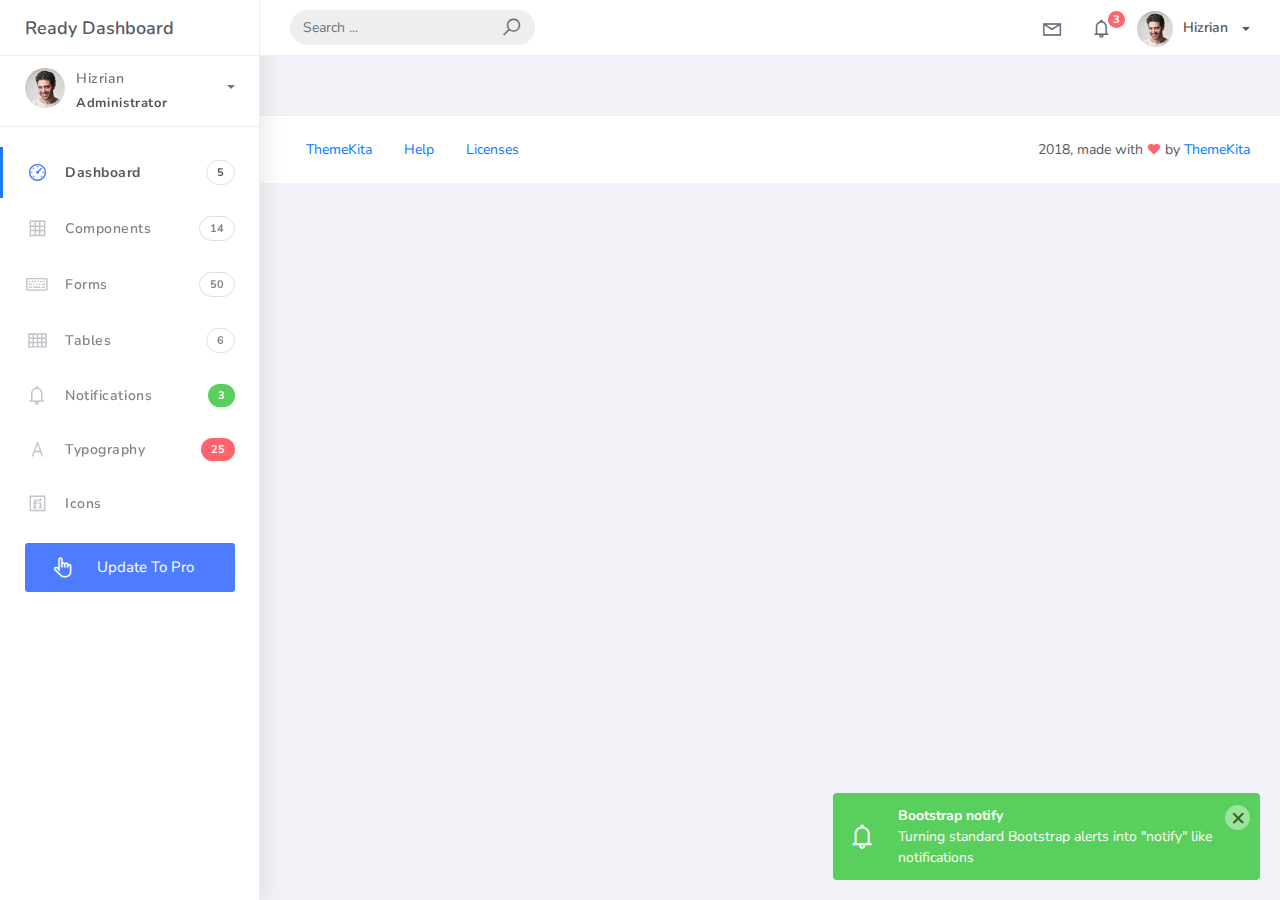
<file: SignalRWebUI/wwwroot/Ready-Bootstrap-Dashboard-master/index.html>
<!DOCTYPE html>
<html>
<head>
	<meta http-equiv="X-UA-Compatible" content="IE=edge,chrome=1" />
	<title>Ready Bootstrap Dashboard</title>
	<meta content='width=device-width, initial-scale=1.0, maximum-scale=1.0, user-scalable=0, shrink-to-fit=no' name='viewport' />
	<link rel="stylesheet" href="assets/css/bootstrap.min.css">
	<link rel="stylesheet" href="https://fonts.googleapis.com/css?family=Nunito:200,200i,300,300i,400,400i,600,600i,700,700i,800,800i,900,900i">
	<link rel="stylesheet" href="assets/css/ready.css">
	<link rel="stylesheet" href="assets/css/demo.css">
</head>
<body>
	<div class="wrapper">
		<div class="main-header">
			<div class="logo-header">
				<a href="index.html" class="logo">
					Ready Dashboard
				</a>
				<button class="navbar-toggler sidenav-toggler ml-auto" type="button" data-toggle="collapse" data-target="collapse" aria-controls="sidebar" aria-expanded="false" aria-label="Toggle navigation">
					<span class="navbar-toggler-icon"></span>
				</button>
				<button class="topbar-toggler more"><i class="la la-ellipsis-v"></i></button>
			</div>
			<nav class="navbar navbar-header navbar-expand-lg">
				<div class="container-fluid">

					<form class="navbar-left navbar-form nav-search mr-md-3" action="">
						<div class="input-group">
							<input type="text" placeholder="Search ..." class="form-control">
							<div class="input-group-append">
								<span class="input-group-text">
									<i class="la la-search search-icon"></i>
								</span>
							</div>
						</div>
					</form>
					<ul class="navbar-nav topbar-nav ml-md-auto align-items-center">
						<li class="nav-item dropdown hidden-caret">
							<a class="nav-link dropdown-toggle" href="#" id="navbarDropdown" role="button" data-toggle="dropdown" aria-haspopup="true" aria-expanded="false">
								<i class="la la-envelope"></i>
							</a>
							<div class="dropdown-menu" aria-labelledby="navbarDropdown">
								<a class="dropdown-item" href="#">Action</a>
								<a class="dropdown-item" href="#">Another action</a>
								<div class="dropdown-divider"></div>
								<a class="dropdown-item" href="#">Something else here</a>
							</div>
						</li>
						<li class="nav-item dropdown hidden-caret">
							<a class="nav-link dropdown-toggle" href="#" id="navbarDropdown" role="button" data-toggle="dropdown" aria-haspopup="true" aria-expanded="false">
								<i class="la la-bell"></i>
								<span class="notification">3</span>
							</a>
							<ul class="dropdown-menu notif-box" aria-labelledby="navbarDropdown">
								<li>
									<div class="dropdown-title">You have 4 new notification</div>
								</li>
								<li>
									<div class="notif-center">
										<a href="#">
											<div class="notif-icon notif-primary"> <i class="la la-user-plus"></i> </div>
											<div class="notif-content">
												<span class="block">
													New user registered
												</span>
												<span class="time">5 minutes ago</span>
											</div>
										</a>
										<a href="#">
											<div class="notif-icon notif-success"> <i class="la la-comment"></i> </div>
											<div class="notif-content">
												<span class="block">
													Rahmad commented on Admin
												</span>
												<span class="time">12 minutes ago</span>
											</div>
										</a>
										<a href="#">
											<div class="notif-img">
												<img src="assets/img/profile2.jpg" alt="Img Profile">
											</div>
											<div class="notif-content">
												<span class="block">
													Reza send messages to you
												</span>
												<span class="time">12 minutes ago</span>
											</div>
										</a>
										<a href="#">
											<div class="notif-icon notif-danger"> <i class="la la-heart"></i> </div>
											<div class="notif-content">
												<span class="block">
													Farrah liked Admin
												</span>
												<span class="time">17 minutes ago</span>
											</div>
										</a>
									</div>
								</li>
								<li>
									<a class="see-all" href="javascript:void(0);"> <strong>See all notifications</strong> <i class="la la-angle-right"></i> </a>
								</li>
							</ul>
						</li>
						<li class="nav-item dropdown">
							<a class="dropdown-toggle profile-pic" data-toggle="dropdown" href="#" aria-expanded="false"> <img src="assets/img/profile.jpg" alt="user-img" width="36" class="img-circle"><span>Hizrian</span></span> </a>
							<ul class="dropdown-menu dropdown-user">
								<li>
									<div class="user-box">
										<div class="u-img"><img src="assets/img/profile.jpg" alt="user"></div>
										<div class="u-text">
											<h4>Hizrian</h4>
											<p class="text-muted">hello@themekita.com</p><a href="profile.html" class="btn btn-rounded btn-danger btn-sm">View Profile</a>
										</div>
									</div>
								</li>
								<div class="dropdown-divider"></div>
								<a class="dropdown-item" href="#"><i class="ti-user"></i> My Profile</a>
								<a class="dropdown-item" href="#"></i> My Balance</a>
								<a class="dropdown-item" href="#"><i class="ti-email"></i> Inbox</a>
								<div class="dropdown-divider"></div>
								<a class="dropdown-item" href="#"><i class="ti-settings"></i> Account Setting</a>
								<div class="dropdown-divider"></div>
								<a class="dropdown-item" href="#"><i class="fa fa-power-off"></i> Logout</a>
							</ul>
							<!-- /.dropdown-user -->
						</li>
					</ul>
				</div>
			</nav>
			</div>
			<div class="sidebar">
				<div class="scrollbar-inner sidebar-wrapper">
					<div class="user">
						<div class="photo">
							<img src="assets/img/profile.jpg">
						</div>
						<div class="info">
							<a class="" data-toggle="collapse" href="#collapseExample" aria-expanded="true">
								<span>
									Hizrian
									<span class="user-level">Administrator</span>
									<span class="caret"></span>
								</span>
							</a>
							<div class="clearfix"></div>

							<div class="collapse in" id="collapseExample" aria-expanded="true" style="">
								<ul class="nav">
									<li>
										<a href="#profile">
											<span class="link-collapse">My Profile</span>
										</a>
									</li>
									<li>
										<a href="#edit">
											<span class="link-collapse">Edit Profile</span>
										</a>
									</li>
									<li>
										<a href="#settings">
											<span class="link-collapse">Settings</span>
										</a>
									</li>
								</ul>
							</div>
						</div>
					</div>
					<ul class="nav">
						<li class="nav-item active">
							<a href="index.html">
								<i class="la la-dashboard"></i>
								<p>Dashboard</p>
								<span class="badge badge-count">5</span>
							</a>
						</li>
						<li class="nav-item">
							<a href="components.html">
								<i class="la la-table"></i>
								<p>Components</p>
								<span class="badge badge-count">14</span>
							</a>
						</li>
						<li class="nav-item">
							<a href="forms.html">
								<i class="la la-keyboard-o"></i>
								<p>Forms</p>
								<span class="badge badge-count">50</span>
							</a>
						</li>
						<li class="nav-item">
							<a href="tables.html">
								<i class="la la-th"></i>
								<p>Tables</p>
								<span class="badge badge-count">6</span>
							</a>
						</li>
						<li class="nav-item">
							<a href="notifications.html">
								<i class="la la-bell"></i>
								<p>Notifications</p>
								<span class="badge badge-success">3</span>
							</a>
						</li>
						<li class="nav-item">
							<a href="typography.html">
								<i class="la la-font"></i>
								<p>Typography</p>
								<span class="badge badge-danger">25</span>
							</a>
						</li>
						<li class="nav-item">
							<a href="icons.html">
								<i class="la la-fonticons"></i>
								<p>Icons</p>
							</a>
						</li>
						<li class="nav-item update-pro">
							<button  data-toggle="modal" data-target="#modalUpdate">
								<i class="la la-hand-pointer-o"></i>
								<p>Update To Pro</p>
							</button>
						</li>
					</ul>
				</div>
			</div>
			<div class="main-panel">
				<div class="content">
					
				</div>
				<footer class="footer">
					<div class="container-fluid">
						<nav class="pull-left">
							<ul class="nav">
								<li class="nav-item">
									<a class="nav-link" href="http://www.themekita.com">
										ThemeKita
									</a>
								</li>
								<li class="nav-item">
									<a class="nav-link" href="#">
										Help
									</a>
								</li>
								<li class="nav-item">
									<a class="nav-link" href="https://themewagon.com/license/#free-item">
										Licenses
									</a>
								</li>
							</ul>
						</nav>
						<div class="copyright ml-auto">
							2018, made with <i class="la la-heart heart text-danger"></i> by <a href="http://www.themekita.com">ThemeKita</a>
						</div>				
					</div>
				</footer>
			</div>
		</div>
	</div>
	<!-- Modal -->
	<div class="modal fade" id="modalUpdate" tabindex="-1" role="dialog" aria-labelledby="modalUpdatePro" aria-hidden="true">
		<div class="modal-dialog modal-dialog-centered" role="document">
			<div class="modal-content">
				<div class="modal-header bg-primary">
					<h6 class="modal-title"><i class="la la-frown-o"></i> Under Development</h6>
					<button type="button" class="close" data-dismiss="modal" aria-label="Close">
						<span aria-hidden="true">&times;</span>
					</button>
				</div>
				<div class="modal-body text-center">									
					<p>Currently the pro version of the <b>Ready Dashboard</b> Bootstrap is in progress development</p>
					<p>
						<b>We'll let you know when it's done</b></p>
				</div>
				<div class="modal-footer">
					<button type="button" class="btn btn-secondary" data-dismiss="modal">Close</button>
				</div>
			</div>
		</div>
	</div>
</body>
<script src="assets/js/core/jquery.3.2.1.min.js"></script>
<script src="assets/js/plugin/jquery-ui-1.12.1.custom/jquery-ui.min.js"></script>
<script src="assets/js/core/popper.min.js"></script>
<script src="assets/js/core/bootstrap.min.js"></script>
<script src="assets/js/plugin/chartist/chartist.min.js"></script>
<script src="assets/js/plugin/chartist/plugin/chartist-plugin-tooltip.min.js"></script>
<script src="assets/js/plugin/bootstrap-notify/bootstrap-notify.min.js"></script>
<script src="assets/js/plugin/bootstrap-toggle/bootstrap-toggle.min.js"></script>
<script src="assets/js/plugin/jquery-mapael/jquery.mapael.min.js"></script>
<script src="assets/js/plugin/jquery-mapael/maps/world_countries.min.js"></script>
<script src="assets/js/plugin/chart-circle/circles.min.js"></script>
<script src="assets/js/plugin/jquery-scrollbar/jquery.scrollbar.min.js"></script>
<script src="assets/js/ready.min.js"></script>
<script src="assets/js/demo.js"></script>
</html>
</file>
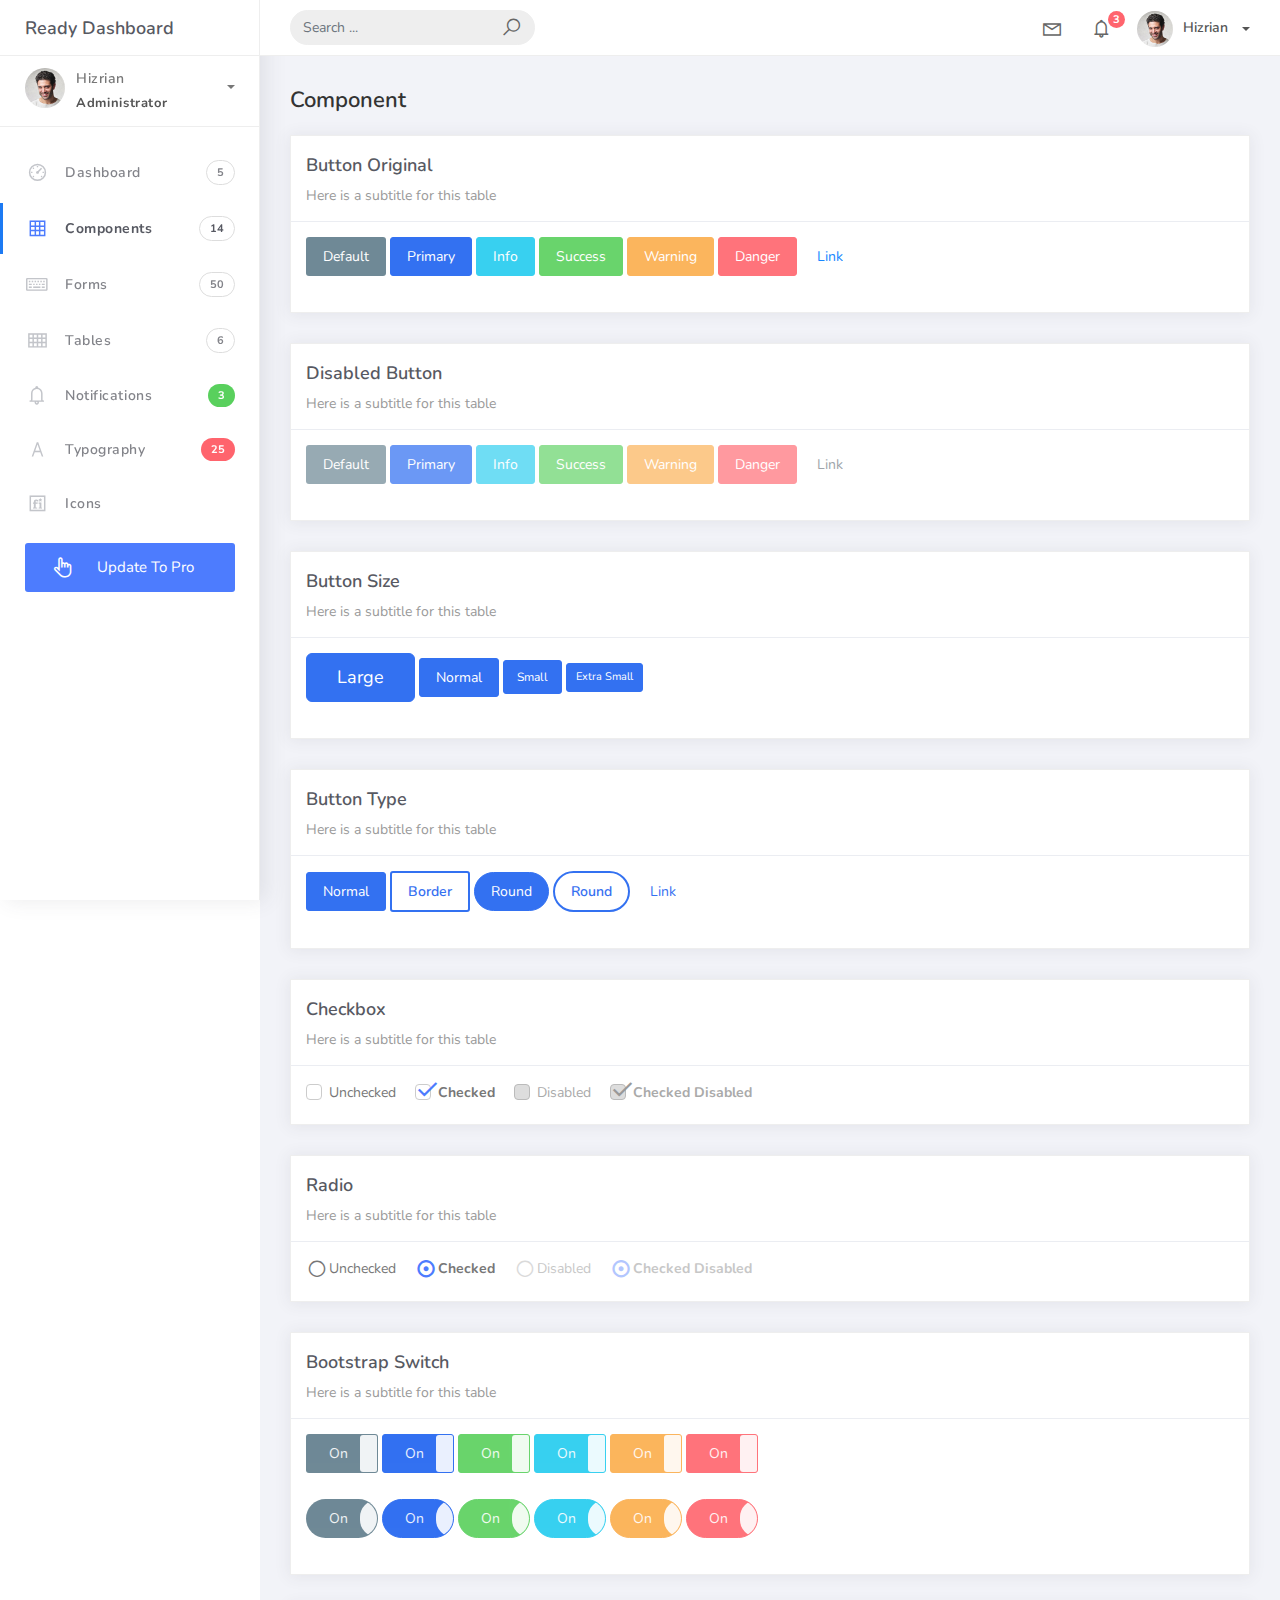
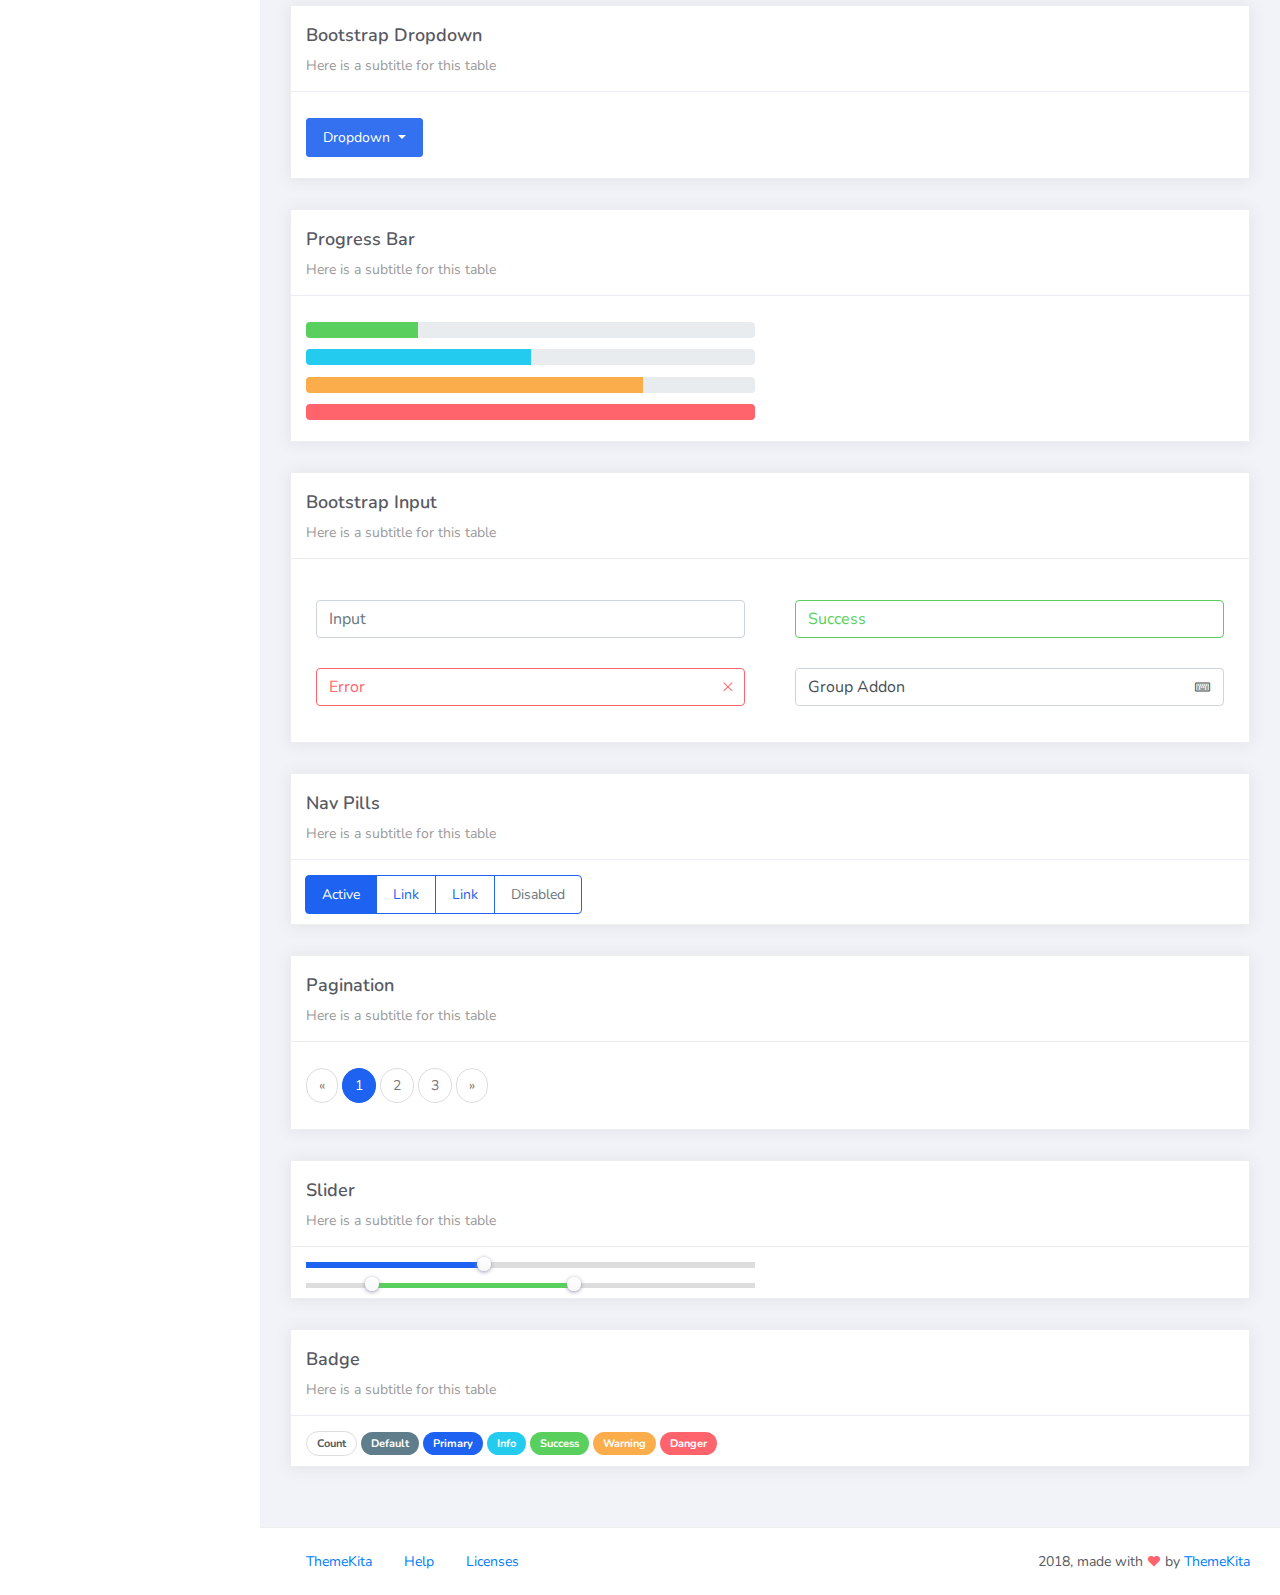
<file: SignalRWebUI/wwwroot/Ready-Bootstrap-Dashboard-master/components.html>
<!DOCTYPE html>
<html>
<head>
	<meta http-equiv="X-UA-Compatible" content="IE=edge,chrome=1" />
	<title>Components - Ready Bootstrap Dashboard</title>
	<meta content='width=device-width, initial-scale=1.0, maximum-scale=1.0, user-scalable=0, shrink-to-fit=no' name='viewport' />
	<link rel="stylesheet" href="assets/css/bootstrap.min.css">
	<link rel="stylesheet" href="https://fonts.googleapis.com/css?family=Nunito:200,200i,300,300i,400,400i,600,600i,700,700i,800,800i,900,900i">
	<link rel="stylesheet" href="assets/css/ready.css">
	<link rel="stylesheet" href="assets/css/demo.css">
</head>
<body>
	<div class="wrapper">
		<div class="main-header">
			<div class="logo-header">
				<a href="index.html" class="logo">
					Ready Dashboard
				</a>
				<button class="navbar-toggler sidenav-toggler ml-auto" type="button" data-toggle="collapse" data-target="collapse" aria-controls="sidebar" aria-expanded="false" aria-label="Toggle navigation">
					<span class="navbar-toggler-icon"></span>
				</button>
				<button class="topbar-toggler more"><i class="la la-ellipsis-v"></i></button>
			</div>
			<nav class="navbar navbar-header navbar-expand-lg">
				<div class="container-fluid">
					
					<form class="navbar-left navbar-form nav-search mr-md-3" action="">
						<div class="input-group">
							<input type="text" placeholder="Search ..." class="form-control">
							<div class="input-group-append">
								<span class="input-group-text">
									<i class="la la-search search-icon"></i>
								</span>
							</div>
						</div>
					</form>
					<ul class="navbar-nav topbar-nav ml-md-auto align-items-center">
						<li class="nav-item dropdown hidden-caret">
							<a class="nav-link dropdown-toggle" href="#" id="navbarDropdown" role="button" data-toggle="dropdown" aria-haspopup="true" aria-expanded="false">
								<i class="la la-envelope"></i>
							</a>
							<div class="dropdown-menu" aria-labelledby="navbarDropdown">
								<a class="dropdown-item" href="#">Action</a>
								<a class="dropdown-item" href="#">Another action</a>
								<div class="dropdown-divider"></div>
								<a class="dropdown-item" href="#">Something else here</a>
							</div>
						</li>
						<li class="nav-item dropdown hidden-caret">
							<a class="nav-link dropdown-toggle" href="#" id="navbarDropdown" role="button" data-toggle="dropdown" aria-haspopup="true" aria-expanded="false">
								<i class="la la-bell"></i>
								<span class="notification">3</span>
							</a>
							<ul class="dropdown-menu notif-box" aria-labelledby="navbarDropdown">
								<li>
									<div class="dropdown-title">You have 4 new notification</div>
								</li>
								<li>
									<div class="notif-center">
										<a href="#">
											<div class="notif-icon notif-primary"> <i class="la la-user-plus"></i> </div>
											<div class="notif-content">
												<span class="block">
													New user registered
												</span>
												<span class="time">5 minutes ago</span> 
											</div>
										</a>
										<a href="#">
											<div class="notif-icon notif-success"> <i class="la la-comment"></i> </div>
											<div class="notif-content">
												<span class="block">
													Rahmad commented on Admin
												</span>
												<span class="time">12 minutes ago</span> 
											</div>
										</a>
										<a href="#">
											<div class="notif-img"> 
												<img src="assets/img/profile2.jpg" alt="Img Profile">
											</div>
											<div class="notif-content">
												<span class="block">
													Reza send messages to you
												</span>
												<span class="time">12 minutes ago</span> 
											</div>
										</a>
										<a href="#">
											<div class="notif-icon notif-danger"> <i class="la la-heart"></i> </div>
											<div class="notif-content">
												<span class="block">
													Farrah liked Admin
												</span>
												<span class="time">17 minutes ago</span> 
											</div>
										</a>
									</div>
								</li>
								<li>
									<a class="see-all" href="javascript:void(0);"> <strong>See all notifications</strong> <i class="la la-angle-right"></i> </a>
								</li>
							</ul>
						</li>
						<li class="nav-item dropdown">
							<a class="dropdown-toggle profile-pic" data-toggle="dropdown" href="#" aria-expanded="false"> <img src="assets/img/profile.jpg" alt="user-img" width="36" class="img-circle"><span >Hizrian</span></span> </a>
							<ul class="dropdown-menu dropdown-user">
								<li>
									<div class="user-box">
										<div class="u-img"><img src="assets/img/profile.jpg" alt="user"></div>
										<div class="u-text">
											<h4>Hizrian</h4>
											<p class="text-muted">hello@themekita.com</p><a href="profile.html" class="btn btn-rounded btn-danger btn-sm">View Profile</a></div>
										</div>
									</li>
									<div class="dropdown-divider"></div>
									<a class="dropdown-item" href="#"><i class="ti-user"></i> My Profile</a>
									<a class="dropdown-item" href="#"></i> My Balance</a>
									<a class="dropdown-item" href="#"><i class="ti-email"></i> Inbox</a>
									<div class="dropdown-divider"></div>
									<a class="dropdown-item" href="#"><i class="ti-settings"></i> Account Setting</a>
									<div class="dropdown-divider"></div>
									<a class="dropdown-item" href="#"><i class="fa fa-power-off"></i> Logout</a>
								</ul>
								<!-- /.dropdown-user -->
							</li>
						</ul>
					</div>
				</nav>
			</div>
			<div class="sidebar">
				<div class="scrollbar-inner sidebar-wrapper">
					<div class="user">
						<div class="photo">
							<img src="assets/img/profile.jpg">
						</div>
						<div class="info">
							<a class="" data-toggle="collapse" href="#collapseExample" aria-expanded="true">
								<span>
									Hizrian
									<span class="user-level">Administrator</span>
									<span class="caret"></span>
								</span>
							</a>
							<div class="clearfix"></div>

							<div class="collapse in" id="collapseExample" aria-expanded="true" style="">
								<ul class="nav">
									<li>
										<a href="#profile">
											<span class="link-collapse">My Profile</span>
										</a>
									</li>
									<li>
										<a href="#edit">
											<span class="link-collapse">Edit Profile</span>
										</a>
									</li>
									<li>
										<a href="#settings">
											<span class="link-collapse">Settings</span>
										</a>
									</li>
								</ul>
							</div>
						</div>
					</div>
					<ul class="nav">
						<li class="nav-item">
							<a href="index.html">
								<i class="la la-dashboard"></i>
								<p>Dashboard</p>
								<span class="badge badge-count">5</span>
							</a>
						</li>
						<li class="nav-item active">
							<a href="components.html">
								<i class="la la-table"></i>
								<p>Components</p>
								<span class="badge badge-count">14</span>
							</a>
						</li>
						<li class="nav-item">
							<a href="forms.html">
								<i class="la la-keyboard-o"></i>
								<p>Forms</p>
								<span class="badge badge-count">50</span>
							</a>
						</li>
						<li class="nav-item">
							<a href="tables.html">
								<i class="la la-th"></i>
								<p>Tables</p>
								<span class="badge badge-count">6</span>
							</a>
						</li>
						<li class="nav-item">
							<a href="notifications.html">
								<i class="la la-bell"></i>
								<p>Notifications</p>
								<span class="badge badge-success">3</span>
							</a>
						</li>
						<li class="nav-item">
							<a href="typography.html">
								<i class="la la-font"></i>
								<p>Typography</p>
								<span class="badge badge-danger">25</span>
							</a>
						</li>
						<li class="nav-item">
							<a href="icons.html">
								<i class="la la-fonticons"></i>
								<p>Icons</p>
							</a>
						</li>
						<li class="nav-item update-pro">
							<button  data-toggle="modal" data-target="#modalUpdate">
								<i class="la la-hand-pointer-o"></i>
								<p>Update To Pro</p>
							</button>
						</li>
					</ul>
				</div>
			</div>
			<div class="main-panel">
				<div class="content">
					<div class="container-fluid">
						<h4 class="page-title">Component</h4>
						<div class="row">
							<div class="col-md-12">
								<div class="card">
									<div class="card-header">
										<h4 class="card-title">Button Original</h4>
										<p class="card-category">Here is a subtitle for this table</p>
									</div>
									<div class="card-body">
										<p class="demo">
											<button class="btn btn-default">Default</button>

											<button class="btn btn-primary">Primary</button>

											<button class="btn btn-info">Info</button>

											<button class="btn btn-success">Success</button>

											<button class="btn btn-warning">Warning</button>

											<button class="btn btn-danger">Danger</button>

											<button class="btn btn-link">Link</button>
										</p>
									</div>
								</div>
							</div>
							<div class="col-md-12">
								<div class="card">
									<div class="card-header">
										<h4 class="card-title">Disabled Button</h4>
										<p class="card-category">Here is a subtitle for this table</p>
									</div>
									<div class="card-body">
										<p class="demo">
											<button class="btn btn-default" disabled="disabled">Default</button>

											<button class="btn btn-primary" disabled="disabled">Primary</button>

											<button class="btn btn-info" disabled="disabled">Info</button>

											<button class="btn btn-success" disabled="disabled">Success</button>

											<button class="btn btn-warning" disabled="disabled">Warning</button>

											<button class="btn btn-danger" disabled="disabled">Danger</button>

											<button class="btn btn-link" disabled>Link</button>
										</p>
									</div>
								</div>
							</div>
							<div class="col-md-12">
								<div class="card">
									<div class="card-header">
										<h4 class="card-title">Button Size</h4>
										<p class="card-category">Here is a subtitle for this table</p>
									</div>
									<div class="card-body">
										<p class="demo">
											<button class="btn btn-primary btn-lg">Large</button>

											<button class="btn btn-primary">Normal</button>

											<button class="btn btn-primary btn-sm">Small</button>

											<button class="btn btn-primary btn-xs">Extra Small</button>
										</p>
									</div>
								</div>
							</div>
							<div class="col-md-12">
								<div class="card">
									<div class="card-header">
										<h4 class="card-title">Button Type</h4>
										<p class="card-category">Here is a subtitle for this table</p>
									</div>
									<div class="card-body">
										<p class="demo">
											<button class="btn btn-primary">Normal</button>
											<button class="btn btn-primary btn-border">Border</button>

											<button class="btn btn-primary btn-round">Round</button>

											<button class="btn btn-primary btn-border btn-round">Round</button>

											<button class="btn btn-primary btn-link">Link</button>
										</p>
									</div>
								</div>
							</div>
							<div class="col-md-12">
								<div class="card">
									<div class="card-header">
										<h4 class="card-title">Checkbox</h4>
										<p class="card-category">Here is a subtitle for this table</p>
									</div>
									<div class="card-body">
										<p class="demo">
											<label class="form-check-label">
												<input class="form-check-input" type="checkbox" value="">
												<span class="form-check-sign">Unchecked</span>
											</label>

											<label class="form-check-label">
												<input class="form-check-input" type="checkbox" value="" checked>
												<span class="form-check-sign">Checked</span>
											</label>

											<label class="form-check-label">
												<input class="form-check-input" type="checkbox" value="" disabled>
												<span class="form-check-sign">Disabled</span>
											</label>

											<label class="form-check-label">
												<input class="form-check-input" type="checkbox" value="" checked disabled>
												<span class="form-check-sign">Checked Disabled</span>
											</label>
										</p>
									</div>
								</div>
							</div>
							<div class="col-md-12">
								<div class="card">
									<div class="card-header">
										<h4 class="card-title">Radio</h4>
										<p class="card-category">Here is a subtitle for this table</p>
									</div>
									<div class="card-body">
										<p class="demo">
											<label class="form-radio-label">
												<input class="form-radio-input" type="radio" name="optionsRadios" value="">
												<span class="form-radio-sign">Unchecked</span>
											</label>
											<label class="form-radio-label">
												<input class="form-radio-input" type="radio" name="optionsRadios" value="" checked>
												<span class="form-radio-sign">Checked</span>
											</label>
											<label class="form-radio-label">
												<input class="form-radio-input" type="radio" value="" disabled>
												<span class="form-radio-sign">Disabled</span>
											</label>
											<label class="form-radio-label">
												<input class="form-radio-input" type="radio" value="" checked disabled>
												<span class="form-radio-sign">Checked Disabled</span>
											</label>
										</p>
									</div>
								</div>
							</div>
							<div class="col-md-12">
								<div class="card">
									<div class="card-header">
										<h4 class="card-title">Bootstrap Switch</h4>
										<p class="card-category">Here is a subtitle for this table</p>
									</div>
									<div class="card-body">
										<p class="demo">
											<input type="checkbox" checked data-toggle="toggle" data-onstyle="default">
											<input type="checkbox" checked data-toggle="toggle" data-onstyle="primary">
											<input type="checkbox" checked data-toggle="toggle" data-onstyle="success">
											<input type="checkbox" checked data-toggle="toggle" data-onstyle="info">
											<input type="checkbox" checked data-toggle="toggle" data-onstyle="warning">
											<input type="checkbox" checked data-toggle="toggle" data-onstyle="danger">
										</p>
										<p class="demo">
											<input type="checkbox" checked data-toggle="toggle" data-onstyle="default" data-style="btn-round">
											<input type="checkbox" checked data-toggle="toggle" data-onstyle="primary" data-style="btn-round">
											<input type="checkbox" checked data-toggle="toggle" data-onstyle="success" data-style="btn-round">
											<input type="checkbox" checked data-toggle="toggle" data-onstyle="info" data-style="btn-round">
											<input type="checkbox" checked data-toggle="toggle" data-onstyle="warning" data-style="btn-round">
											<input type="checkbox" checked data-toggle="toggle" data-onstyle="danger" data-style="btn-round">
										</p>
									</div>
								</div>
							</div>
							<div class="col-md-12">
								<div class="card">
									<div class="card-header">
										<h4 class="card-title">Bootstrap Dropdown</h4>
										<p class="card-category">Here is a subtitle for this table</p>
									</div>
									<div class="card-body">
										<p class="demo">
											<div class="dropdown">

												<button class="btn btn-primary dropdown-toggle" type="button" id="dropdownMenu1" data-toggle="dropdown">

													Dropdown

												</button>

												<ul class="dropdown-menu" role="menu" aria-labelledby="dropdownMenu">

													<a class="dropdown-item" href="#">Action</a>
													<a class="dropdown-item" href="#">Another action</a>
													<div class="dropdown-divider"></div>
													<a class="dropdown-item" href="#">Something else here</a>

												</ul>

											</div>
										</p>
									</div>
								</div>
							</div>
							<div class="col-md-12">
								<div class="card">
									<div class="card-header">
										<h4 class="card-title">Progress Bar</h4>
										<p class="card-category">Here is a subtitle for this table</p>
									</div>
									<div class="card-body">
										<div class="row">
											<div class="col-md-6">
												<p class="demo">
													<div class="progress">
														<div class="progress-bar bg-success" role="progressbar" style="width: 25%" aria-valuenow="25" aria-valuemin="0" aria-valuemax="100"></div>
													</div>
												</p>
												<p class="demo">
													<div class="progress">
														<div class="progress-bar bg-info" role="progressbar" style="width: 50%" aria-valuenow="50" aria-valuemin="0" aria-valuemax="100"></div>
													</div>
												</p>
												<p class="demo">
													<div class="progress">
														<div class="progress-bar bg-warning" role="progressbar" style="width: 75%" aria-valuenow="75" aria-valuemin="0" aria-valuemax="100"></div>
													</div>
												</p>
												<p class="demo">
													<div class="progress">
														<div class="progress-bar bg-danger" role="progressbar" style="width: 100%" aria-valuenow="100" aria-valuemin="0" aria-valuemax="100"></div>
													</div>
												</p>
											</div>
										</div>
									</div>
								</div>
							</div>
							<div class="col-md-12">
								<div class="card">
									<div class="card-header">
										<h4 class="card-title">Bootstrap Input</h4>
										<p class="card-category">Here is a subtitle for this table</p>
									</div>
									<div class="card-body">
										<p class="demo">
											<div class="row">
												<div class="col-md-6">
													<div class="form-group">

														<input type="text" value="" placeholder="Input" class="form-control" />

													</div>
												</div>

												<div class="col-md-6">
													<div class="form-group has-success">

														<input type="text" value="Success" class="form-control" />

													</div>
												</div>

												<div class="col-md-6">
													<div class="form-group has-error has-feedback">

														<input type="text" value="Error" class="form-control" />

														<span class="la la-times form-control-feedback"></span>

													</div>
												</div>

												<div class="col-md-6">
													<div class="form-group">
														<div class="input-group has-icon">

															<input type="text" value="Group Addon" class="form-control">

															<div class="input-group-append">
																<span class="input-group-text input-group-icon"><i class="la la-keyboard-o"></i></span>
															</div>
														</div>
													</div>
												</div>
											</div>
										</p>
									</div>
								</div>
							</div>
							<div class="col-md-12">
								<div class="card">
									<div class="card-header">
										<h4 class="card-title">Nav Pills</h4>
										<p class="card-category">Here is a subtitle for this table</p>
									</div>
									<div class="card-body">
										<ul class="nav nav-pills nav-primary">
											<li class="nav-item">
												<a class="nav-link active" href="#">Active</a>
											</li>
											<li class="nav-item">
												<a class="nav-link" href="#">Link</a>
											</li>
											<li class="nav-item">
												<a class="nav-link" href="#">Link</a>
											</li>
											<li class="nav-item">
												<a class="nav-link disabled" href="#">Disabled</a>
											</li>
										</ul>
									</div>
								</div>
							</div>
							<div class="col-md-12">
								<div class="card">
									<div class="card-header">
										<h4 class="card-title">Pagination</h4>
										<p class="card-category">Here is a subtitle for this table</p>
									</div>
									<div class="card-body">
										<p class="demo">
											<ul class="pagination pg-primary">
												<li class="page-item">
													<a class="page-link" href="#" aria-label="Previous">
														<span aria-hidden="true">&laquo;</span>
														<span class="sr-only">Previous</span>
													</a>
												</li>
												<li class="page-item active"><a class="page-link" href="#">1</a></li>
												<li class="page-item"><a class="page-link" href="#">2</a></li>
												<li class="page-item"><a class="page-link" href="#">3</a></li>
												<li class="page-item">
													<a class="page-link" href="#" aria-label="Next">
														<span aria-hidden="true">&raquo;</span>
														<span class="sr-only">Next</span>
													</a>
												</li>
											</ul>
										</p>
									</div>
								</div>
							</div>
							<div class="col-md-12">
								<div class="card">
									<div class="card-header">
										<h4 class="card-title">Slider</h4>
										<p class="card-category">Here is a subtitle for this table</p>
									</div>
									<div class="card-body">
										<div class="demo">
											<div class="row">
												<div class="col-md-6">
													<div id="slider" class="slider-primary"></div>

													<div id="slider-range" class="slider-success"></div>
												</div>
											</div>
										</div>
									</div>
								</div>
							</div>
							<div class="col-md-12">
								<div class="card">
									<div class="card-header">
										<h4 class="card-title">Badge</h4>
										<p class="card-category">Here is a subtitle for this table</p>
									</div>
									<div class="card-body">
										<span class="badge badge-count">Count</span>
										<span class="badge badge-default">Default</span>
										<span class="badge badge-primary">Primary</span>
										<span class="badge badge-info">Info</span>
										<span class="badge badge-success">Success</span>
										<span class="badge badge-warning">Warning</span>
										<span class="badge badge-danger">Danger</span>
									</div>
								</div>
							</div>
						</div>
					</div>
				</div>
				<footer class="footer">
					<div class="container-fluid">
						<nav class="pull-left">
							<ul class="nav">
								<li class="nav-item">
									<a class="nav-link" href="http://www.themekita.com">
										ThemeKita
									</a>
								</li>
								<li class="nav-item">
									<a class="nav-link" href="#">
										Help
									</a>
								</li>
								<li class="nav-item">
									<a class="nav-link" href="https://themewagon.com/license/#free-item">
										Licenses
									</a>
								</li>
							</ul>
						</nav>
						<div class="copyright ml-auto">
							2018, made with <i class="la la-heart heart text-danger"></i> by <a href="http://www.themekita.com">ThemeKita</a>
						</div>				
					</div>
				</footer>
			</div>
		</div>
	</div>
	<!-- Modal -->
	<div class="modal fade" id="modalUpdate" tabindex="-1" role="dialog" aria-labelledby="modalUpdatePro" aria-hidden="true">
		<div class="modal-dialog modal-dialog-centered" role="document">
			<div class="modal-content">
				<div class="modal-header bg-primary">
					<h6 class="modal-title"><i class="la la-frown-o"></i> Under Development</h6>
					<button type="button" class="close" data-dismiss="modal" aria-label="Close">
						<span aria-hidden="true">&times;</span>
					</button>
				</div>
				<div class="modal-body text-center">									
					<p>Currently the pro version of the <b>Ready Dashboard</b> Bootstrap is in progress development</p>
					<p>
					<b>We'll let you know when it's done</b></p>
				</div>
				<div class="modal-footer">
					<button type="button" class="btn btn-secondary" data-dismiss="modal">Close</button>
				</div>
			</div>
		</div>
	</div>
</body>
<script src="assets/js/core/jquery.3.2.1.min.js"></script>
<script src="assets/js/plugin/jquery-ui-1.12.1.custom/jquery-ui.min.js"></script>
<script src="assets/js/core/popper.min.js"></script>
<script src="assets/js/core/bootstrap.min.js"></script>
<script src="assets/js/plugin/chartist/chartist.min.js"></script>
<script src="assets/js/plugin/chartist/plugin/chartist-plugin-tooltip.min.js"></script>
<script src="assets/js/plugin/bootstrap-notify/bootstrap-notify.min.js"></script>
<script src="assets/js/plugin/bootstrap-toggle/bootstrap-toggle.min.js"></script>
<script src="assets/js/plugin/jquery-mapael/jquery.mapael.min.js"></script>
<script src="assets/js/plugin/jquery-mapael/maps/world_countries.min.js"></script>
<script src="assets/js/plugin/chart-circle/circles.min.js"></script>
<script src="assets/js/plugin/jquery-scrollbar/jquery.scrollbar.min.js"></script>
<script src="assets/js/ready.min.js"></script>
<script>
	$( function() {
		$( "#slider" ).slider({
			range: "min",
			max: 100,
			value: 40,
		});
		$( "#slider-range" ).slider({
			range: true,
			min: 0,
			max: 500,
			values: [ 75, 300 ]
		});
	} );
</script>
</html>
</file>
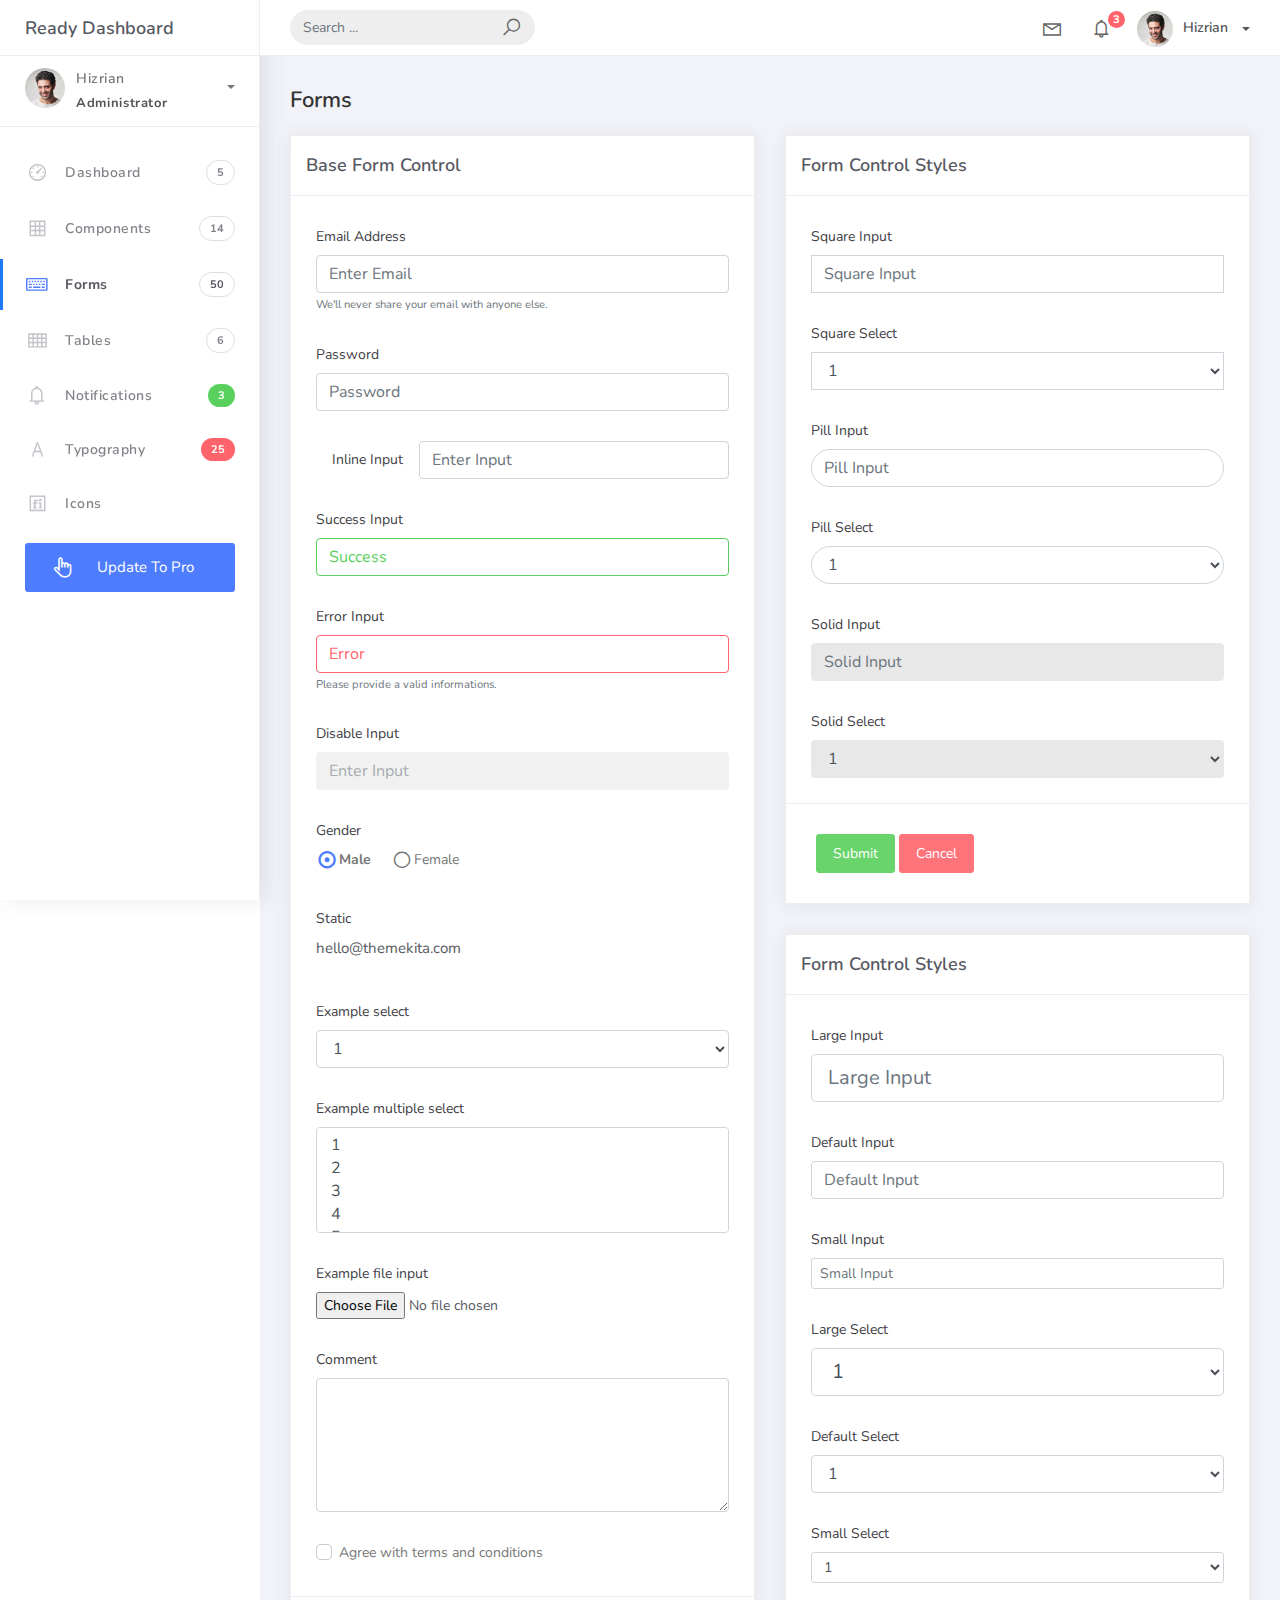
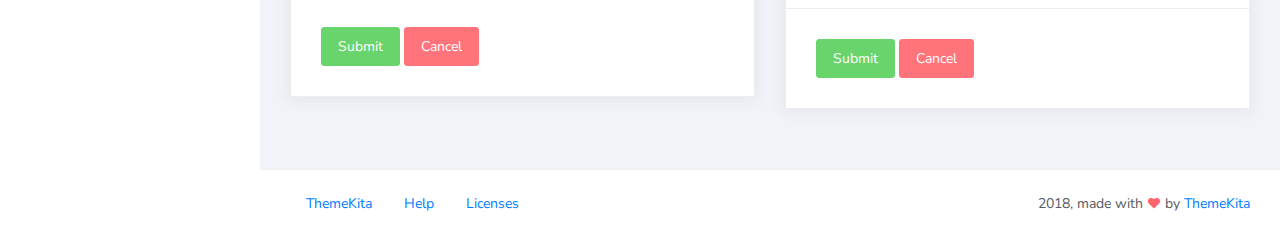
<file: SignalRWebUI/wwwroot/Ready-Bootstrap-Dashboard-master/forms.html>
<!DOCTYPE html>
<html>
<head>
	<meta http-equiv="X-UA-Compatible" content="IE=edge,chrome=1" />
	<title>Forms - Ready Bootstrap Dashboard</title>
	<meta content='width=device-width, initial-scale=1.0, maximum-scale=1.0, user-scalable=0, shrink-to-fit=no' name='viewport' />
	<link rel="stylesheet" href="assets/css/bootstrap.min.css">
	<link rel="stylesheet" href="https://fonts.googleapis.com/css?family=Nunito:200,200i,300,300i,400,400i,600,600i,700,700i,800,800i,900,900i">
	<link rel="stylesheet" href="assets/css/ready.css">
	<link rel="stylesheet" href="assets/css/demo.css">
</head>
<body>
	<div class="wrapper">
		<div class="main-header">
			<div class="logo-header">
				<a href="index.html" class="logo">
					Ready Dashboard
				</a>
				<button class="navbar-toggler sidenav-toggler ml-auto" type="button" data-toggle="collapse" data-target="collapse" aria-controls="sidebar" aria-expanded="false" aria-label="Toggle navigation">
					<span class="navbar-toggler-icon"></span>
				</button>
				<button class="topbar-toggler more"><i class="la la-ellipsis-v"></i></button>
			</div>
			<nav class="navbar navbar-header navbar-expand-lg">
				<div class="container-fluid">
					
					<form class="navbar-left navbar-form nav-search mr-md-3" action="">
						<div class="input-group">
							<input type="text" placeholder="Search ..." class="form-control">
							<div class="input-group-append">
								<span class="input-group-text">
									<i class="la la-search search-icon"></i>
								</span>
							</div>
						</div>
					</form>
					<ul class="navbar-nav topbar-nav ml-md-auto align-items-center">
						<li class="nav-item dropdown hidden-caret">
							<a class="nav-link dropdown-toggle" href="#" id="navbarDropdown" role="button" data-toggle="dropdown" aria-haspopup="true" aria-expanded="false">
								<i class="la la-envelope"></i>
							</a>
							<div class="dropdown-menu" aria-labelledby="navbarDropdown">
								<a class="dropdown-item" href="#">Action</a>
								<a class="dropdown-item" href="#">Another action</a>
								<div class="dropdown-divider"></div>
								<a class="dropdown-item" href="#">Something else here</a>
							</div>
						</li>
						<li class="nav-item dropdown hidden-caret">
							<a class="nav-link dropdown-toggle" href="#" id="navbarDropdown" role="button" data-toggle="dropdown" aria-haspopup="true" aria-expanded="false">
								<i class="la la-bell"></i>
								<span class="notification">3</span>
							</a>
							<ul class="dropdown-menu notif-box" aria-labelledby="navbarDropdown">
								<li>
									<div class="dropdown-title">You have 4 new notification</div>
								</li>
								<li>
									<div class="notif-center">
										<a href="#">
											<div class="notif-icon notif-primary"> <i class="la la-user-plus"></i> </div>
											<div class="notif-content">
												<span class="block">
													New user registered
												</span>
												<span class="time">5 minutes ago</span> 
											</div>
										</a>
										<a href="#">
											<div class="notif-icon notif-success"> <i class="la la-comment"></i> </div>
											<div class="notif-content">
												<span class="block">
													Rahmad commented on Admin
												</span>
												<span class="time">12 minutes ago</span> 
											</div>
										</a>
										<a href="#">
											<div class="notif-img"> 
												<img src="assets/img/profile2.jpg" alt="Img Profile">
											</div>
											<div class="notif-content">
												<span class="block">
													Reza send messages to you
												</span>
												<span class="time">12 minutes ago</span> 
											</div>
										</a>
										<a href="#">
											<div class="notif-icon notif-danger"> <i class="la la-heart"></i> </div>
											<div class="notif-content">
												<span class="block">
													Farrah liked Admin
												</span>
												<span class="time">17 minutes ago</span> 
											</div>
										</a>
									</div>
								</li>
								<li>
									<a class="see-all" href="javascript:void(0);"> <strong>See all notifications</strong> <i class="la la-angle-right"></i> </a>
								</li>
							</ul>
						</li>
						<li class="nav-item dropdown">
							<a class="dropdown-toggle profile-pic" data-toggle="dropdown" href="#" aria-expanded="false"> <img src="assets/img/profile.jpg" alt="user-img" width="36" class="img-circle"><span >Hizrian</span></span> </a>
							<ul class="dropdown-menu dropdown-user">
								<li>
									<div class="user-box">
										<div class="u-img"><img src="assets/img/profile.jpg" alt="user"></div>
										<div class="u-text">
											<h4>Hizrian</h4>
											<p class="text-muted">hello@themekita.com</p><a href="profile.html" class="btn btn-rounded btn-danger btn-sm">View Profile</a></div>
										</div>
									</li>
									<div class="dropdown-divider"></div>
									<a class="dropdown-item" href="#"><i class="ti-user"></i> My Profile</a>
									<a class="dropdown-item" href="#"></i> My Balance</a>
									<a class="dropdown-item" href="#"><i class="ti-email"></i> Inbox</a>
									<div class="dropdown-divider"></div>
									<a class="dropdown-item" href="#"><i class="ti-settings"></i> Account Setting</a>
									<div class="dropdown-divider"></div>
									<a class="dropdown-item" href="#"><i class="fa fa-power-off"></i> Logout</a>
								</ul>
								<!-- /.dropdown-user -->
							</li>
						</ul>
					</div>
				</nav>
			</div>
			<div class="sidebar">
				<div class="scrollbar-inner sidebar-wrapper">
					<div class="user">
						<div class="photo">
							<img src="assets/img/profile.jpg">
						</div>
						<div class="info">
							<a class="" data-toggle="collapse" href="#collapseExample" aria-expanded="true">
								<span>
									Hizrian
									<span class="user-level">Administrator</span>
									<span class="caret"></span>
								</span>
							</a>
							<div class="clearfix"></div>

							<div class="collapse in" id="collapseExample" aria-expanded="true" style="">
								<ul class="nav">
									<li>
										<a href="#profile">
											<span class="link-collapse">My Profile</span>
										</a>
									</li>
									<li>
										<a href="#edit">
											<span class="link-collapse">Edit Profile</span>
										</a>
									</li>
									<li>
										<a href="#settings">
											<span class="link-collapse">Settings</span>
										</a>
									</li>
								</ul>
							</div>
						</div>
					</div>
					<ul class="nav">
						<li class="nav-item">
							<a href="index.html">
								<i class="la la-dashboard"></i>
								<p>Dashboard</p>
								<span class="badge badge-count">5</span>
							</a>
						</li>
						<li class="nav-item">
							<a href="components.html">
								<i class="la la-table"></i>
								<p>Components</p>
								<span class="badge badge-count">14</span>
							</a>
						</li>
						<li class="nav-item active">
							<a href="forms.html">
								<i class="la la-keyboard-o"></i>
								<p>Forms</p>
								<span class="badge badge-count">50</span>
							</a>
						</li>
						<li class="nav-item">
							<a href="tables.html">
								<i class="la la-th"></i>
								<p>Tables</p>
								<span class="badge badge-count">6</span>
							</a>
						</li>
						<li class="nav-item">
							<a href="notifications.html">
								<i class="la la-bell"></i>
								<p>Notifications</p>
								<span class="badge badge-success">3</span>
							</a>
						</li>
						<li class="nav-item">
							<a href="typography.html">
								<i class="la la-font"></i>
								<p>Typography</p>
								<span class="badge badge-danger">25</span>
							</a>
						</li>
						<li class="nav-item">
							<a href="icons.html">
								<i class="la la-fonticons"></i>
								<p>Icons</p>
							</a>
						</li>
						<li class="nav-item update-pro">
							<button  data-toggle="modal" data-target="#modalUpdate">
								<i class="la la-hand-pointer-o"></i>
								<p>Update To Pro</p>
							</button>
						</li>
					</ul>
				</div>
			</div>
			<div class="main-panel">
				<div class="content">
					<div class="container-fluid">
						<h4 class="page-title">Forms</h4>
						<div class="row">
							<div class="col-md-6">
								<div class="card">
									<div class="card-header">
										<div class="card-title">Base Form Control</div>
									</div>
									<div class="card-body">
										<div class="form-group">
											<label for="email">Email Address</label>
											<input type="email" class="form-control" id="email" placeholder="Enter Email">
											<small id="emailHelp" class="form-text text-muted">We'll never share your email with anyone else.</small>
										</div>
										<div class="form-group">
											<label for="password">Password</label>
											<input type="password" class="form-control" id="password" placeholder="Password">
										</div>
										<div class="form-group form-inline">
											<label for="inlineinput" class="col-md-3 col-form-label">Inline Input</label>
											<div class="col-md-9 p-0">
												<input type="text" class="form-control input-full" id="inlineinput" placeholder="Enter Input">
											</div>
										</div>
										<div class="form-group has-success">
											<label for="successInput">Success Input</label>
											<input type="text" id="successInput" value="Success" class="form-control">
										</div>
										<div class="form-group has-error has-feedback">
											<label for="errorInput">Error Input</label>
											<input type="text" id="errorInput" value="Error" class="form-control">
											<small id="emailHelp" class="form-text text-muted">Please provide a valid informations.</small>
										</div>
										<div class="form-group">
											<label for="disableinput">Disable Input</label>
											<input type="text" class="form-control" id="disableinput" placeholder="Enter Input" disabled>
										</div>
										<div class="form-check">
											<label>Gender</label><br/>
											<label class="form-radio-label">
												<input class="form-radio-input" type="radio" name="optionsRadios" value=""  checked="">
												<span class="form-radio-sign">Male</span>
											</label>
											<label class="form-radio-label ml-3">
												<input class="form-radio-input" type="radio" name="optionsRadios" value="">
												<span class="form-radio-sign">Female</span>
											</label>
										</div>
										<div class="form-group">
											<label class="control-label">
												Static
											</label> <!----> <p class="form-control-static">hello@themekita.com</p> <!---->  <!----></div>
											<div class="form-group">
												<label for="exampleFormControlSelect1">Example select</label>
												<select class="form-control" id="exampleFormControlSelect1">
													<option>1</option>
													<option>2</option>
													<option>3</option>
													<option>4</option>
													<option>5</option>
												</select>
											</div>
											<div class="form-group">
												<label for="exampleFormControlSelect2">Example multiple select</label>
												<select multiple class="form-control" id="exampleFormControlSelect2">
													<option>1</option>
													<option>2</option>
													<option>3</option>
													<option>4</option>
													<option>5</option>
												</select>
											</div>
											<div class="form-group">
												<label for="exampleFormControlFile1">Example file input</label>
												<input type="file" class="form-control-file" id="exampleFormControlFile1">
											</div>
											<div class="form-group">
												<label for="comment">Comment</label>
												<textarea class="form-control" id="comment" rows="5">

												</textarea>
											</div>
											<div class="form-check">
												<label class="form-check-label">
													<input class="form-check-input" type="checkbox" value="">
													<span class="form-check-sign">Agree with terms and conditions</span>
												</label>
											</div>
										</div>
										<div class="card-action">
											<button class="btn btn-success">Submit</button>
											<button class="btn btn-danger">Cancel</button>
										</div>
									</div>
								</div>
								<div class="col-md-6">
									<div class="card">
										<div class="card-header">
											<div class="card-title">Form Control Styles</div>
										</div>
										<div class="card-body">
											<div class="form-group">
												<label for="squareInput">Square Input</label>
												<input type="text" class="form-control input-square" id="squareInput" placeholder="Square Input">
											</div>
											<div class="form-group">
												<label for="squareSelect">Square Select</label>
												<select class="form-control input-square" id="squareSelect">
													<option>1</option>
													<option>2</option>
													<option>3</option>
													<option>4</option>
													<option>5</option>
												</select>
											</div>
											<div class="form-group">
												<label for="pillInput">Pill Input</label>
												<input type="text" class="form-control input-pill" id="pillInput" placeholder="Pill Input">
											</div>
											<div class="form-group">
												<label for="pillSelect">Pill Select</label>
												<select class="form-control input-pill" id="pillSelect">
													<option>1</option>
													<option>2</option>
													<option>3</option>
													<option>4</option>
													<option>5</option>
												</select>
											</div>
											<div class="form-group">
												<label for="solidInput">Solid Input</label>
												<input type="text" class="form-control input-solid" id="solidInput" placeholder="Solid Input">
											</div>
											<div class="form-group">
												<label for="solidSelect">Solid Select</label>
												<select class="form-control input-solid" id="solidSelect">
													<option>1</option>
													<option>2</option>
													<option>3</option>
													<option>4</option>
													<option>5</option>
												</select>
											</div>											
										</div>
										<div class="card-action">
											<button class="btn btn-success">Submit</button>
											<button class="btn btn-danger">Cancel</button>
										</div>
									</div>
									<div class="card">
										<div class="card-header">
											<div class="card-title">Form Control Styles</div>
										</div>
										<div class="card-body">
											<div class="form-group">
												<label for="largeInput">Large Input</label>
												<input type="text" class="form-control form-control-lg" id="largeInput" placeholder="Large Input">
											</div>
											<div class="form-group">
												<label for="largeInput">Default Input</label>
												<input type="text" class="form-control form-control" id="defaultInput" placeholder="Default Input">
											</div>
											<div class="form-group">
												<label for="smallInput">Small Input</label>
												<input type="text" class="form-control form-control-sm" id="smallInput" placeholder="Small Input">
											</div>
											<div class="form-group">
												<label for="largeSelect">Large Select</label>
												<select class="form-control form-control-lg" id="largeSelect">
													<option>1</option>
													<option>2</option>
													<option>3</option>
													<option>4</option>
													<option>5</option>
												</select>
											</div>
											<div class="form-group">
												<label for="defaultSelect">Default Select</label>
												<select class="form-control form-control" id="defaultSelect">
													<option>1</option>
													<option>2</option>
													<option>3</option>
													<option>4</option>
													<option>5</option>
												</select>
											</div>
											<div class="form-group">
												<label for="smallSelect">Small Select</label>
												<select class="form-control form-control-sm" id="smallSelect">
													<option>1</option>
													<option>2</option>
													<option>3</option>
													<option>4</option>
													<option>5</option>
												</select>
											</div>
										</div>
										<div class="card-action">
											<button class="btn btn-success">Submit</button>
											<button class="btn btn-danger">Cancel</button>
										</div>
									</div>
								</div>
							</div>
						</div>
					</div>
					<footer class="footer">
						<div class="container-fluid">
							<nav class="pull-left">
								<ul class="nav">
									<li class="nav-item">
										<a class="nav-link" href="http://www.themekita.com">
											ThemeKita
										</a>
									</li>
									<li class="nav-item">
										<a class="nav-link" href="#">
											Help
										</a>
									</li>
									<li class="nav-item">
										<a class="nav-link" href="#">
											Licenses
										</a>
									</li>
								</ul>
							</nav>
							<div class="copyright ml-auto">
								2018, made with <i class="la la-heart heart text-danger"></i> by <a href="http://www.themekita.com">ThemeKita</a>
							</div>				
						</div>
					</footer>
				</div>
			</div>
		</div>
	</div>
	<!-- Modal -->
	<div class="modal fade" id="modalUpdate" tabindex="-1" role="dialog" aria-labelledby="modalUpdatePro" aria-hidden="true">
		<div class="modal-dialog modal-dialog-centered" role="document">
			<div class="modal-content">
				<div class="modal-header bg-primary">
					<h6 class="modal-title"><i class="la la-frown-o"></i> Under Development</h6>
					<button type="button" class="close" data-dismiss="modal" aria-label="Close">
						<span aria-hidden="true">&times;</span>
					</button>
				</div>
				<div class="modal-body text-center">									
					<p>Currently the pro version of the <b>Ready Dashboard</b> Bootstrap is in progress development</p>
					<p>
					<b>We'll let you know when it's done</b></p>
				</div>
				<div class="modal-footer">
					<button type="button" class="btn btn-secondary" data-dismiss="modal">Close</button>
				</div>
			</div>
		</div>
	</div>
</body>
<script src="assets/js/core/jquery.3.2.1.min.js"></script>
<script src="assets/js/plugin/jquery-ui-1.12.1.custom/jquery-ui.min.js"></script>
<script src="assets/js/core/popper.min.js"></script>
<script src="assets/js/core/bootstrap.min.js"></script>
<script src="assets/js/plugin/chartist/chartist.min.js"></script>
<script src="assets/js/plugin/chartist/plugin/chartist-plugin-tooltip.min.js"></script>
<script src="assets/js/plugin/bootstrap-notify/bootstrap-notify.min.js"></script>
<script src="assets/js/plugin/bootstrap-toggle/bootstrap-toggle.min.js"></script>
<script src="assets/js/plugin/jquery-mapael/jquery.mapael.min.js"></script>
<script src="assets/js/plugin/jquery-mapael/maps/world_countries.min.js"></script>
<script src="assets/js/plugin/chart-circle/circles.min.js"></script>
<script src="assets/js/plugin/jquery-scrollbar/jquery.scrollbar.min.js"></script>
<script src="assets/js/ready.min.js"></script>
</html>
</file>
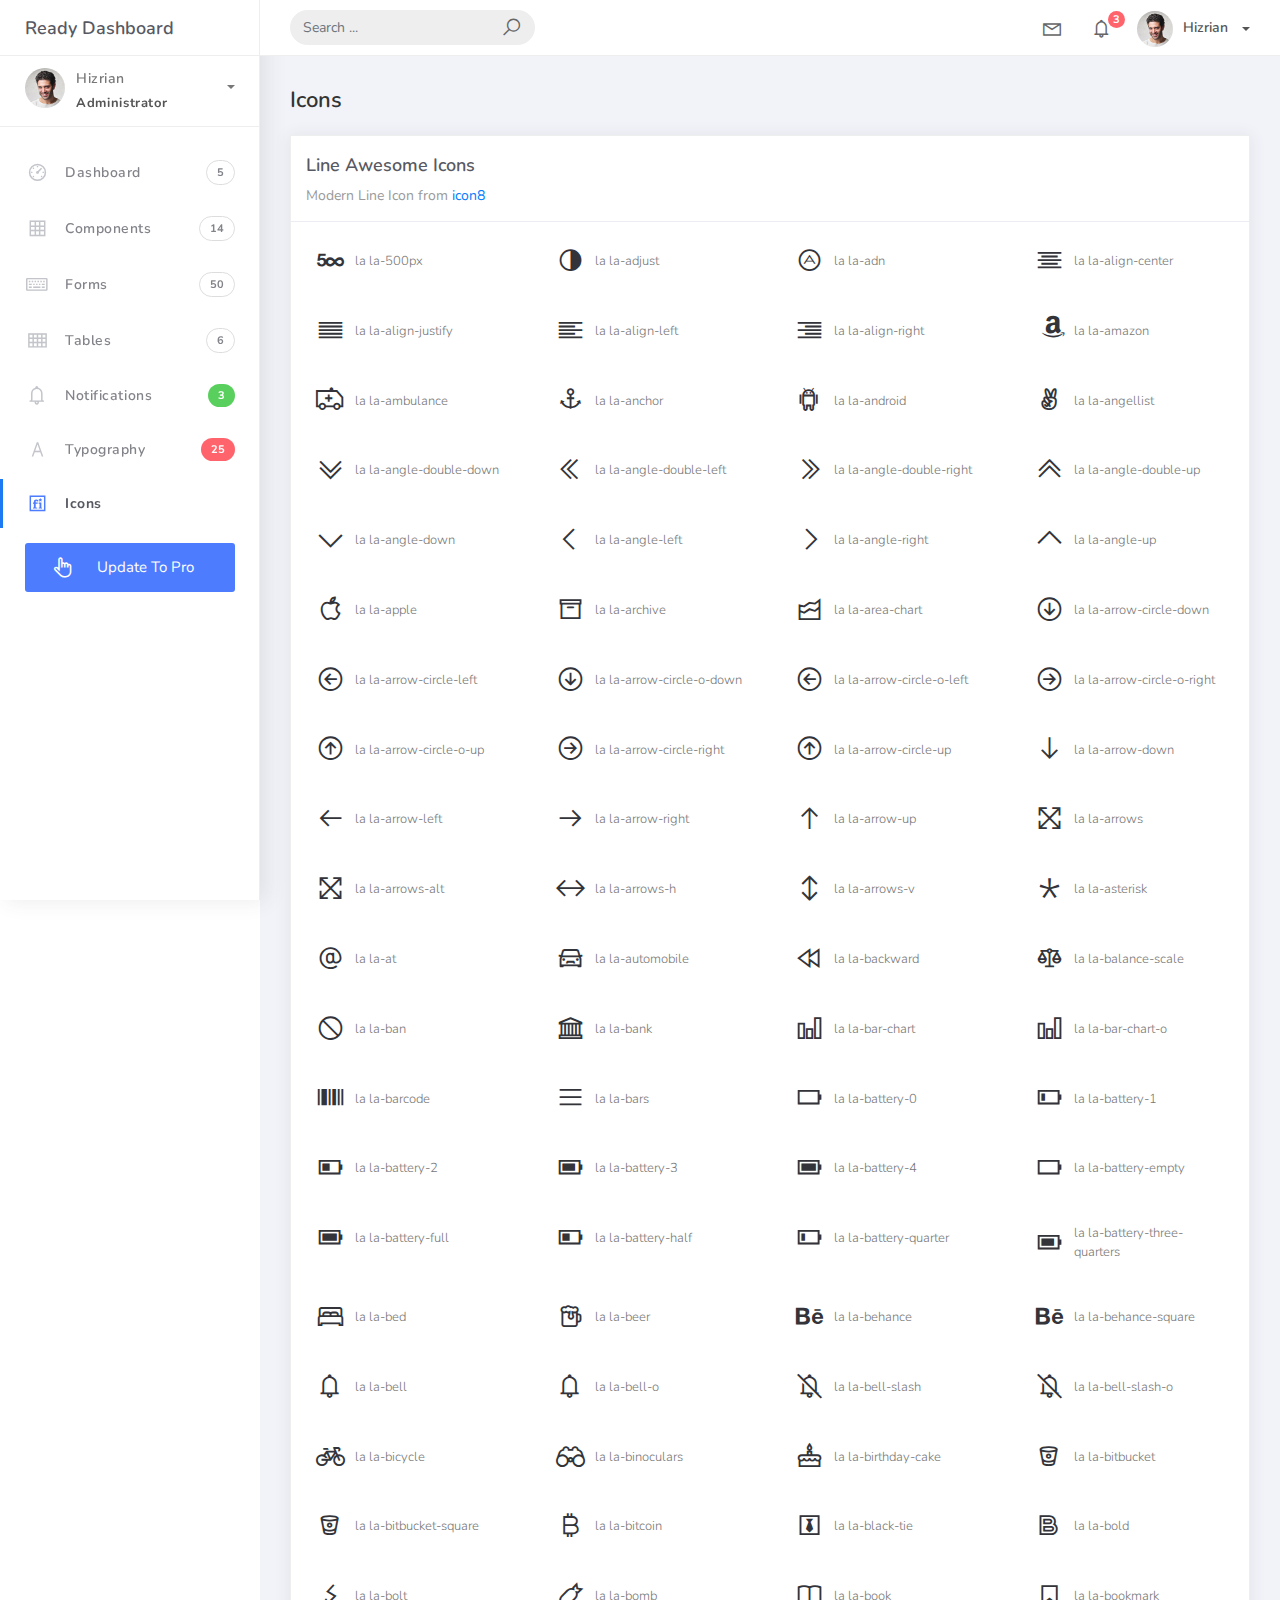
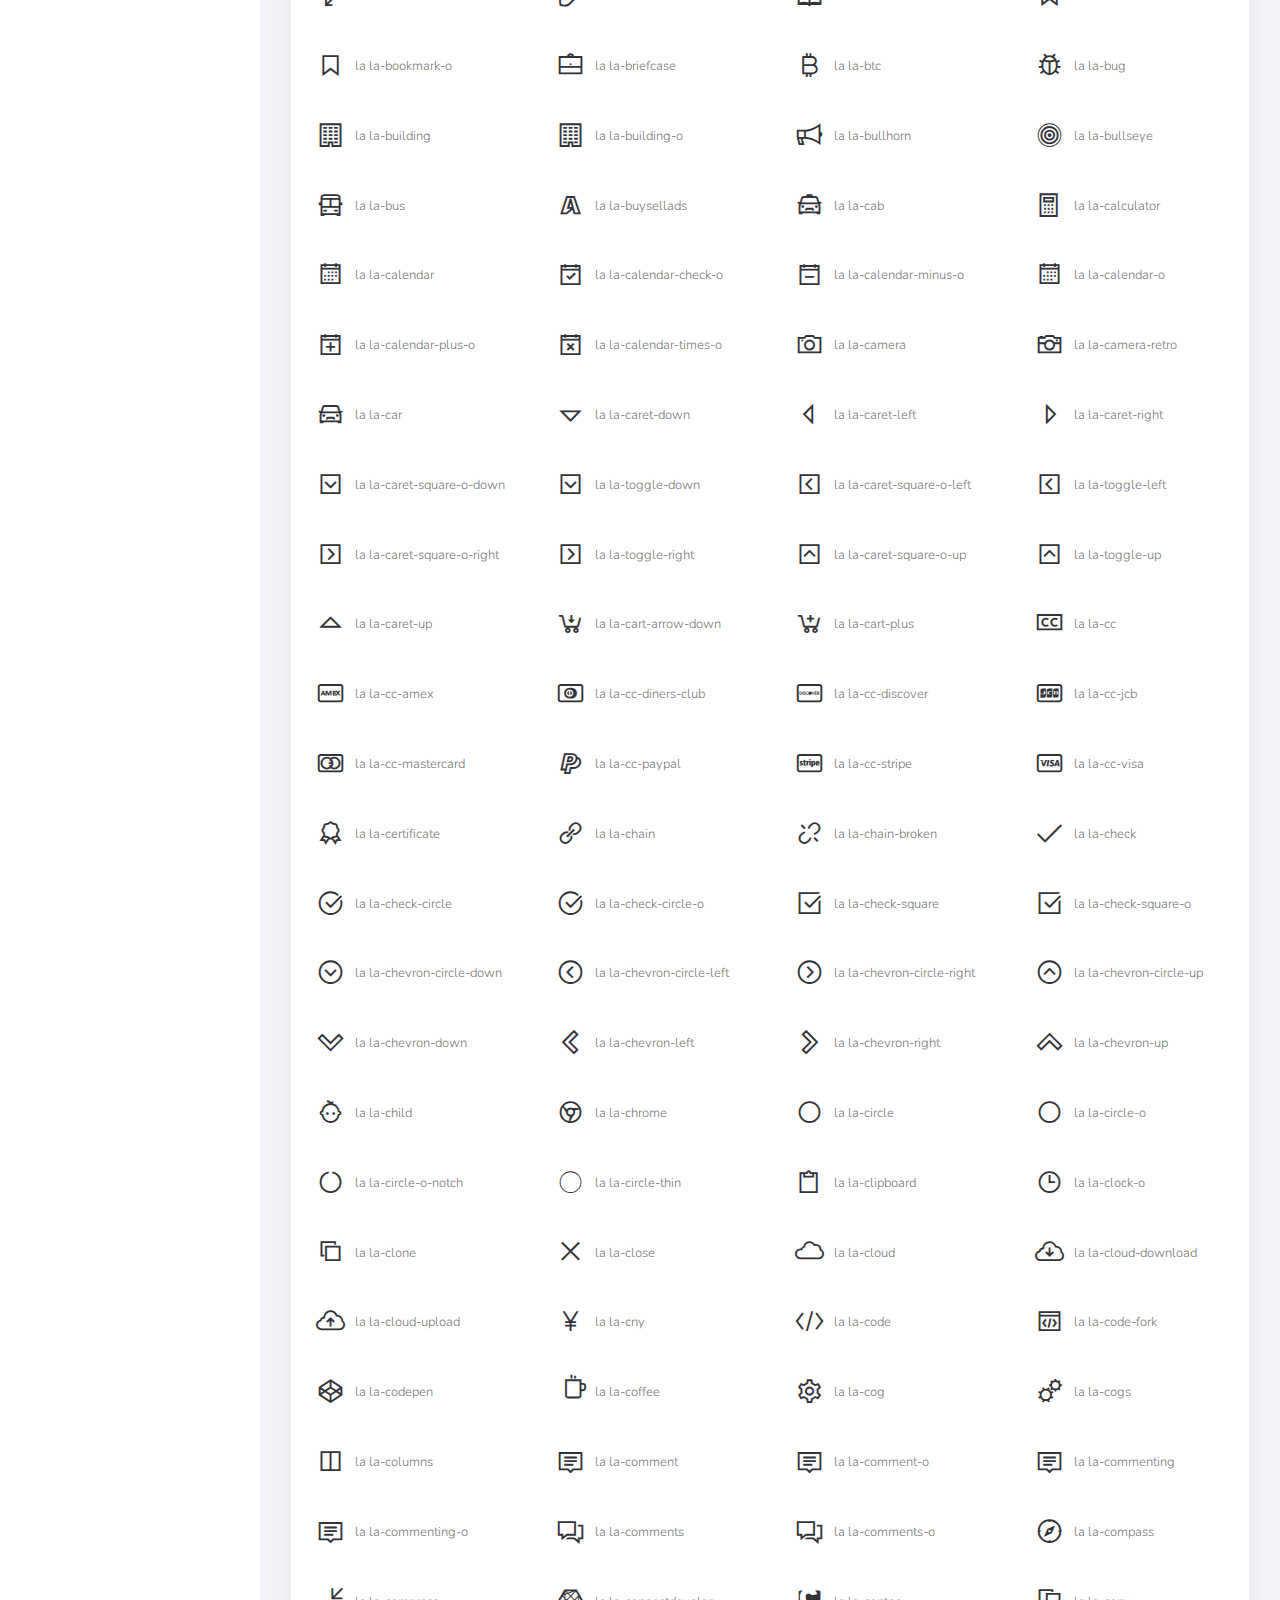
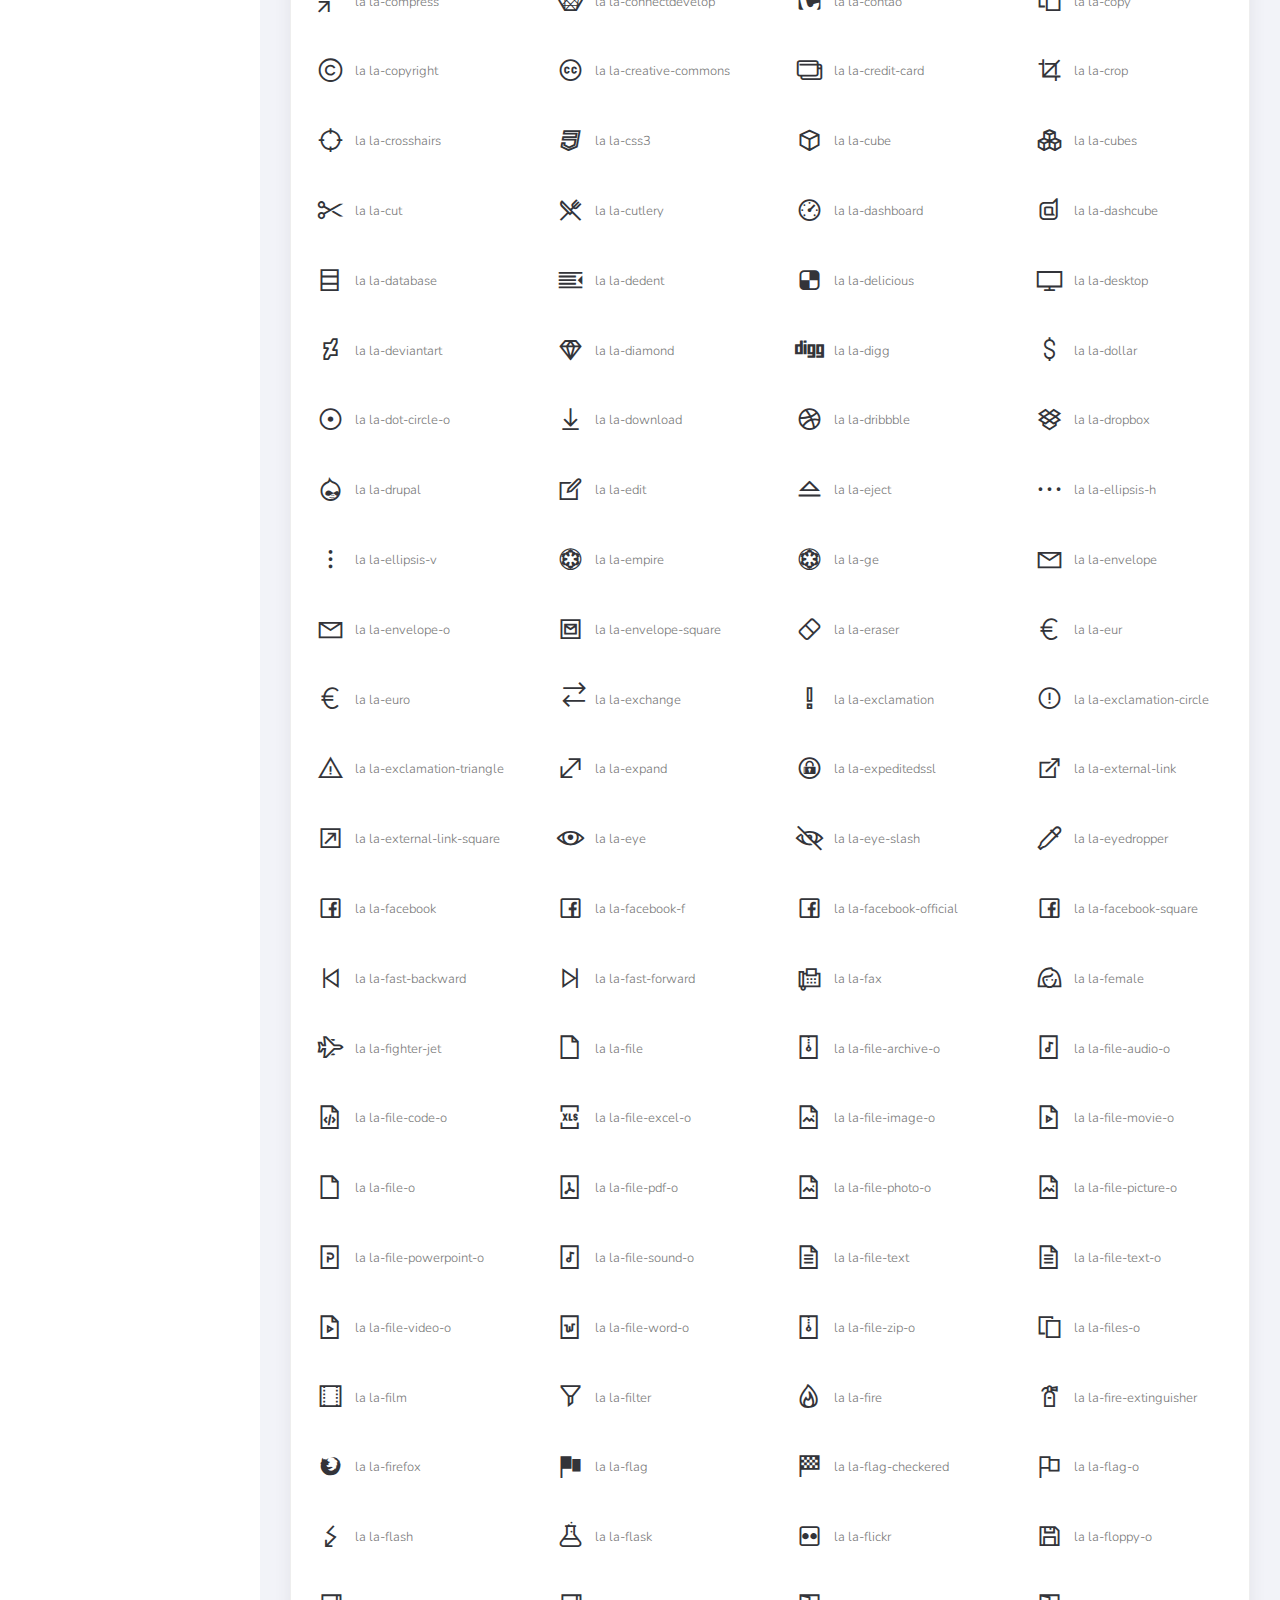
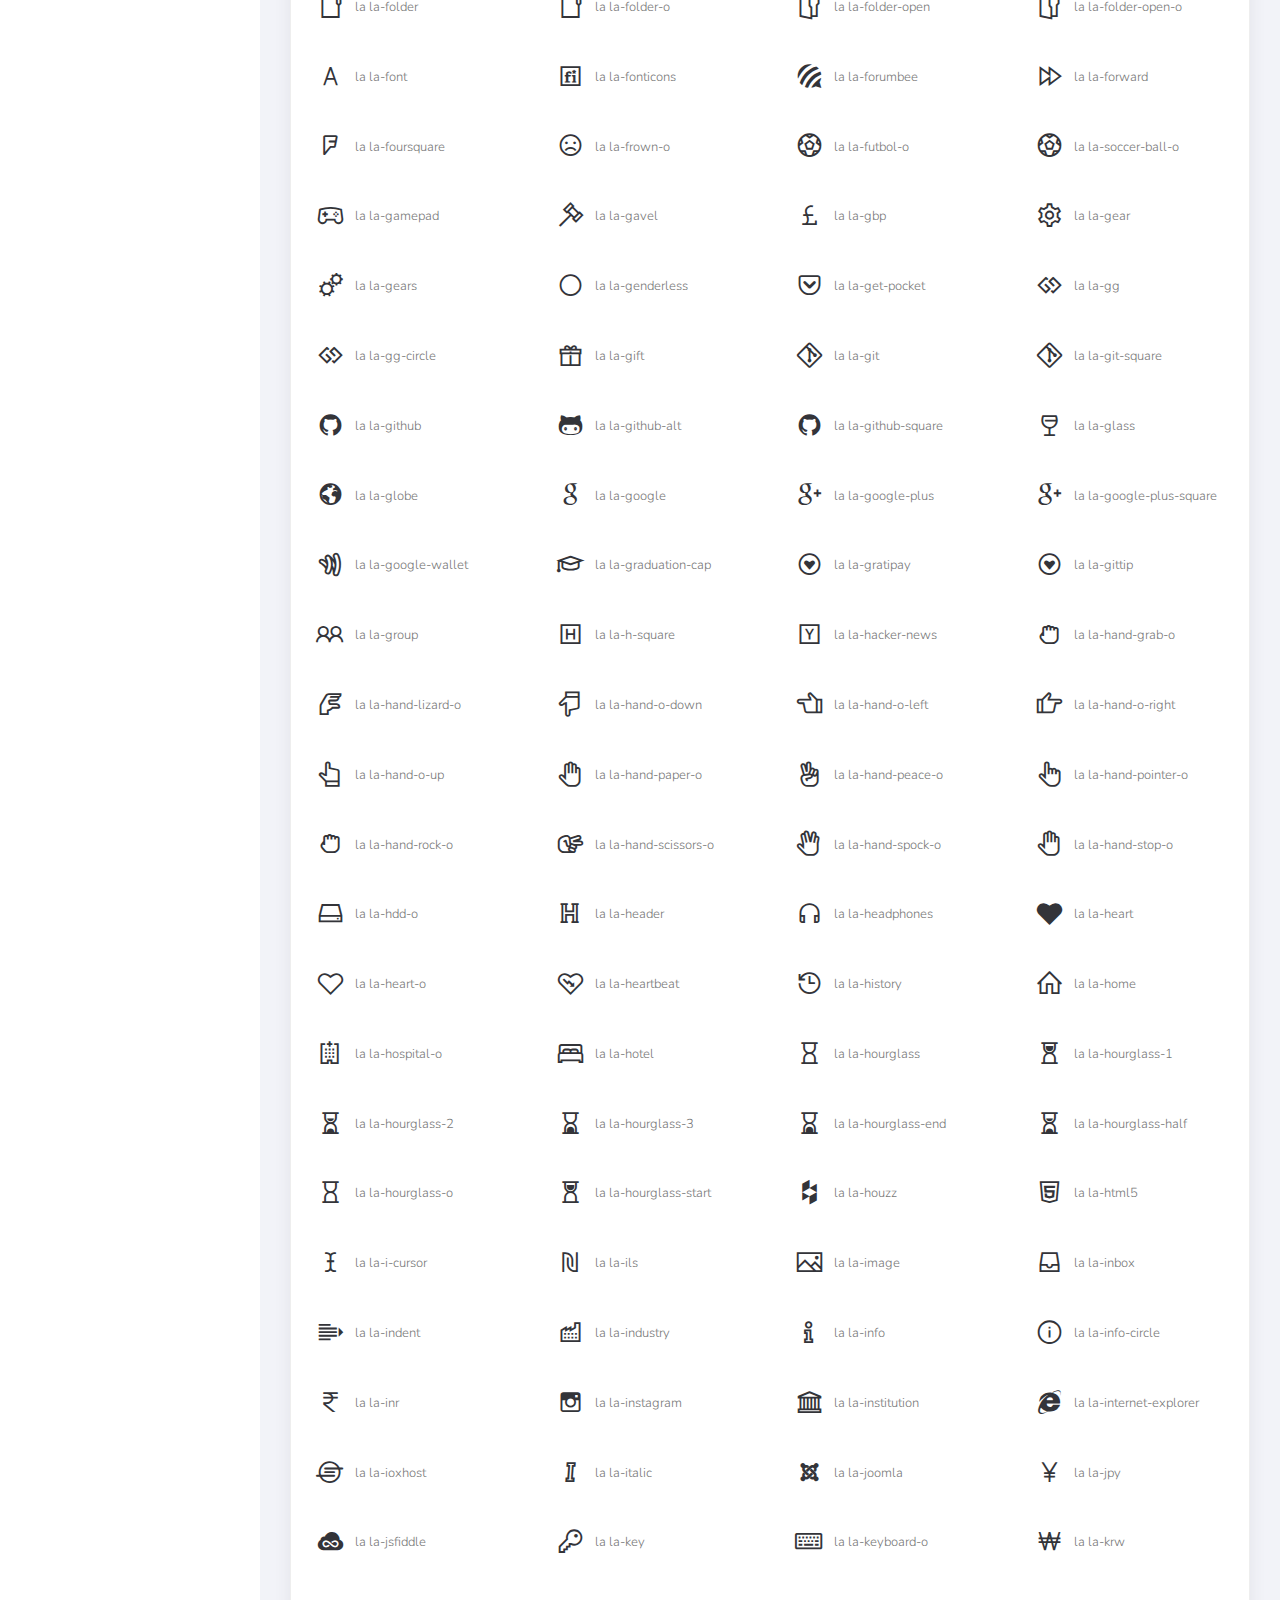
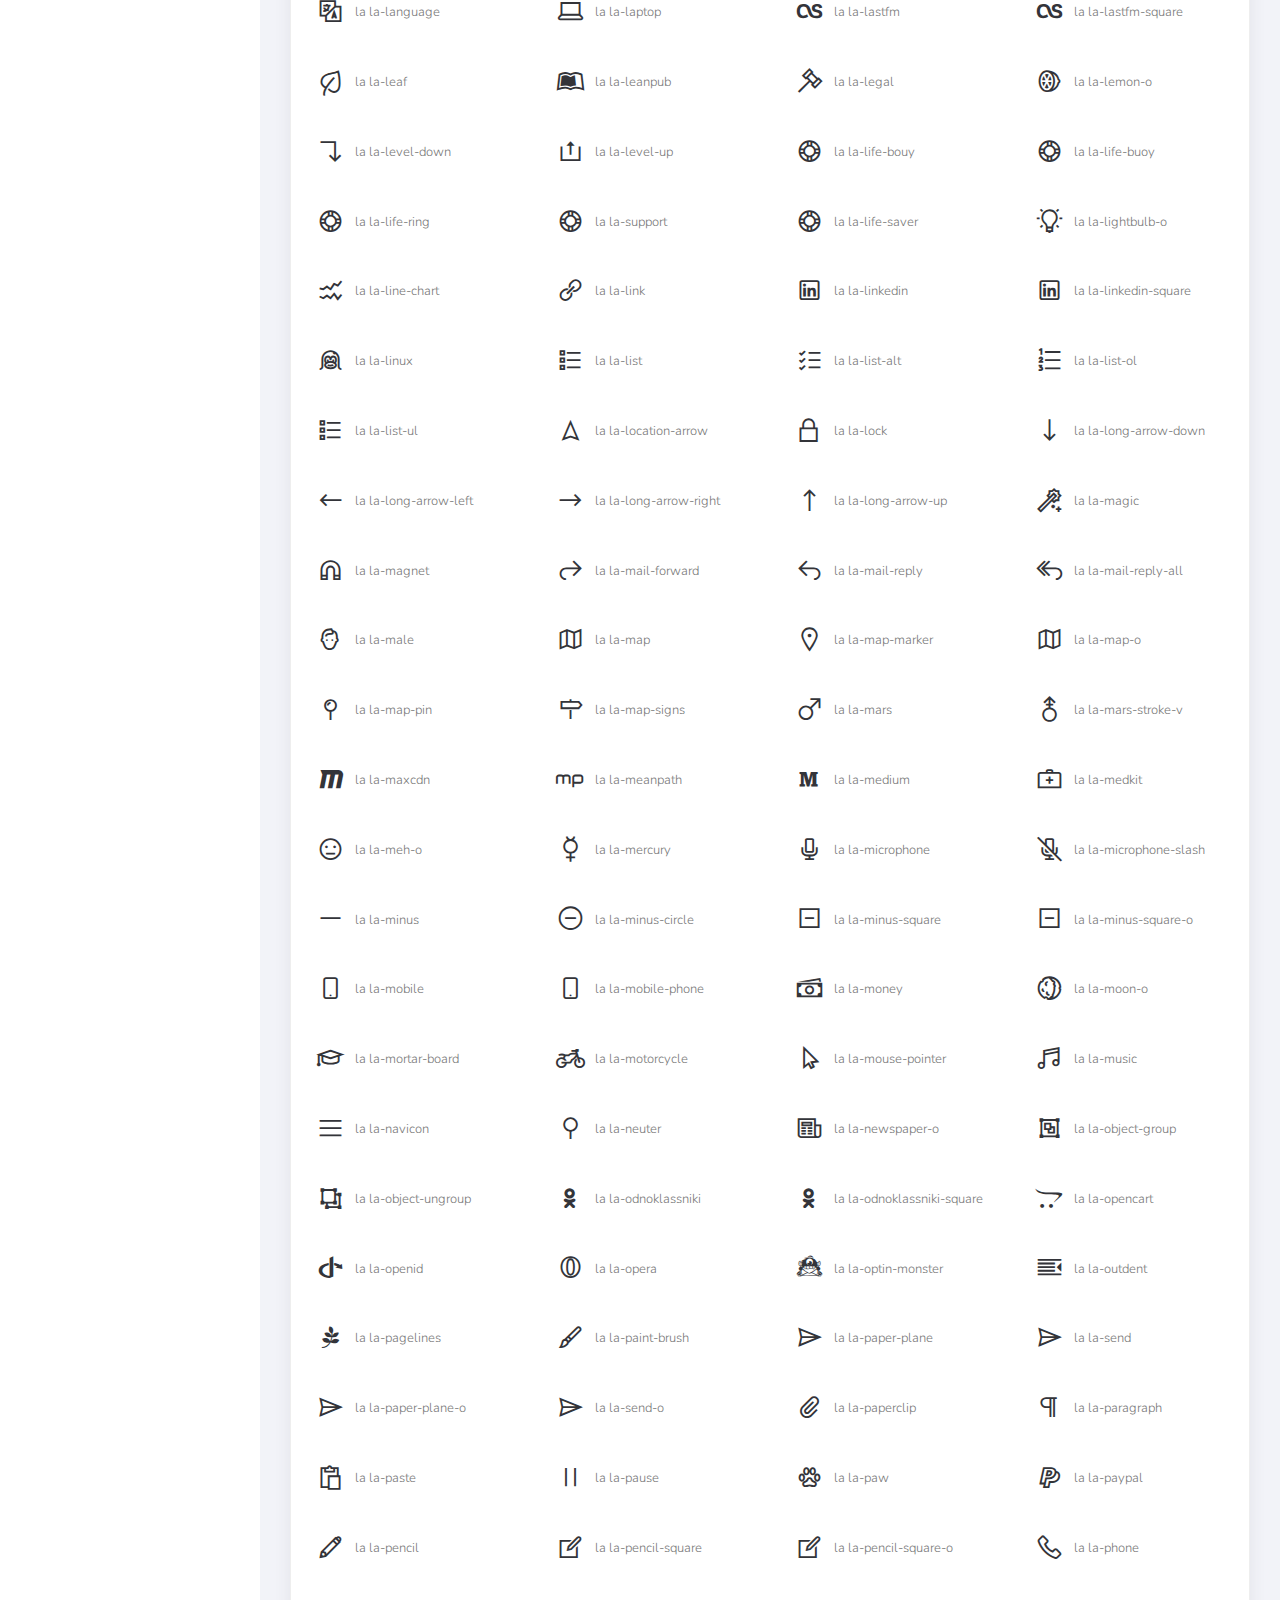
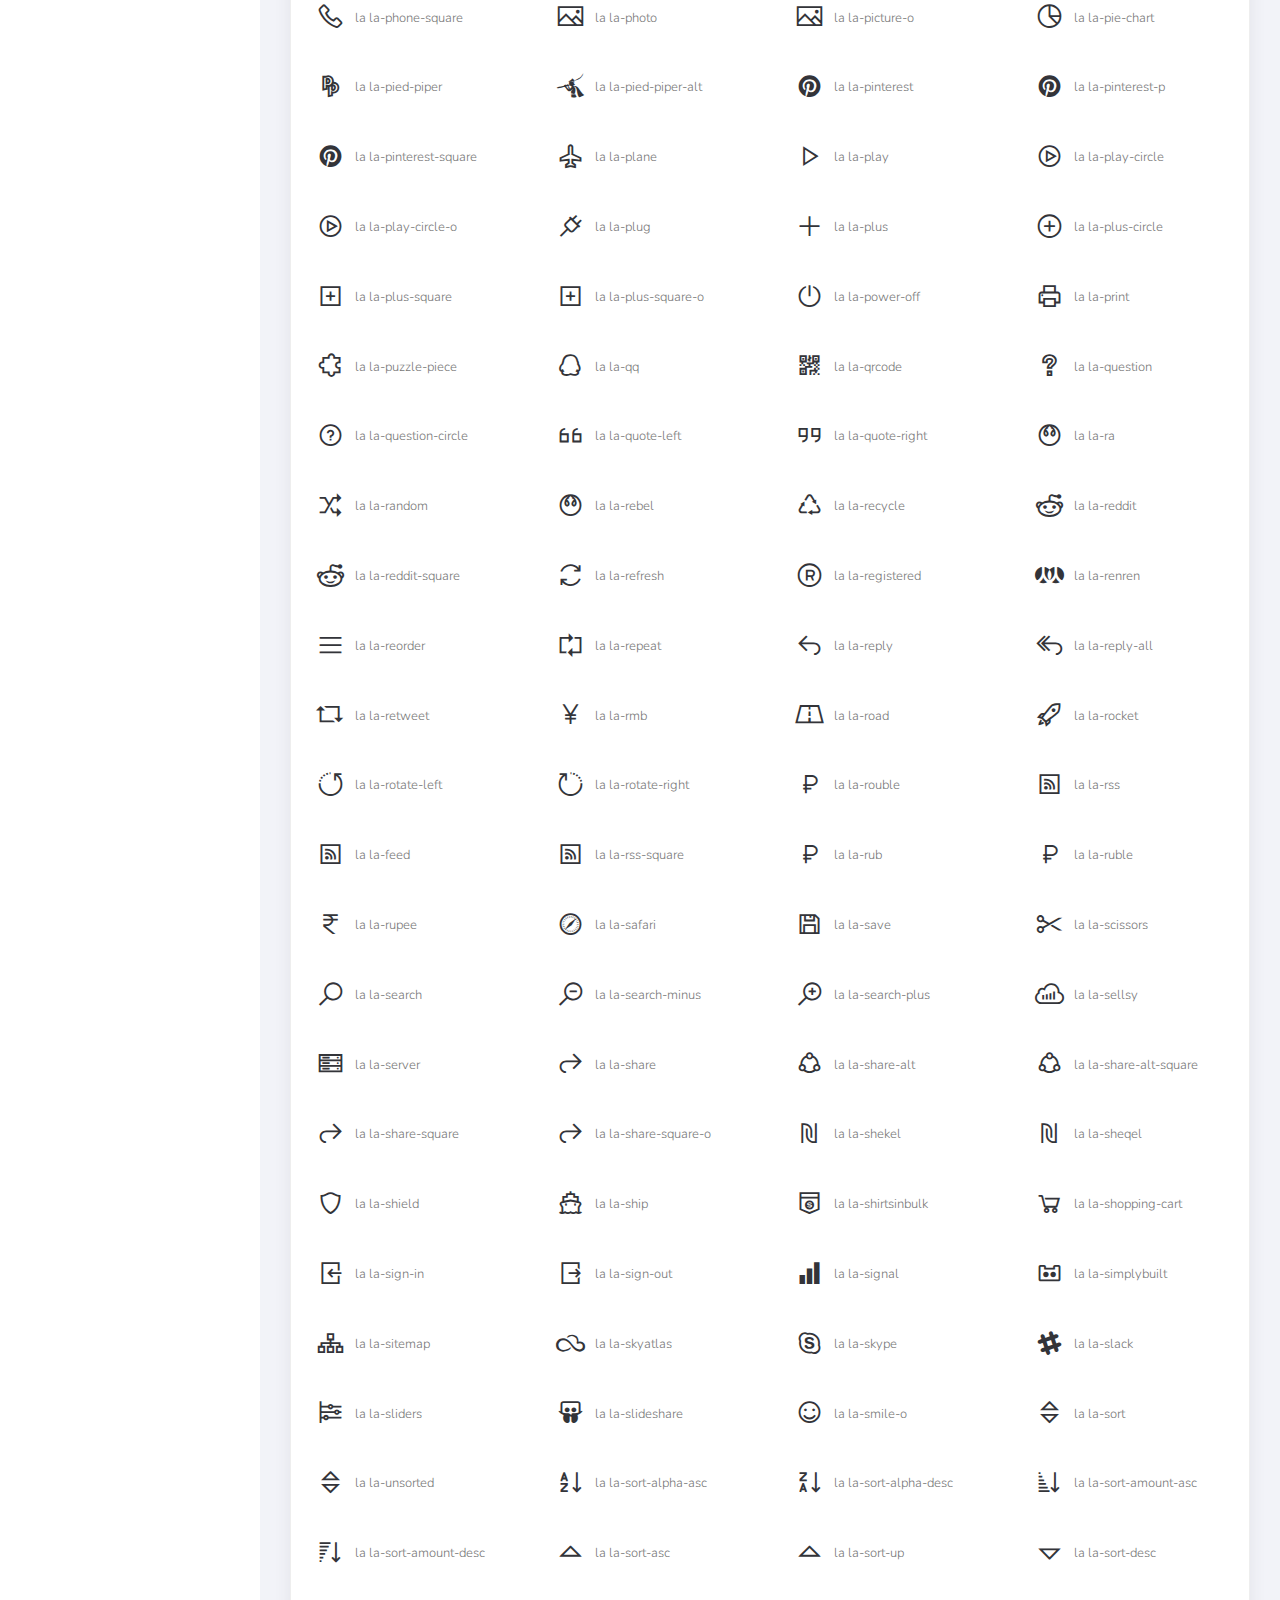
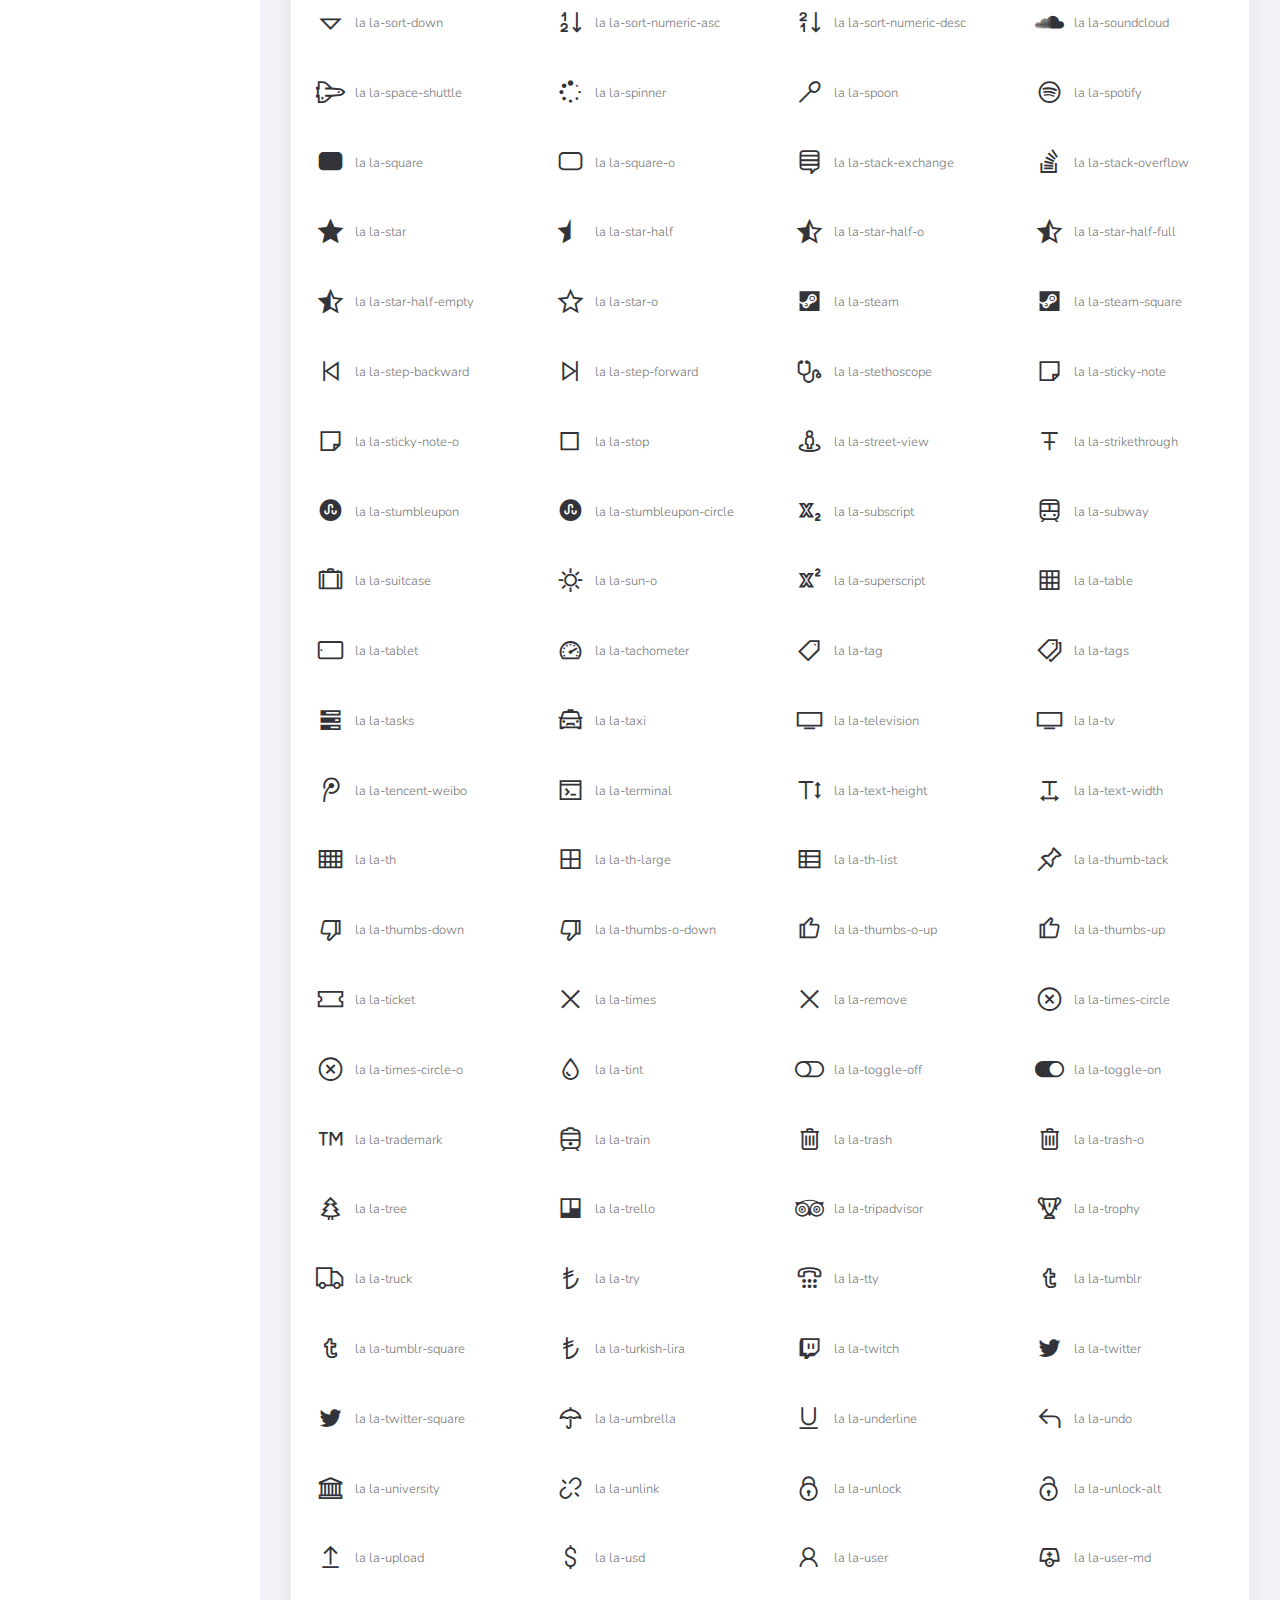
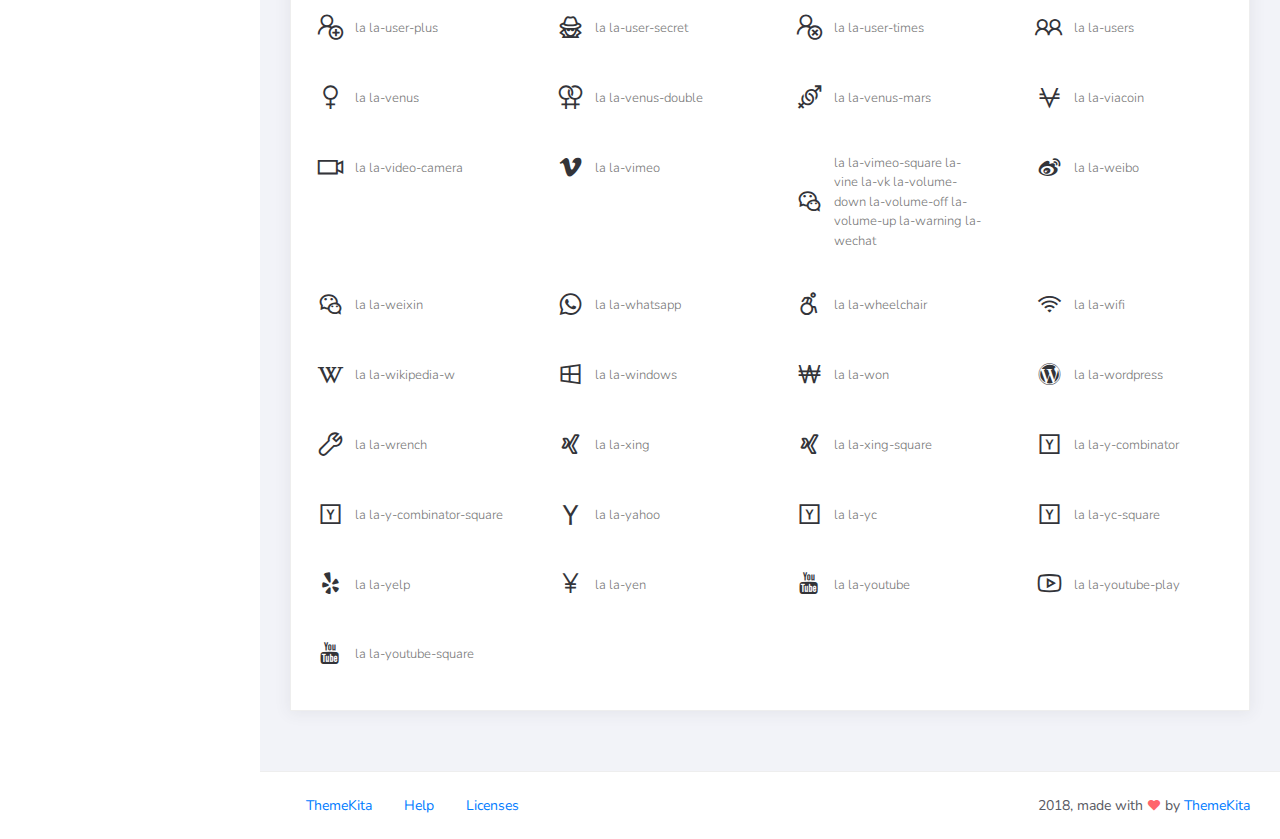
<file: SignalRWebUI/wwwroot/Ready-Bootstrap-Dashboard-master/icons.html>
<!DOCTYPE html>
<html>
<head>
	<meta http-equiv="X-UA-Compatible" content="IE=edge,chrome=1" />
	<title>Icons - Ready Bootstrap Dashboard</title>
	<meta content='width=device-width, initial-scale=1.0, maximum-scale=1.0, user-scalable=0, shrink-to-fit=no' name='viewport' />
	<link rel="stylesheet" href="assets/css/bootstrap.min.css">
	<link rel="stylesheet" href="https://fonts.googleapis.com/css?family=Nunito:200,200i,300,300i,400,400i,600,600i,700,700i,800,800i,900,900i">
	<link rel="stylesheet" href="assets/css/ready.css">
	<link rel="stylesheet" href="assets/css/demo.css">
</head>
<body>
	<div class="wrapper">
		<div class="main-header">
			<div class="logo-header">
				<a href="index.html" class="logo">
					Ready Dashboard
				</a>
				<button class="navbar-toggler sidenav-toggler ml-auto" type="button" data-toggle="collapse" data-target="collapse" aria-controls="sidebar" aria-expanded="false" aria-label="Toggle navigation">
					<span class="navbar-toggler-icon"></span>
				</button>
				<button class="topbar-toggler more"><i class="la la-ellipsis-v"></i></button>
			</div>
			<nav class="navbar navbar-header navbar-expand-lg">
				<div class="container-fluid">
					
					<form class="navbar-left navbar-form nav-search mr-md-3" action="">
						<div class="input-group">
							<input type="text" placeholder="Search ..." class="form-control">
							<div class="input-group-append">
								<span class="input-group-text">
									<i class="la la-search search-icon"></i>
								</span>
							</div>
						</div>
					</form>
					<ul class="navbar-nav topbar-nav ml-md-auto align-items-center">
						<li class="nav-item dropdown hidden-caret">
							<a class="nav-link dropdown-toggle" href="#" id="navbarDropdown" role="button" data-toggle="dropdown" aria-haspopup="true" aria-expanded="false">
								<i class="la la-envelope"></i>
							</a>
							<div class="dropdown-menu" aria-labelledby="navbarDropdown">
								<a class="dropdown-item" href="#">Action</a>
								<a class="dropdown-item" href="#">Another action</a>
								<div class="dropdown-divider"></div>
								<a class="dropdown-item" href="#">Something else here</a>
							</div>
						</li>
						<li class="nav-item dropdown hidden-caret">
							<a class="nav-link dropdown-toggle" href="#" id="navbarDropdown" role="button" data-toggle="dropdown" aria-haspopup="true" aria-expanded="false">
								<i class="la la-bell"></i>
								<span class="notification">3</span>
							</a>
							<ul class="dropdown-menu notif-box" aria-labelledby="navbarDropdown">
								<li>
									<div class="dropdown-title">You have 4 new notification</div>
								</li>
								<li>
									<div class="notif-center">
										<a href="#">
											<div class="notif-icon notif-primary"> <i class="la la-user-plus"></i> </div>
											<div class="notif-content">
												<span class="block">
													New user registered
												</span>
												<span class="time">5 minutes ago</span> 
											</div>
										</a>
										<a href="#">
											<div class="notif-icon notif-success"> <i class="la la-comment"></i> </div>
											<div class="notif-content">
												<span class="block">
													Rahmad commented on Admin
												</span>
												<span class="time">12 minutes ago</span> 
											</div>
										</a>
										<a href="#">
											<div class="notif-img"> 
												<img src="assets/img/profile2.jpg" alt="Img Profile">
											</div>
											<div class="notif-content">
												<span class="block">
													Reza send messages to you
												</span>
												<span class="time">12 minutes ago</span> 
											</div>
										</a>
										<a href="#">
											<div class="notif-icon notif-danger"> <i class="la la-heart"></i> </div>
											<div class="notif-content">
												<span class="block">
													Farrah liked Admin
												</span>
												<span class="time">17 minutes ago</span> 
											</div>
										</a>
									</div>
								</li>
								<li>
									<a class="see-all" href="javascript:void(0);"> <strong>See all notifications</strong> <i class="la la-angle-right"></i> </a>
								</li>
							</ul>
						</li>
						<li class="nav-item dropdown">
							<a class="dropdown-toggle profile-pic" data-toggle="dropdown" href="#" aria-expanded="false"> <img src="assets/img/profile.jpg" alt="user-img" width="36" class="img-circle"><span >Hizrian</span></span> </a>
							<ul class="dropdown-menu dropdown-user">
								<li>
									<div class="user-box">
										<div class="u-img"><img src="assets/img/profile.jpg" alt="user"></div>
										<div class="u-text">
											<h4>Hizrian</h4>
											<p class="text-muted">hello@themekita.com</p><a href="profile.html" class="btn btn-rounded btn-danger btn-sm">View Profile</a></div>
										</div>
									</li>
									<div class="dropdown-divider"></div>
									<a class="dropdown-item" href="#"><i class="ti-user"></i> My Profile</a>
									<a class="dropdown-item" href="#"></i> My Balance</a>
									<a class="dropdown-item" href="#"><i class="ti-email"></i> Inbox</a>
									<div class="dropdown-divider"></div>
									<a class="dropdown-item" href="#"><i class="ti-settings"></i> Account Setting</a>
									<div class="dropdown-divider"></div>
									<a class="dropdown-item" href="#"><i class="fa fa-power-off"></i> Logout</a>
								</ul>
								<!-- /.dropdown-user -->
							</li>
						</ul>
					</div>
				</nav>
			</div>
			<div class="sidebar">
				<div class="scrollbar-inner sidebar-wrapper">
					<div class="user">
						<div class="photo">
							<img src="assets/img/profile.jpg">
						</div>
						<div class="info">
							<a class="" data-toggle="collapse" href="#collapseExample" aria-expanded="true">
								<span>
									Hizrian
									<span class="user-level">Administrator</span>
									<span class="caret"></span>
								</span>
							</a>
							<div class="clearfix"></div>

							<div class="collapse in" id="collapseExample" aria-expanded="true" style="">
								<ul class="nav">
									<li>
										<a href="#profile">
											<span class="link-collapse">My Profile</span>
										</a>
									</li>
									<li>
										<a href="#edit">
											<span class="link-collapse">Edit Profile</span>
										</a>
									</li>
									<li>
										<a href="#settings">
											<span class="link-collapse">Settings</span>
										</a>
									</li>
								</ul>
							</div>
						</div>
					</div>
					<ul class="nav">
						<li class="nav-item">
							<a href="index.html">
								<i class="la la-dashboard"></i>
								<p>Dashboard</p>
								<span class="badge badge-count">5</span>
							</a>
						</li>
						<li class="nav-item">
							<a href="components.html">
								<i class="la la-table"></i>
								<p>Components</p>
								<span class="badge badge-count">14</span>
							</a>
						</li>
						<li class="nav-item">
							<a href="forms.html">
								<i class="la la-keyboard-o"></i>
								<p>Forms</p>
								<span class="badge badge-count">50</span>
							</a>
						</li>
						<li class="nav-item">
							<a href="tables.html">
								<i class="la la-th"></i>
								<p>Tables</p>
								<span class="badge badge-count">6</span>
							</a>
						</li>
						<li class="nav-item">
							<a href="notifications.html">
								<i class="la la-bell"></i>
								<p>Notifications</p>
								<span class="badge badge-success">3</span>
							</a>
						</li>
						<li class="nav-item">
							<a href="typography.html">
								<i class="la la-font"></i>
								<p>Typography</p>
								<span class="badge badge-danger">25</span>
							</a>
						</li>
						<li class="nav-item active">
							<a href="icons.html">
								<i class="la la-fonticons"></i>
								<p>Icons</p>
							</a>
						</li>
						<li class="nav-item update-pro">
							<button  data-toggle="modal" data-target="#modalUpdate">
								<i class="la la-hand-pointer-o"></i>
								<p>Update To Pro</p>
							</button>
						</li>
					</ul>
				</div>
			</div>
			<div class="main-panel">
				<div class="content">
					<div class="container-fluid">
						<h4 class="page-title">Icons</h4>
						<div class="row">
							<div class="col-md-12">
								<div class="card">
									<div class="card-header">
										<div class="card-title">Line Awesome Icons</div>
										<div class="card-category">Modern Line Icon from <a class="link" href="https://icons8.com/line-awesome">icon8</a></div>
									</div>
									<div class="card-body">
										<div id="row-demo-icon" class="row">
										</div>
									</div>
								</div>
							</div>
						</div>
					</div>
				</div>
				<footer class="footer">
					<div class="container-fluid">
						<nav class="pull-left">
							<ul class="nav">
								<li class="nav-item">
									<a class="nav-link" href="http://www.themekita.com">
										ThemeKita
									</a>
								</li>
								<li class="nav-item">
									<a class="nav-link" href="#">
										Help
									</a>
								</li>
								<li class="nav-item">
									<a class="nav-link" href="https://themewagon.com/license/#free-item">
										Licenses
									</a>
								</li>
							</ul>
						</nav>
						<div class="copyright ml-auto">
							2018, made with <i class="la la-heart heart text-danger"></i> by <a href="http://www.themekita.com">ThemeKita</a>
						</div>				
					</div>
				</footer>
			</div>
		</div>
	</div>
	<!-- Modal -->
	<div class="modal fade" id="modalUpdate" tabindex="-1" role="dialog" aria-labelledby="modalUpdatePro" aria-hidden="true">
		<div class="modal-dialog modal-dialog-centered" role="document">
			<div class="modal-content">
				<div class="modal-header bg-primary">
					<h6 class="modal-title"><i class="la la-frown-o"></i> Under Development</h6>
					<button type="button" class="close" data-dismiss="modal" aria-label="Close">
						<span aria-hidden="true">&times;</span>
					</button>
				</div>
				<div class="modal-body text-center">									
					<p>Currently the pro version of the <b>Ready Dashboard</b> Bootstrap is in progress development</p>
					<p>
					<b>We'll let you know when it's done</b></p>
				</div>
				<div class="modal-footer">
					<button type="button" class="btn btn-secondary" data-dismiss="modal">Close</button>
				</div>
			</div>
		</div>
	</div>
</body>
<script src="assets/js/core/jquery.3.2.1.min.js"></script>
<script src="assets/js/plugin/jquery-ui-1.12.1.custom/jquery-ui.min.js"></script>
<script src="assets/js/core/popper.min.js"></script>
<script src="assets/js/core/bootstrap.min.js"></script>
<script src="assets/js/plugin/chartist/chartist.min.js"></script>
<script src="assets/js/plugin/chartist/plugin/chartist-plugin-tooltip.min.js"></script>
<script src="assets/js/plugin/bootstrap-notify/bootstrap-notify.min.js"></script>
<script src="assets/js/plugin/bootstrap-toggle/bootstrap-toggle.min.js"></script>
<script src="assets/js/plugin/jquery-mapael/jquery.mapael.min.js"></script>
<script src="assets/js/plugin/jquery-mapael/maps/world_countries.min.js"></script>
<script src="assets/js/plugin/chart-circle/circles.min.js"></script>
<script src="assets/js/plugin/jquery-scrollbar/jquery.scrollbar.min.js"></script>
<script src="assets/js/ready.min.js"></script>
<script type="text/javascript">
	var iconClass = ['la-500px', 'la-adjust', 'la-adn', 'la-align-center', 'la-align-justify',
	'la-align-left', 'la-align-right', 'la-amazon', 'la-ambulance', 'la-anchor', 'la-android', 'la-angellist', 'la-angle-double-down', 'la-angle-double-left', 'la-angle-double-right', 'la-angle-double-up', 'la-angle-down', 'la-angle-left', 'la-angle-right', 'la-angle-up', 'la-apple', 'la-archive', 'la-area-chart', ' la-arrow-circle-down', 'la-arrow-circle-left', 'la-arrow-circle-o-down', 'la-arrow-circle-o-left', 'la-arrow-circle-o-right', 'la-arrow-circle-o-up', 'la-arrow-circle-right', 'la-arrow-circle-up', 'la-arrow-down', 'la-arrow-left', 'la-arrow-right', 'la-arrow-up', 'la-arrows', 'la-arrows-alt', 'la-arrows-h', 'la-arrows-v', 'la-asterisk', 'la-at', 'la-automobile', 'la-backward', 'la-balance-scale', 'la-ban', 'la-bank', 'la-bar-chart', 'la-bar-chart-o', 'la-barcode', 'la-bars', 'la-battery-0', 'la-battery-1', 'la-battery-2', 'la-battery-3', 'la-battery-4', 'la-battery-empty', 'la-battery-full', 'la-battery-half', 'la-battery-quarter', 'la-battery-three-quarters', 'la-bed', 'la-beer', 'la-behance', 'la-behance-square', 'la-bell', 'la-bell-o', 'la-bell-slash', 'la-bell-slash-o', 'la-bicycle', 'la-binoculars', 'la-birthday-cake', 'la-bitbucket', 'la-bitbucket-square', 'la-bitcoin', 'la-black-tie', 'la-bold', 'la-bolt', 'la-bomb', 'la-book', 'la-bookmark', 'la-bookmark-o', 'la-briefcase', 'la-btc', 'la-bug', 'la-building', 'la-building-o', 'la-bullhorn', 'la-bullseye', 'la-bus', 'la-buysellads', 'la-cab', 'la-calculator', 'la-calendar', 'la-calendar-check-o', 'la-calendar-minus-o', 'la-calendar-o', 'la-calendar-plus-o', 'la-calendar-times-o', 'la-camera', 'la-camera-retro', 'la-car', 'la-caret-down', 'la-caret-left', 'la-caret-right', 'la-caret-square-o-down', 'la-toggle-down', 'la-caret-square-o-left', 'la-toggle-left', 'la-caret-square-o-right', 'la-toggle-right', 'la-caret-square-o-up', 'la-toggle-up', 'la-caret-up', 'la-cart-arrow-down', 'la-cart-plus', 'la-cc', 'la-cc-amex', 'la-cc-diners-club', 'la-cc-discover', 'la-cc-jcb', 'la-cc-mastercard', 'la-cc-paypal', 'la-cc-stripe', 'la-cc-visa', 'la-certificate', 'la-chain', 'la-chain-broken', 'la-check', 'la-check-circle', 'la-check-circle-o', 'la-check-square', 'la-check-square-o', 'la-chevron-circle-down', 'la-chevron-circle-left', 'la-chevron-circle-right', 'la-chevron-circle-up', 'la-chevron-down', 'la-chevron-left', 'la-chevron-right', 'la-chevron-up', 'la-child', 'la-chrome', 'la-circle', 'la-circle-o', 'la-circle-o-notch', 'la-circle-thin', 'la-clipboard', 'la-clock-o', 'la-clone', 'la-close', 'la-cloud', 'la-cloud-download', 'la-cloud-upload', 'la-cny', 'la-code', 'la-code-fork', 'la-codepen', 'la-coffee', 'la-cog', 'la-cogs', 'la-columns', 'la-comment', 'la-comment-o', 'la-commenting', 'la-commenting-o', 'la-comments', 'la-comments-o', 'la-compass', 'la-compress', 'la-connectdevelop', 'la-contao', 'la-copy', 'la-copyright', 'la-creative-commons', 'la-credit-card', 'la-crop', 'la-crosshairs', 'la-css3', 'la-cube', 'la-cubes', 'la-cut', 'la-cutlery', 'la-dashboard', 'la-dashcube', 'la-database', 'la-dedent', 'la-delicious', 'la-desktop', 'la-deviantart', 'la-diamond', 'la-digg', 'la-dollar', 'la-dot-circle-o', 'la-download', 'la-dribbble', 'la-dropbox', 'la-drupal', 'la-edit', 'la-eject', 'la-ellipsis-h', 'la-ellipsis-v', 'la-empire', 'la-ge', 'la-envelope', 'la-envelope-o', 'la-envelope-square', 'la-eraser', 'la-eur', 'la-euro', 'la-exchange', 'la-exclamation', 'la-exclamation-circle', 'la-exclamation-triangle', 'la-expand', 'la-expeditedssl', 'la-external-link', 'la-external-link-square', 'la-eye', 'la-eye-slash', 'la-eyedropper', 'la-facebook', 'la-facebook-f', 'la-facebook-official', 'la-facebook-square', 'la-fast-backward', 'la-fast-forward', 'la-fax', 'la-female', 'la-fighter-jet', 'la-file', 'la-file-archive-o', 'la-file-audio-o', 'la-file-code-o', 'la-file-excel-o', 'la-file-image-o', 'la-file-movie-o', 'la-file-o', 'la-file-pdf-o', 'la-file-photo-o', 'la-file-picture-o', 'la-file-powerpoint-o', 'la-file-sound-o', 'la-file-text', 'la-file-text-o', 'la-file-video-o', 'la-file-word-o', 'la-file-zip-o', 'la-files-o', 'la-film', 'la-filter', 'la-fire', 'la-fire-extinguisher', 'la-firefox', 'la-flag', 'la-flag-checkered', 'la-flag-o', 'la-flash', 'la-flask', 'la-flickr', 'la-floppy-o', 'la-folder', 'la-folder-o', 'la-folder-open', 'la-folder-open-o', 'la-font', 'la-fonticons', 'la-forumbee', 'la-forward', 'la-foursquare', 'la-frown-o', 'la-futbol-o', 'la-soccer-ball-o', 'la-gamepad', 'la-gavel', 'la-gbp', 'la-gear', 'la-gears', 'la-genderless', 'la-get-pocket', 'la-gg', 'la-gg-circle', 'la-gift', 'la-git', 'la-git-square', 'la-github', 'la-github-alt', 'la-github-square', 'la-glass', 'la-globe', 'la-google', 'la-google-plus', 'la-google-plus-square', 'la-google-wallet', 'la-graduation-cap', 'la-gratipay', 'la-gittip', 'la-group', 'la-h-square', 'la-hacker-news', 'la-hand-grab-o', 'la-hand-lizard-o', 'la-hand-o-down', 'la-hand-o-left', 'la-hand-o-right', 'la-hand-o-up', 'la-hand-paper-o', 'la-hand-peace-o', 'la-hand-pointer-o', 'la-hand-rock-o', 'la-hand-scissors-o', 'la-hand-spock-o', 'la-hand-stop-o', 'la-hdd-o', 'la-header', 'la-headphones', 'la-heart', 'la-heart-o', 'la-heartbeat', 'la-history', 'la-home', 'la-hospital-o', 'la-hotel', 'la-hourglass', 'la-hourglass-1', 'la-hourglass-2', 'la-hourglass-3', 'la-hourglass-end', 'la-hourglass-half', 'la-hourglass-o', 'la-hourglass-start', 'la-houzz', 'la-html5', 'la-i-cursor', 'la-ils', 'la-image', 'la-inbox', 'la-indent', 'la-industry', 'la-info', 'la-info-circle', 'la-inr', 'la-instagram', 'la-institution', 'la-internet-explorer', 'la-ioxhost', 'la-italic', 'la-joomla', 'la-jpy', 'la-jsfiddle', 'la-key', 'la-keyboard-o', 'la-krw', 'la-language', 'la-laptop', 'la-lastfm', 'la-lastfm-square', 'la-leaf', 'la-leanpub', 'la-legal', 'la-lemon-o', 'la-level-down', 'la-level-up', 'la-life-bouy', 'la-life-buoy', 'la-life-ring', 'la-support', 'la-life-saver', 'la-lightbulb-o', 'la-line-chart', 'la-link', 'la-linkedin', 'la-linkedin-square', 'la-linux', 'la-list', 'la-list-alt', 'la-list-ol', 'la-list-ul', 'la-location-arrow', 'la-lock', 'la-long-arrow-down', 'la-long-arrow-left', 'la-long-arrow-right', 'la-long-arrow-up', 'la-magic', 'la-magnet', 'la-mail-forward', 'la-mail-reply', 'la-mail-reply-all', 'la-male', 'la-map', 'la-map-marker', 'la-map-o', 'la-map-pin', 'la-map-signs', 'la-mars', 'la-mars-stroke-v', 'la-maxcdn', 'la-meanpath', 'la-medium', 'la-medkit', 'la-meh-o', 'la-mercury', 'la-microphone', 'la-microphone-slash', 'la-minus', 'la-minus-circle', 'la-minus-square', 'la-minus-square-o', 'la-mobile', 'la-mobile-phone', 'la-money', 'la-moon-o', 'la-mortar-board', 'la-motorcycle', 'la-mouse-pointer', 'la-music', 'la-navicon', 'la-neuter', 'la-newspaper-o', 'la-object-group', 'la-object-ungroup', 'la-odnoklassniki', 'la-odnoklassniki-square', 'la-opencart', 'la-openid', 'la-opera', 'la-optin-monster', 'la-outdent', 'la-pagelines', 'la-paint-brush', 'la-paper-plane', 'la-send', 'la-paper-plane-o', 'la-send-o', 'la-paperclip', 'la-paragraph', 'la-paste', 'la-pause', 'la-paw', 'la-paypal', 'la-pencil', 'la-pencil-square', 'la-pencil-square-o', 'la-phone', 'la-phone-square', 'la-photo', 'la-picture-o', 'la-pie-chart', 'la-pied-piper', 'la-pied-piper-alt', 'la-pinterest', 'la-pinterest-p', 'la-pinterest-square', 'la-plane', 'la-play', 'la-play-circle', 'la-play-circle-o', 'la-plug', 'la-plus', 'la-plus-circle', 'la-plus-square', 'la-plus-square-o', 'la-power-off', 'la-print', 'la-puzzle-piece', 'la-qq', 'la-qrcode', 'la-question', 'la-question-circle', 'la-quote-left', 'la-quote-right', 'la-ra', 'la-random', 'la-rebel', 'la-recycle', 'la-reddit', 'la-reddit-square', 'la-refresh', 'la-registered', 'la-renren', 'la-reorder', 'la-repeat', 'la-reply', 'la-reply-all', 'la-retweet', 'la-rmb', 'la-road', 'la-rocket', 'la-rotate-left', 'la-rotate-right', 'la-rouble', 'la-rss', 'la-feed', 'la-rss-square', 'la-rub', 'la-ruble', 'la-rupee', 'la-safari', 'la-save', 'la-scissors', 'la-search', 'la-search-minus', 'la-search-plus', 'la-sellsy', 'la-server', 'la-share', 'la-share-alt', 'la-share-alt-square', 'la-share-square', 'la-share-square-o', 'la-shekel', 'la-sheqel', 'la-shield', 'la-ship', 'la-shirtsinbulk', 'la-shopping-cart', 'la-sign-in', 'la-sign-out', 'la-signal', 'la-simplybuilt', 'la-sitemap', 'la-skyatlas', 'la-skype', 'la-slack', 'la-sliders', 'la-slideshare', 'la-smile-o', 'la-sort', 'la-unsorted', 'la-sort-alpha-asc', 'la-sort-alpha-desc', 'la-sort-amount-asc', 'la-sort-amount-desc', 'la-sort-asc', 'la-sort-up', 'la-sort-desc', 'la-sort-down', 'la-sort-numeric-asc', 'la-sort-numeric-desc', 'la-soundcloud', 'la-space-shuttle', 'la-spinner', 'la-spoon', 'la-spotify', 'la-square', 'la-square-o', 'la-stack-exchange', 'la-stack-overflow', 'la-star', 'la-star-half', 'la-star-half-o', 'la-star-half-full', 'la-star-half-empty', 'la-star-o', 'la-steam', 'la-steam-square', 'la-step-backward', 'la-step-forward', 'la-stethoscope', 'la-sticky-note', 'la-sticky-note-o', 'la-stop', 'la-street-view', 'la-strikethrough', 'la-stumbleupon', 'la-stumbleupon-circle', 'la-subscript', 'la-subway', 'la-suitcase', 'la-sun-o', 'la-superscript', 'la-table', 'la-tablet', 'la-tachometer', 'la-tag', 'la-tags', 'la-tasks', 'la-taxi', 'la-television', 'la-tv', 'la-tencent-weibo', 'la-terminal', 'la-text-height', 'la-text-width', 'la-th', 'la-th-large', 'la-th-list', 'la-thumb-tack', 'la-thumbs-down', 'la-thumbs-o-down', 'la-thumbs-o-up', 'la-thumbs-up', 'la-ticket', 'la-times', 'la-remove', 'la-times-circle', 'la-times-circle-o', 'la-tint', 'la-toggle-off', 'la-toggle-on', 'la-trademark', 'la-train', 'la-trash', 'la-trash-o', 'la-tree', 'la-trello', 'la-tripadvisor', 'la-trophy', 'la-truck', 'la-try', 'la-tty', 'la-tumblr', 'la-tumblr-square', 'la-turkish-lira', 'la-twitch', 'la-twitter', 'la-twitter-square', 'la-umbrella', 'la-underline', 'la-undo', 'la-university', 'la-unlink', 'la-unlock', 'la-unlock-alt', 'la-upload', 'la-usd', 'la-user', 'la-user-md', 'la-user-plus', 'la-user-secret', 'la-user-times', 'la-users', 'la-venus', 'la-venus-double', 'la-venus-mars', 'la-viacoin', 'la-video-camera', 'la-vimeo', 'la-vimeo-square la-vine la-vk la-volume-down la-volume-off la-volume-up la-warning la-wechat', 'la-weibo', 'la-weixin', 'la-whatsapp', 'la-wheelchair', 'la-wifi', 'la-wikipedia-w', 'la-windows', 'la-won', 'la-wordpress', 'la-wrench', 'la-xing', 'la-xing-square', 'la-y-combinator', 'la-y-combinator-square', 'la-yahoo', 'la-yc', 'la-yc-square', 'la-yelp', 'la-yen', 'la-youtube', 'la-youtube-play', 'la-youtube-square'
	]; var rowDemoIcon = "#row-demo-icon";
	for (i = 0; i < iconClass.length; i++){
		$(rowDemoIcon).append('<div class="col-md-3"> <div class="demo-icon"> <div class="icon-preview"><i class="la ' + iconClass[i] + '"></i></div> <div class="icon-class">la ' + iconClass[i] + '</div> </div> </div>');
	}
</script>
</html>
</file>
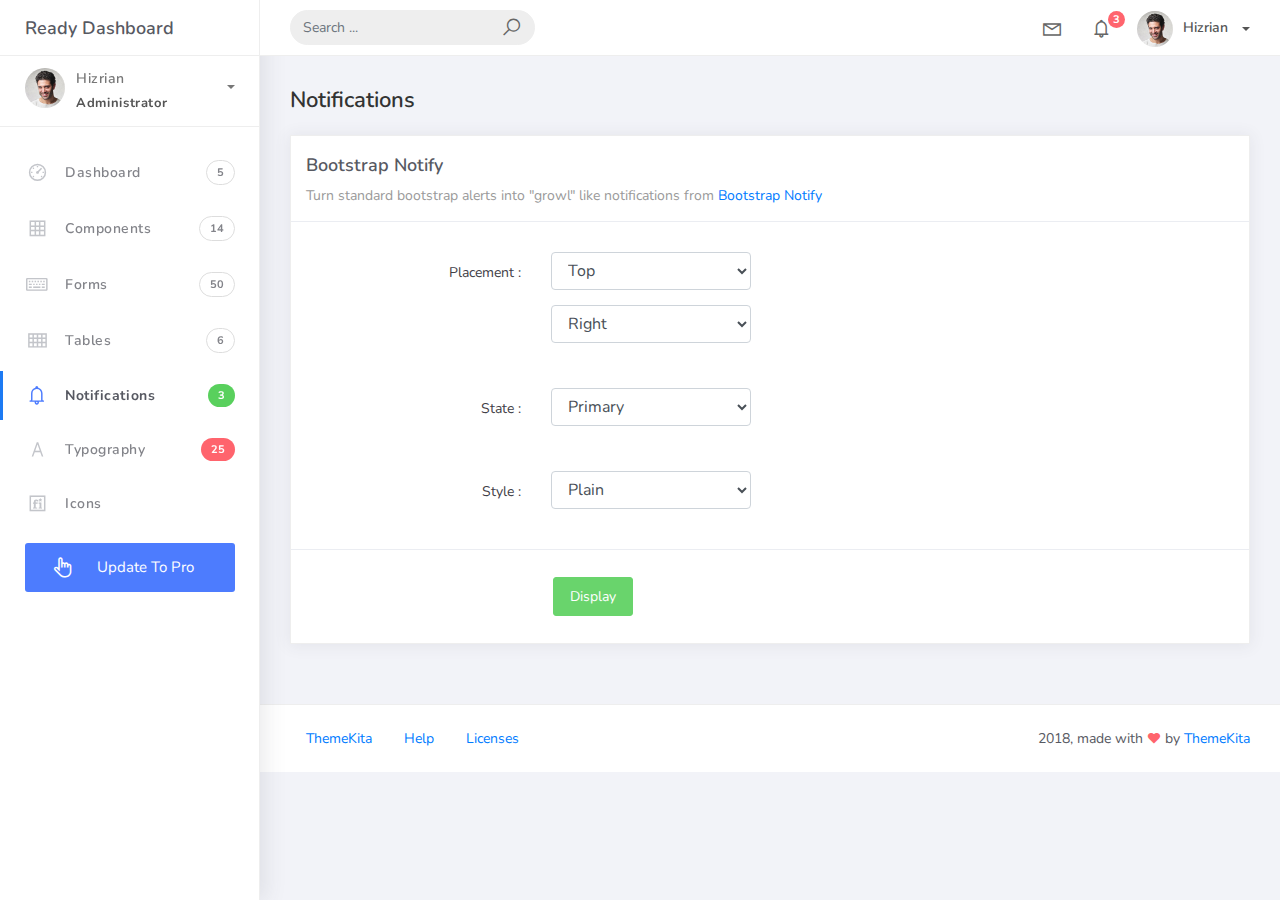
<file: SignalRWebUI/wwwroot/Ready-Bootstrap-Dashboard-master/notifications.html>
<!DOCTYPE html>
<html>
<head>
	<meta http-equiv="X-UA-Compatible" content="IE=edge,chrome=1" />
	<title>Notifications - Ready Bootstrap Dashboard</title>
	<meta content='width=device-width, initial-scale=1.0, maximum-scale=1.0, user-scalable=0, shrink-to-fit=no' name='viewport' />
	<link rel="stylesheet" href="assets/css/bootstrap.min.css">
	<link rel="stylesheet" href="https://fonts.googleapis.com/css?family=Nunito:200,200i,300,300i,400,400i,600,600i,700,700i,800,800i,900,900i">
	<link rel="stylesheet" href="assets/css/ready.css">
	<link rel="stylesheet" href="assets/css/demo.css">
</head>
<body>
	<div class="wrapper">
		<div class="main-header">
			<div class="logo-header">
				<a href="index.html" class="logo">
					Ready Dashboard
				</a>
				<button class="navbar-toggler sidenav-toggler ml-auto" type="button" data-toggle="collapse" data-target="collapse" aria-controls="sidebar" aria-expanded="false" aria-label="Toggle navigation">
					<span class="navbar-toggler-icon"></span>
				</button>
				<button class="topbar-toggler more"><i class="la la-ellipsis-v"></i></button>
			</div>
			<nav class="navbar navbar-header navbar-expand-lg">
				<div class="container-fluid">
					
					<form class="navbar-left navbar-form nav-search mr-md-3" action="">
						<div class="input-group">
							<input type="text" placeholder="Search ..." class="form-control">
							<div class="input-group-append">
								<span class="input-group-text">
									<i class="la la-search search-icon"></i>
								</span>
							</div>
						</div>
					</form>
					<ul class="navbar-nav topbar-nav ml-md-auto align-items-center">
						<li class="nav-item dropdown hidden-caret">
							<a class="nav-link dropdown-toggle" href="#" id="navbarDropdown" role="button" data-toggle="dropdown" aria-haspopup="true" aria-expanded="false">
								<i class="la la-envelope"></i>
							</a>
							<div class="dropdown-menu" aria-labelledby="navbarDropdown">
								<a class="dropdown-item" href="#">Action</a>
								<a class="dropdown-item" href="#">Another action</a>
								<div class="dropdown-divider"></div>
								<a class="dropdown-item" href="#">Something else here</a>
							</div>
						</li>
						<li class="nav-item dropdown hidden-caret">
							<a class="nav-link dropdown-toggle" href="#" id="navbarDropdown" role="button" data-toggle="dropdown" aria-haspopup="true" aria-expanded="false">
								<i class="la la-bell"></i>
								<span class="notification">3</span>
							</a>
							<ul class="dropdown-menu notif-box" aria-labelledby="navbarDropdown">
								<li>
									<div class="dropdown-title">You have 4 new notification</div>
								</li>
								<li>
									<div class="notif-center">
										<a href="#">
											<div class="notif-icon notif-primary"> <i class="la la-user-plus"></i> </div>
											<div class="notif-content">
												<span class="block">
													New user registered
												</span>
												<span class="time">5 minutes ago</span> 
											</div>
										</a>
										<a href="#">
											<div class="notif-icon notif-success"> <i class="la la-comment"></i> </div>
											<div class="notif-content">
												<span class="block">
													Rahmad commented on Admin
												</span>
												<span class="time">12 minutes ago</span> 
											</div>
										</a>
										<a href="#">
											<div class="notif-img"> 
												<img src="assets/img/profile2.jpg" alt="Img Profile">
											</div>
											<div class="notif-content">
												<span class="block">
													Reza send messages to you
												</span>
												<span class="time">12 minutes ago</span> 
											</div>
										</a>
										<a href="#">
											<div class="notif-icon notif-danger"> <i class="la la-heart"></i> </div>
											<div class="notif-content">
												<span class="block">
													Farrah liked Admin
												</span>
												<span class="time">17 minutes ago</span> 
											</div>
										</a>
									</div>
								</li>
								<li>
									<a class="see-all" href="javascript:void(0);"> <strong>See all notifications</strong> <i class="la la-angle-right"></i> </a>
								</li>
							</ul>
						</li>
						<li class="nav-item dropdown">
							<a class="dropdown-toggle profile-pic" data-toggle="dropdown" href="#" aria-expanded="false"> <img src="assets/img/profile.jpg" alt="user-img" width="36" class="img-circle"><span >Hizrian</span></span> </a>
							<ul class="dropdown-menu dropdown-user">
								<li>
									<div class="user-box">
										<div class="u-img"><img src="assets/img/profile.jpg" alt="user"></div>
										<div class="u-text">
											<h4>Hizrian</h4>
											<p class="text-muted">hello@themekita.com</p><a href="profile.html" class="btn btn-rounded btn-danger btn-sm">View Profile</a></div>
										</div>
									</li>
									<div class="dropdown-divider"></div>
									<a class="dropdown-item" href="#"><i class="ti-user"></i> My Profile</a>
									<a class="dropdown-item" href="#"></i> My Balance</a>
									<a class="dropdown-item" href="#"><i class="ti-email"></i> Inbox</a>
									<div class="dropdown-divider"></div>
									<a class="dropdown-item" href="#"><i class="ti-settings"></i> Account Setting</a>
									<div class="dropdown-divider"></div>
									<a class="dropdown-item" href="#"><i class="fa fa-power-off"></i> Logout</a>
								</ul>
								<!-- /.dropdown-user -->
							</li>
						</ul>
					</div>
				</nav>
			</div>
			<div class="sidebar">
				<div class="scrollbar-inner sidebar-wrapper">
					<div class="user">
						<div class="photo">
							<img src="assets/img/profile.jpg">
						</div>
						<div class="info">
							<a class="" data-toggle="collapse" href="#collapseExample" aria-expanded="true">
								<span>
									Hizrian
									<span class="user-level">Administrator</span>
									<span class="caret"></span>
								</span>
							</a>
							<div class="clearfix"></div>

							<div class="collapse in" id="collapseExample" aria-expanded="true" style="">
								<ul class="nav">
									<li>
										<a href="#profile">
											<span class="link-collapse">My Profile</span>
										</a>
									</li>
									<li>
										<a href="#edit">
											<span class="link-collapse">Edit Profile</span>
										</a>
									</li>
									<li>
										<a href="#settings">
											<span class="link-collapse">Settings</span>
										</a>
									</li>
								</ul>
							</div>
						</div>
					</div>
					<ul class="nav">
						<li class="nav-item">
							<a href="index.html">
								<i class="la la-dashboard"></i>
								<p>Dashboard</p>
								<span class="badge badge-count">5</span>
							</a>
						</li>
						<li class="nav-item">
							<a href="components.html">
								<i class="la la-table"></i>
								<p>Components</p>
								<span class="badge badge-count">14</span>
							</a>
						</li>
						<li class="nav-item">
							<a href="forms.html">
								<i class="la la-keyboard-o"></i>
								<p>Forms</p>
								<span class="badge badge-count">50</span>
							</a>
						</li>
						<li class="nav-item">
							<a href="tables.html">
								<i class="la la-th"></i>
								<p>Tables</p>
								<span class="badge badge-count">6</span>
							</a>
						</li>
						<li class="nav-item active">
							<a href="notifications.html">
								<i class="la la-bell"></i>
								<p>Notifications</p>
								<span class="badge badge-success">3</span>
							</a>
						</li>
						<li class="nav-item">
							<a href="typography.html">
								<i class="la la-font"></i>
								<p>Typography</p>
								<span class="badge badge-danger">25</span>
							</a>
						</li>
						<li class="nav-item">
							<a href="icons.html">
								<i class="la la-fonticons"></i>
								<p>Icons</p>
							</a>
						</li>
						<li class="nav-item update-pro">
							<button  data-toggle="modal" data-target="#modalUpdate">
								<i class="la la-hand-pointer-o"></i>
								<p>Update To Pro</p>
							</button>
						</li>
					</ul>
				</div>
			</div>
			<div class="main-panel">
				<div class="content">
					<div class="container-fluid">
						<h4 class="page-title">Notifications</h4>
						<div class="row">
							<div class="col-md-12">
								<div class="card">
									<div class="card-header">
										<div class="card-title">Bootstrap Notify</div>
										<div class="card-category">Turn standard bootstrap alerts into "growl" like notifications from <a class="link" href="http://bootstrap-notify.remabledesigns.com/">Bootstrap Notify</a></div>
									</div>
									<div class="card-body">
										<div class="form">
											<div class="form-group from-show-notify row">
												<div class="col-lg-3 col-md-3 col-sm-12 text-right">
													<label>Placement :</label>
												</div>
												<div class="col-lg-4 col-md-9 col-sm-12">
													<select class="form-control input-fixed" id="notify_placement_from">
														<option value="top">Top</option>
														<option value="bottom">Bottom</option>
													</select>
													<select class="form-control input-fixed" id="notify_placement_align">
														<option value="left">Left</option>
														<option value="right" selected="">Right</option>
														<option value="center">Center</option>
													</select>
												</div>
											</div>
											<div class="form-group from-show-notify row">
												<div class="col-lg-3 col-md-3 col-sm-12 text-right">
													<label>State :</label>
												</div>
												<div class="col-lg-4 col-md-9 col-sm-12">
													<select class="form-control input-fixed" id="notify_state">
														<option value="primary">Primary</option>
														<option value="info">Info</option>
														<option value="success">Success</option>
														<option value="warning">Warning</option>
														<option value="danger">Danger</option>
													</select>
												</div>
											</div>
											<div class="form-group from-show-notify row">
												<div class="col-lg-3 col-md-3 col-sm-12 text-right">
													<label>Style :</label>
												</div>
												<div class="col-lg-4 col-md-9 col-sm-12">
													<select class="form-control input-fixed" id="notify_style">
														<option value="plain">Plain</option>
														<option value="withicon">With Icon</option>
													</select>
												</div>
											</div>
										</div>
									</div>
									<div class="card-footer">
										<div class="form">
											<div class="form-group from-show-notify row">
												<div class="col-lg-3 col-md-3 col-sm-12">

												</div>
												<div class="col-lg-4 col-md-9 col-sm-12">
													<button id="displayNotif" class="btn btn-success">Display</button>
												</div>
											</div>
										</div>
									</div>
								</div>
							</div>
						</div>
					</div>
				</div>
				<footer class="footer">
					<div class="container-fluid">
						<nav class="pull-left">
							<ul class="nav">
								<li class="nav-item">
									<a class="nav-link" href="http://www.themekita.com">
										ThemeKita
									</a>
								</li>
								<li class="nav-item">
									<a class="nav-link" href="#">
										Help
									</a>
								</li>
								<li class="nav-item">
									<a class="nav-link" href="https://themewagon.com/license/#free-item">
										Licenses
									</a>
								</li>
							</ul>
						</nav>
						<div class="copyright ml-auto">
							2018, made with <i class="la la-heart heart text-danger"></i> by <a href="http://www.themekita.com">ThemeKita</a>
						</div>				
					</div>
				</footer>
			</div>
		</div>
	</div>
	<!-- Modal -->
	<div class="modal fade" id="modalUpdate" tabindex="-1" role="dialog" aria-labelledby="modalUpdatePro" aria-hidden="true">
		<div class="modal-dialog modal-dialog-centered" role="document">
			<div class="modal-content">
				<div class="modal-header bg-primary">
					<h6 class="modal-title"><i class="la la-frown-o"></i> Under Development</h6>
					<button type="button" class="close" data-dismiss="modal" aria-label="Close">
						<span aria-hidden="true">&times;</span>
					</button>
				</div>
				<div class="modal-body text-center">									
					<p>Currently the pro version of the <b>Ready Dashboard</b> Bootstrap is in progress development</p>
					<p>
					<b>We'll let you know when it's done</b></p>
				</div>
				<div class="modal-footer">
					<button type="button" class="btn btn-secondary" data-dismiss="modal">Close</button>
				</div>
			</div>
		</div>
	</div>
</body>
<script src="assets/js/core/jquery.3.2.1.min.js"></script>
<script src="assets/js/plugin/jquery-ui-1.12.1.custom/jquery-ui.min.js"></script>
<script src="assets/js/core/popper.min.js"></script>
<script src="assets/js/core/bootstrap.min.js"></script>
<script src="assets/js/plugin/chartist/chartist.min.js"></script>
<script src="assets/js/plugin/chartist/plugin/chartist-plugin-tooltip.min.js"></script>
<script src="assets/js/plugin/bootstrap-notify/bootstrap-notify.min.js"></script>
<script src="assets/js/plugin/bootstrap-toggle/bootstrap-toggle.min.js"></script>
<script src="assets/js/plugin/jquery-mapael/jquery.mapael.min.js"></script>
<script src="assets/js/plugin/jquery-mapael/maps/world_countries.min.js"></script>
<script src="assets/js/plugin/chart-circle/circles.min.js"></script>
<script src="assets/js/plugin/jquery-scrollbar/jquery.scrollbar.min.js"></script>
<script src="assets/js/ready.min.js"></script>
<script>
	$('#displayNotif').on('click', function(){
		var placementFrom = $('#notify_placement_from option:selected').val();
		var placementAlign = $('#notify_placement_align option:selected').val();
		var state = $('#notify_state option:selected').val();
		var style = $('#notify_style option:selected').val();
		var content = {};

		content.message = 'Turning standard Bootstrap alerts into "notify" like notifications';
		content.title = 'Bootstrap notify';
		if (style == "withicon") {
			content.icon = 'la la-bell';
		} else {
			content.icon = 'none';
		}
		content.url = 'index.html';
		content.target = '_blank';

		$.notify(content,{
			type: state,
			placement: {
				from: placementFrom,
				align: placementAlign
			},
			time: 1000,
		});
	});
</script>
</html>
</file>
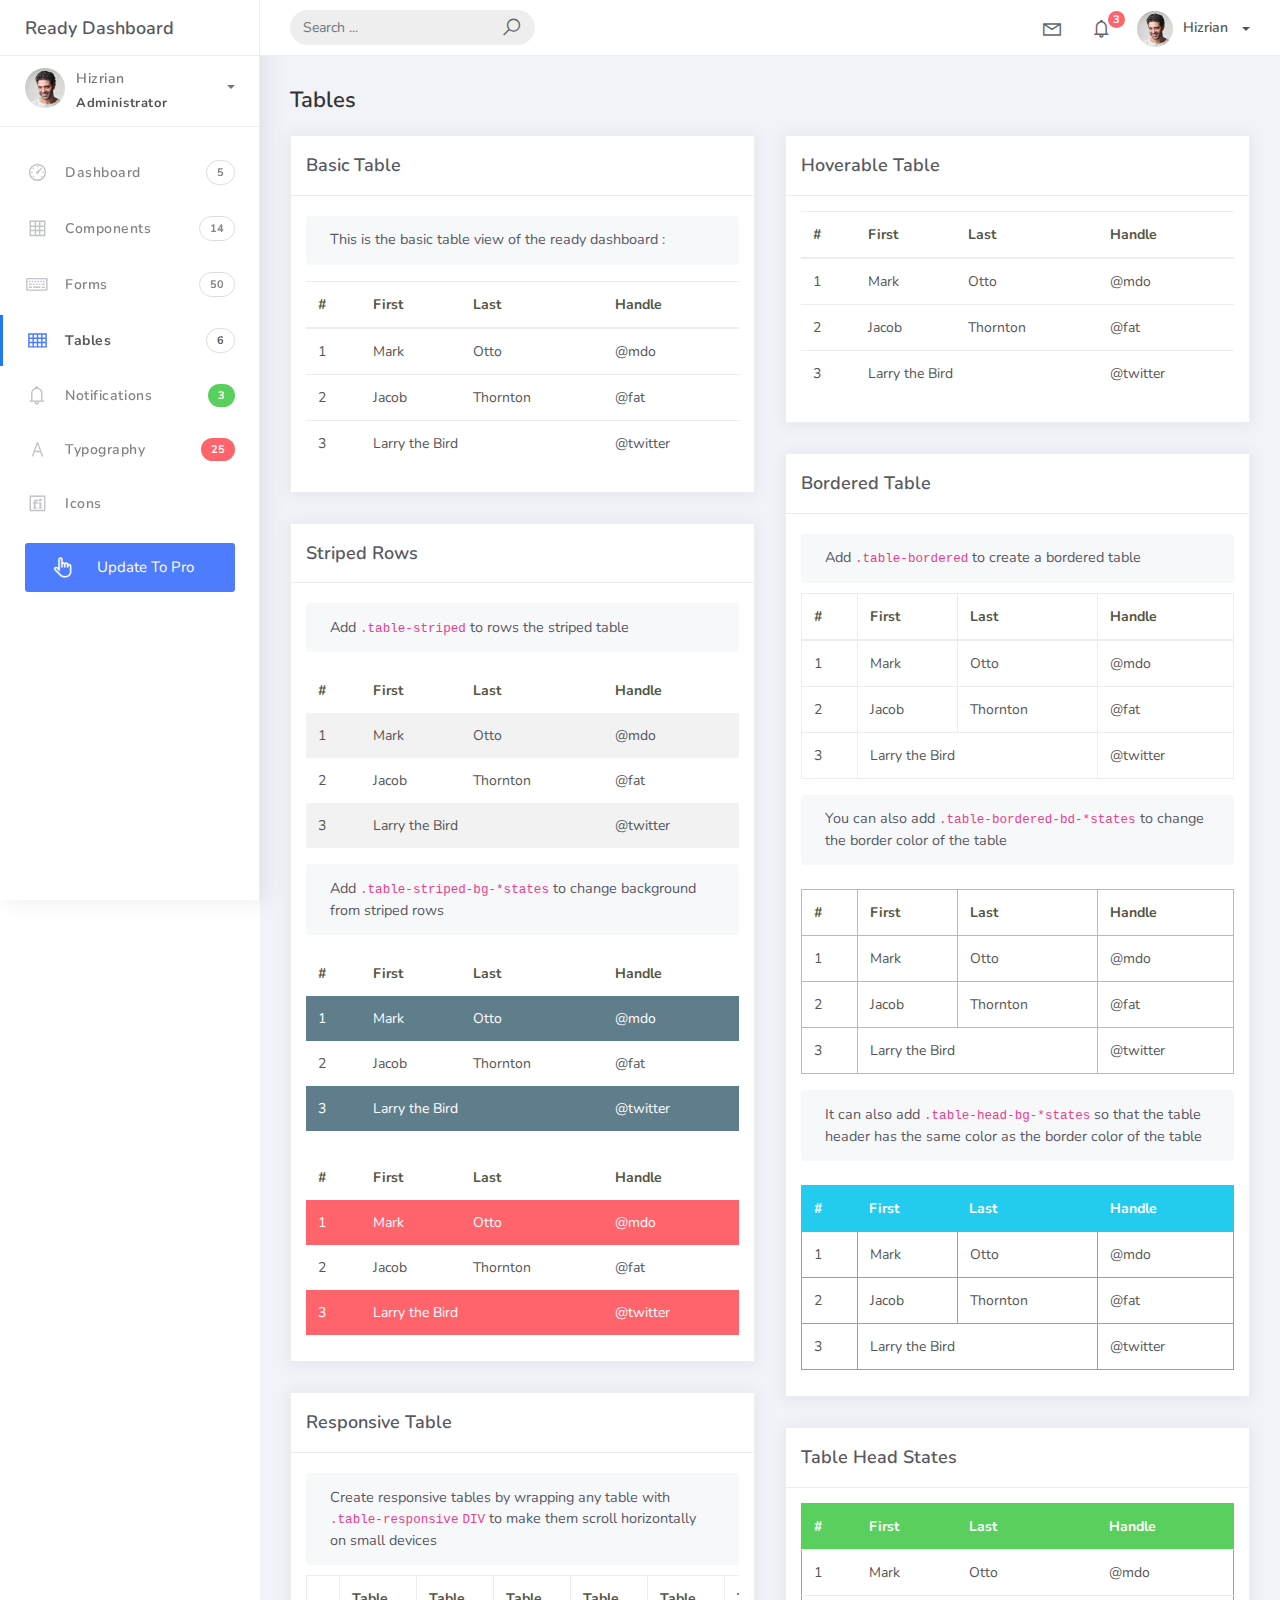
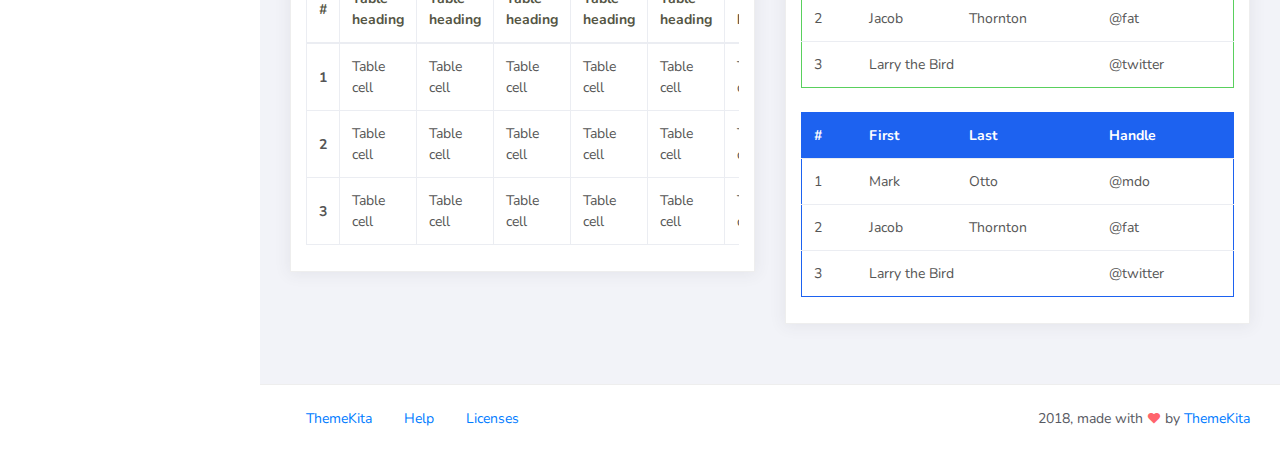
<file: SignalRWebUI/wwwroot/Ready-Bootstrap-Dashboard-master/tables.html>
<!DOCTYPE html>
<html>
<head>
	<meta http-equiv="X-UA-Compatible" content="IE=edge,chrome=1" />
	<title>Tables - Ready Bootstrap Dashboard</title>
	<meta content='width=device-width, initial-scale=1.0, maximum-scale=1.0, user-scalable=0, shrink-to-fit=no' name='viewport' />
	<link rel="stylesheet" href="assets/css/bootstrap.min.css">
	<link rel="stylesheet" href="https://fonts.googleapis.com/css?family=Nunito:200,200i,300,300i,400,400i,600,600i,700,700i,800,800i,900,900i">
	<link rel="stylesheet" href="assets/css/ready.css">
	<link rel="stylesheet" href="assets/css/demo.css">
</head>
<body>
	<div class="wrapper">
		<div class="main-header">
			<div class="logo-header">
				<a href="index.html" class="logo">
					Ready Dashboard
				</a>
				<button class="navbar-toggler sidenav-toggler ml-auto" type="button" data-toggle="collapse" data-target="collapse" aria-controls="sidebar" aria-expanded="false" aria-label="Toggle navigation">
					<span class="navbar-toggler-icon"></span>
				</button>
				<button class="topbar-toggler more"><i class="la la-ellipsis-v"></i></button>
			</div>
			<nav class="navbar navbar-header navbar-expand-lg">
				<div class="container-fluid">
					
					<form class="navbar-left navbar-form nav-search mr-md-3" action="">
						<div class="input-group">
							<input type="text" placeholder="Search ..." class="form-control">
							<div class="input-group-append">
								<span class="input-group-text">
									<i class="la la-search search-icon"></i>
								</span>
							</div>
						</div>
					</form>
					<ul class="navbar-nav topbar-nav ml-md-auto align-items-center">
						<li class="nav-item dropdown hidden-caret">
							<a class="nav-link dropdown-toggle" href="#" id="navbarDropdown" role="button" data-toggle="dropdown" aria-haspopup="true" aria-expanded="false">
								<i class="la la-envelope"></i>
							</a>
							<div class="dropdown-menu" aria-labelledby="navbarDropdown">
								<a class="dropdown-item" href="#">Action</a>
								<a class="dropdown-item" href="#">Another action</a>
								<div class="dropdown-divider"></div>
								<a class="dropdown-item" href="#">Something else here</a>
							</div>
						</li>
						<li class="nav-item dropdown hidden-caret">
							<a class="nav-link dropdown-toggle" href="#" id="navbarDropdown" role="button" data-toggle="dropdown" aria-haspopup="true" aria-expanded="false">
								<i class="la la-bell"></i>
								<span class="notification">3</span>
							</a>
							<ul class="dropdown-menu notif-box" aria-labelledby="navbarDropdown">
								<li>
									<div class="dropdown-title">You have 4 new notification</div>
								</li>
								<li>
									<div class="notif-center">
										<a href="#">
											<div class="notif-icon notif-primary"> <i class="la la-user-plus"></i> </div>
											<div class="notif-content">
												<span class="block">
													New user registered
												</span>
												<span class="time">5 minutes ago</span> 
											</div>
										</a>
										<a href="#">
											<div class="notif-icon notif-success"> <i class="la la-comment"></i> </div>
											<div class="notif-content">
												<span class="block">
													Rahmad commented on Admin
												</span>
												<span class="time">12 minutes ago</span> 
											</div>
										</a>
										<a href="#">
											<div class="notif-img"> 
												<img src="assets/img/profile2.jpg" alt="Img Profile">
											</div>
											<div class="notif-content">
												<span class="block">
													Reza send messages to you
												</span>
												<span class="time">12 minutes ago</span> 
											</div>
										</a>
										<a href="#">
											<div class="notif-icon notif-danger"> <i class="la la-heart"></i> </div>
											<div class="notif-content">
												<span class="block">
													Farrah liked Admin
												</span>
												<span class="time">17 minutes ago</span> 
											</div>
										</a>
									</div>
								</li>
								<li>
									<a class="see-all" href="javascript:void(0);"> <strong>See all notifications</strong> <i class="la la-angle-right"></i> </a>
								</li>
							</ul>
						</li>
						<li class="nav-item dropdown">
							<a class="dropdown-toggle profile-pic" data-toggle="dropdown" href="#" aria-expanded="false"> <img src="assets/img/profile.jpg" alt="user-img" width="36" class="img-circle"><span >Hizrian</span></span> </a>
							<ul class="dropdown-menu dropdown-user">
								<li>
									<div class="user-box">
										<div class="u-img"><img src="assets/img/profile.jpg" alt="user"></div>
										<div class="u-text">
											<h4>Hizrian</h4>
											<p class="text-muted">hello@themekita.com</p><a href="profile.html" class="btn btn-rounded btn-danger btn-sm">View Profile</a></div>
										</div>
									</li>
									<div class="dropdown-divider"></div>
									<a class="dropdown-item" href="#"><i class="ti-user"></i> My Profile</a>
									<a class="dropdown-item" href="#"></i> My Balance</a>
									<a class="dropdown-item" href="#"><i class="ti-email"></i> Inbox</a>
									<div class="dropdown-divider"></div>
									<a class="dropdown-item" href="#"><i class="ti-settings"></i> Account Setting</a>
									<div class="dropdown-divider"></div>
									<a class="dropdown-item" href="#"><i class="fa fa-power-off"></i> Logout</a>
								</ul>
								<!-- /.dropdown-user -->
							</li>
						</ul>
					</div>
				</nav>
			</div>
			<div class="sidebar">
				<div class="scrollbar-inner sidebar-wrapper">
					<div class="user">
						<div class="photo">
							<img src="assets/img/profile.jpg">
						</div>
						<div class="info">
							<a class="" data-toggle="collapse" href="#collapseExample" aria-expanded="true">
								<span>
									Hizrian
									<span class="user-level">Administrator</span>
									<span class="caret"></span>
								</span>
							</a>
							<div class="clearfix"></div>

							<div class="collapse in" id="collapseExample" aria-expanded="true" style="">
								<ul class="nav">
									<li>
										<a href="#profile">
											<span class="link-collapse">My Profile</span>
										</a>
									</li>
									<li>
										<a href="#edit">
											<span class="link-collapse">Edit Profile</span>
										</a>
									</li>
									<li>
										<a href="#settings">
											<span class="link-collapse">Settings</span>
										</a>
									</li>
								</ul>
							</div>
						</div>
					</div>
					<ul class="nav">
						<li class="nav-item">
							<a href="index.html">
								<i class="la la-dashboard"></i>
								<p>Dashboard</p>
								<span class="badge badge-count">5</span>
							</a>
						</li>
						<li class="nav-item">
							<a href="components.html">
								<i class="la la-table"></i>
								<p>Components</p>
								<span class="badge badge-count">14</span>
							</a>
						</li>
						<li class="nav-item">
							<a href="forms.html">
								<i class="la la-keyboard-o"></i>
								<p>Forms</p>
								<span class="badge badge-count">50</span>
							</a>
						</li>
						<li class="nav-item active">
							<a href="tables.html">
								<i class="la la-th"></i>
								<p>Tables</p>
								<span class="badge badge-count">6</span>
							</a>
						</li>
						<li class="nav-item">
							<a href="notifications.html">
								<i class="la la-bell"></i>
								<p>Notifications</p>
								<span class="badge badge-success">3</span>
							</a>
						</li>
						<li class="nav-item">
							<a href="typography.html">
								<i class="la la-font"></i>
								<p>Typography</p>
								<span class="badge badge-danger">25</span>
							</a>
						</li>
						<li class="nav-item">
							<a href="icons.html">
								<i class="la la-fonticons"></i>
								<p>Icons</p>
							</a>
						</li>
						<li class="nav-item update-pro">
							<button  data-toggle="modal" data-target="#modalUpdate">
								<i class="la la-hand-pointer-o"></i>
								<p>Update To Pro</p>
							</button>
						</li>
					</ul>
				</div>
			</div>
			<div class="main-panel">
				<div class="content">
					<div class="container-fluid">
						<h4 class="page-title">Tables</h4>
						<div class="row">
							<div class="col-md-6">
								<div class="card">
									<div class="card-header">
										<div class="card-title">Basic Table</div>
									</div>
									<div class="card-body">
										<div class="card-sub">									
											This is the basic table view of the ready dashboard :
										</div>
										<table class="table mt-3">
											<thead>
												<tr>
													<th scope="col">#</th>
													<th scope="col">First</th>
													<th scope="col">Last</th>
													<th scope="col">Handle</th>
												</tr>
											</thead>
											<tbody>
												<tr>
													<td>1</td>
													<td>Mark</td>
													<td>Otto</td>
													<td>@mdo</td>
												</tr>
												<tr>
													<td>2</td>
													<td>Jacob</td>
													<td>Thornton</td>
													<td>@fat</td>
												</tr>
												<tr>
													<td>3</td>
													<td colspan="2">Larry the Bird</td>
													<td>@twitter</td>
												</tr>
											</tbody>
										</table>
									</div>
								</div>
								<div class="card">
									<div class="card-header">
										<div class="card-title">Striped Rows</div>
									</div>
									<div class="card-body">
										<div class="card-sub">											
											Add <code class="highlighter-rouge">.table-striped</code> to rows the striped table
										</div>
										<table class="table table-striped mt-3">
											<thead>
												<tr>
													<th scope="col">#</th>
													<th scope="col">First</th>
													<th scope="col">Last</th>
													<th scope="col">Handle</th>
												</tr>
											</thead>
											<tbody>
												<tr>
													<td>1</td>
													<td>Mark</td>
													<td>Otto</td>
													<td>@mdo</td>
												</tr>
												<tr>
													<td>2</td>
													<td>Jacob</td>
													<td>Thornton</td>
													<td>@fat</td>
												</tr>
												<tr>
													<td>3</td>
													<td colspan="2">Larry the Bird</td>
													<td>@twitter</td>
												</tr>
											</tbody>
										</table>
										<div class="card-sub">
											Add <code class="#highlighter-rouge">.table-striped-bg-*states</code> to change background from striped rows
										</div>
										<table class="table table-striped table-striped-bg-default mt-3">
											<thead>
												<tr>
													<th scope="col">#</th>
													<th scope="col">First</th>
													<th scope="col">Last</th>
													<th scope="col">Handle</th>
												</tr>
											</thead>
											<tbody>
												<tr>
													<td>1</td>
													<td>Mark</td>
													<td>Otto</td>
													<td>@mdo</td>
												</tr>
												<tr>
													<td>2</td>
													<td>Jacob</td>
													<td>Thornton</td>
													<td>@fat</td>
												</tr>
												<tr>
													<td>3</td>
													<td colspan="2">Larry the Bird</td>
													<td>@twitter</td>
												</tr>
											</tbody>
										</table>
										<table class="table table-striped table-striped-bg-danger mt-4">
											<thead>
												<tr>
													<th scope="col">#</th>
													<th scope="col">First</th>
													<th scope="col">Last</th>
													<th scope="col">Handle</th>
												</tr>
											</thead>
											<tbody>
												<tr>
													<td>1</td>
													<td>Mark</td>
													<td>Otto</td>
													<td>@mdo</td>
												</tr>
												<tr>
													<td>2</td>
													<td>Jacob</td>
													<td>Thornton</td>
													<td>@fat</td>
												</tr>
												<tr>
													<td>3</td>
													<td colspan="2">Larry the Bird</td>
													<td>@twitter</td>
												</tr>
											</tbody>
										</table>
									</div>
								</div>
								<div class="card">
									<div class="card-header">
										<div class="card-title">Responsive Table</div>
									</div>
									<div class="card-body">
										<div class="card-sub">
											Create responsive tables by wrapping any table with <code class="highlighter-rouge">.table-responsive</code> <code class="highlighter-rouge">DIV</code> to make them scroll horizontally on small devices
										</div>
										<div class="table-responsive">
											<table class="table table-bordered">
												<thead>
													<tr>
														<th>#</th>
														<th>Table heading</th>
														<th>Table heading</th>
														<th>Table heading</th>
														<th>Table heading</th>
														<th>Table heading</th>
														<th>Table heading</th>
													</tr>
												</thead>
												<tbody>
													<tr>
														<th scope="row">1</th>
														<td>Table cell</td>
														<td>Table cell</td>
														<td>Table cell</td>
														<td>Table cell</td>
														<td>Table cell</td>
														<td>Table cell</td>
													</tr>
													<tr>
														<th scope="row">2</th>
														<td>Table cell</td>
														<td>Table cell</td>
														<td>Table cell</td>
														<td>Table cell</td>
														<td>Table cell</td>
														<td>Table cell</td>
													</tr>
													<tr>
														<th scope="row">3</th>
														<td>Table cell</td>
														<td>Table cell</td>
														<td>Table cell</td>
														<td>Table cell</td>
														<td>Table cell</td>
														<td>Table cell</td>
													</tr>
												</tbody>
											</table>
										</div>
									</div>
								</div>
							</div>
							<div class="col-md-6">
								<div class="card">
									<div class="card-header">
										<div class="card-title">Hoverable Table</div>
									</div>
									<div class="card-body">
										<table class="table table-hover">
											<thead>
												<tr>
													<th scope="col">#</th>
													<th scope="col">First</th>
													<th scope="col">Last</th>
													<th scope="col">Handle</th>
												</tr>
											</thead>
											<tbody>
												<tr>
													<td>1</td>
													<td>Mark</td>
													<td>Otto</td>
													<td>@mdo</td>
												</tr>
												<tr>
													<td>2</td>
													<td>Jacob</td>
													<td>Thornton</td>
													<td>@fat</td>
												</tr>
												<tr>
													<td>3</td>
													<td colspan="2">Larry the Bird</td>
													<td>@twitter</td>
												</tr>
											</tbody>
										</table>
									</div>
								</div>
								<div class="card">
									<div class="card-header">
										<div class="card-title">Bordered Table</div>
									</div>
									<div class="card-body">
										<div class="card-sub">
											Add <code class="highlighter-rouge">.table-bordered</code> to create a bordered table
										</div>
										<table class="table table-bordered">
											<thead>
												<tr>
													<th scope="col">#</th>
													<th scope="col">First</th>
													<th scope="col">Last</th>
													<th scope="col">Handle</th>
												</tr>
											</thead>
											<tbody>
												<tr>
													<td>1</td>
													<td>Mark</td>
													<td>Otto</td>
													<td>@mdo</td>
												</tr>
												<tr>
													<td>2</td>
													<td>Jacob</td>
													<td>Thornton</td>
													<td>@fat</td>
												</tr>
												<tr>
													<td>3</td>
													<td colspan="2">Larry the Bird</td>
													<td>@twitter</td>
												</tr>
											</tbody>
										</table>
										<div class="card-sub">											
											You can also add <code class="highlighter-rouge">.table-bordered-bd-*states</code> to change the border color of the table
										</div>
										<table class="table table-bordered table-bordered-bd-warning mt-4">
											<thead>
												<tr>
													<th scope="col">#</th>
													<th scope="col">First</th>
													<th scope="col">Last</th>
													<th scope="col">Handle</th>
												</tr>
											</thead>
											<tbody>
												<tr>
													<td>1</td>
													<td>Mark</td>
													<td>Otto</td>
													<td>@mdo</td>
												</tr>
												<tr>
													<td>2</td>
													<td>Jacob</td>
													<td>Thornton</td>
													<td>@fat</td>
												</tr>
												<tr>
													<td>3</td>
													<td colspan="2">Larry the Bird</td>
													<td>@twitter</td>
												</tr>
											</tbody>
										</table>
										<div class="card-sub">
											It can also add <code class="highlight-rouge">.table-head-bg-*states</code> so that the table header has the same color as the border color of the table
										</div>
										<table class="table table-bordered table-head-bg-info table-bordered-bd-info mt-4">
											<thead>
												<tr>
													<th scope="col">#</th>
													<th scope="col">First</th>
													<th scope="col">Last</th>
													<th scope="col">Handle</th>
												</tr>
											</thead>
											<tbody>
												<tr>
													<td>1</td>
													<td>Mark</td>
													<td>Otto</td>
													<td>@mdo</td>
												</tr>
												<tr>
													<td>2</td>
													<td>Jacob</td>
													<td>Thornton</td>
													<td>@fat</td>
												</tr>
												<tr>
													<td>3</td>
													<td colspan="2">Larry the Bird</td>
													<td>@twitter</td>
												</tr>
											</tbody>
										</table>
									</div>
								</div>
								<div class="card">
									<div class="card-header">
										<div class="card-title">Table Head States</div>
									</div>
									<div class="card-body">
										<table class="table table-head-bg-success">
											<thead>
												<tr>
													<th scope="col">#</th>
													<th scope="col">First</th>
													<th scope="col">Last</th>
													<th scope="col">Handle</th>
												</tr>
											</thead>
											<tbody>
												<tr>
													<td>1</td>
													<td>Mark</td>
													<td>Otto</td>
													<td>@mdo</td>
												</tr>
												<tr>
													<td>2</td>
													<td>Jacob</td>
													<td>Thornton</td>
													<td>@fat</td>
												</tr>
												<tr>
													<td>3</td>
													<td colspan="2">Larry the Bird</td>
													<td>@twitter</td>
												</tr>
											</tbody>
										</table>
										<table class="table table-head-bg-primary mt-4">
											<thead>
												<tr>
													<th scope="col">#</th>
													<th scope="col">First</th>
													<th scope="col">Last</th>
													<th scope="col">Handle</th>
												</tr>
											</thead>
											<tbody>
												<tr>
													<td>1</td>
													<td>Mark</td>
													<td>Otto</td>
													<td>@mdo</td>
												</tr>
												<tr>
													<td>2</td>
													<td>Jacob</td>
													<td>Thornton</td>
													<td>@fat</td>
												</tr>
												<tr>
													<td>3</td>
													<td colspan="2">Larry the Bird</td>
													<td>@twitter</td>
												</tr>
											</tbody>
										</table>
									</div>
								</div>
							</div>
						</div>
					</div>
				</div>
				<footer class="footer">
					<div class="container-fluid">
						<nav class="pull-left">
							<ul class="nav">
								<li class="nav-item">
									<a class="nav-link" href="http://www.themekita.com">
										ThemeKita
									</a>
								</li>
								<li class="nav-item">
									<a class="nav-link" href="#">
										Help
									</a>
								</li>
								<li class="nav-item">
									<a class="nav-link" href="https://themewagon.com/license/#free-item">
										Licenses
									</a>
								</li>
							</ul>
						</nav>
						<div class="copyright ml-auto">
							2018, made with <i class="la la-heart heart text-danger"></i> by <a href="http://www.themekita.com">ThemeKita</a>
						</div>				
					</div>
				</footer>
			</div>
		</div>
	</div>
</div>
<!-- Modal -->
<div class="modal fade" id="modalUpdate" tabindex="-1" role="dialog" aria-labelledby="modalUpdatePro" aria-hidden="true">
	<div class="modal-dialog modal-dialog-centered" role="document">
		<div class="modal-content">
			<div class="modal-header bg-primary">
				<h6 class="modal-title"><i class="la la-frown-o"></i> Under Development</h6>
				<button type="button" class="close" data-dismiss="modal" aria-label="Close">
					<span aria-hidden="true">&times;</span>
				</button>
			</div>
			<div class="modal-body text-center">									
				<p>Currently the pro version of the <b>Ready Dashboard</b> Bootstrap is in progress development</p>
				<p>
				<b>We'll let you know when it's done</b></p>
			</div>
			<div class="modal-footer">
				<button type="button" class="btn btn-secondary" data-dismiss="modal">Close</button>
			</div>
		</div>
	</div>
</div>
</body>
<script src="assets/js/core/jquery.3.2.1.min.js"></script>
<script src="assets/js/plugin/jquery-ui-1.12.1.custom/jquery-ui.min.js"></script>
<script src="assets/js/core/popper.min.js"></script>
<script src="assets/js/core/bootstrap.min.js"></script>
<script src="assets/js/plugin/chartist/chartist.min.js"></script>
<script src="assets/js/plugin/chartist/plugin/chartist-plugin-tooltip.min.js"></script>
<script src="assets/js/plugin/bootstrap-notify/bootstrap-notify.min.js"></script>
<script src="assets/js/plugin/bootstrap-toggle/bootstrap-toggle.min.js"></script>
<script src="assets/js/plugin/jquery-mapael/jquery.mapael.min.js"></script>
<script src="assets/js/plugin/jquery-mapael/maps/world_countries.min.js"></script>
<script src="assets/js/plugin/chart-circle/circles.min.js"></script>
<script src="assets/js/plugin/jquery-scrollbar/jquery.scrollbar.min.js"></script>
<script src="assets/js/ready.min.js"></script>
<script>
	$('#displayNotif').on('click', function(){
		var placementFrom = $('#notify_placement_from option:selected').val();
		var placementAlign = $('#notify_placement_align option:selected').val();
		var state = $('#notify_state option:selected').val();
		var style = $('#notify_style option:selected').val();
		var content = {};

		content.message = 'Turning standard Bootstrap alerts into "notify" like notifications';
		content.title = 'Bootstrap notify';
		if (style == "withicon") {
			content.icon = 'la la-bell';
		} else {
			content.icon = 'none';
		}
		content.url = 'index.html';
		content.target = '_blank';

		$.notify(content,{
			type: state,
			placement: {
				from: placementFrom,
				align: placementAlign
			},
			time: 1000,
		});
	});
</script>
</html>
</file>
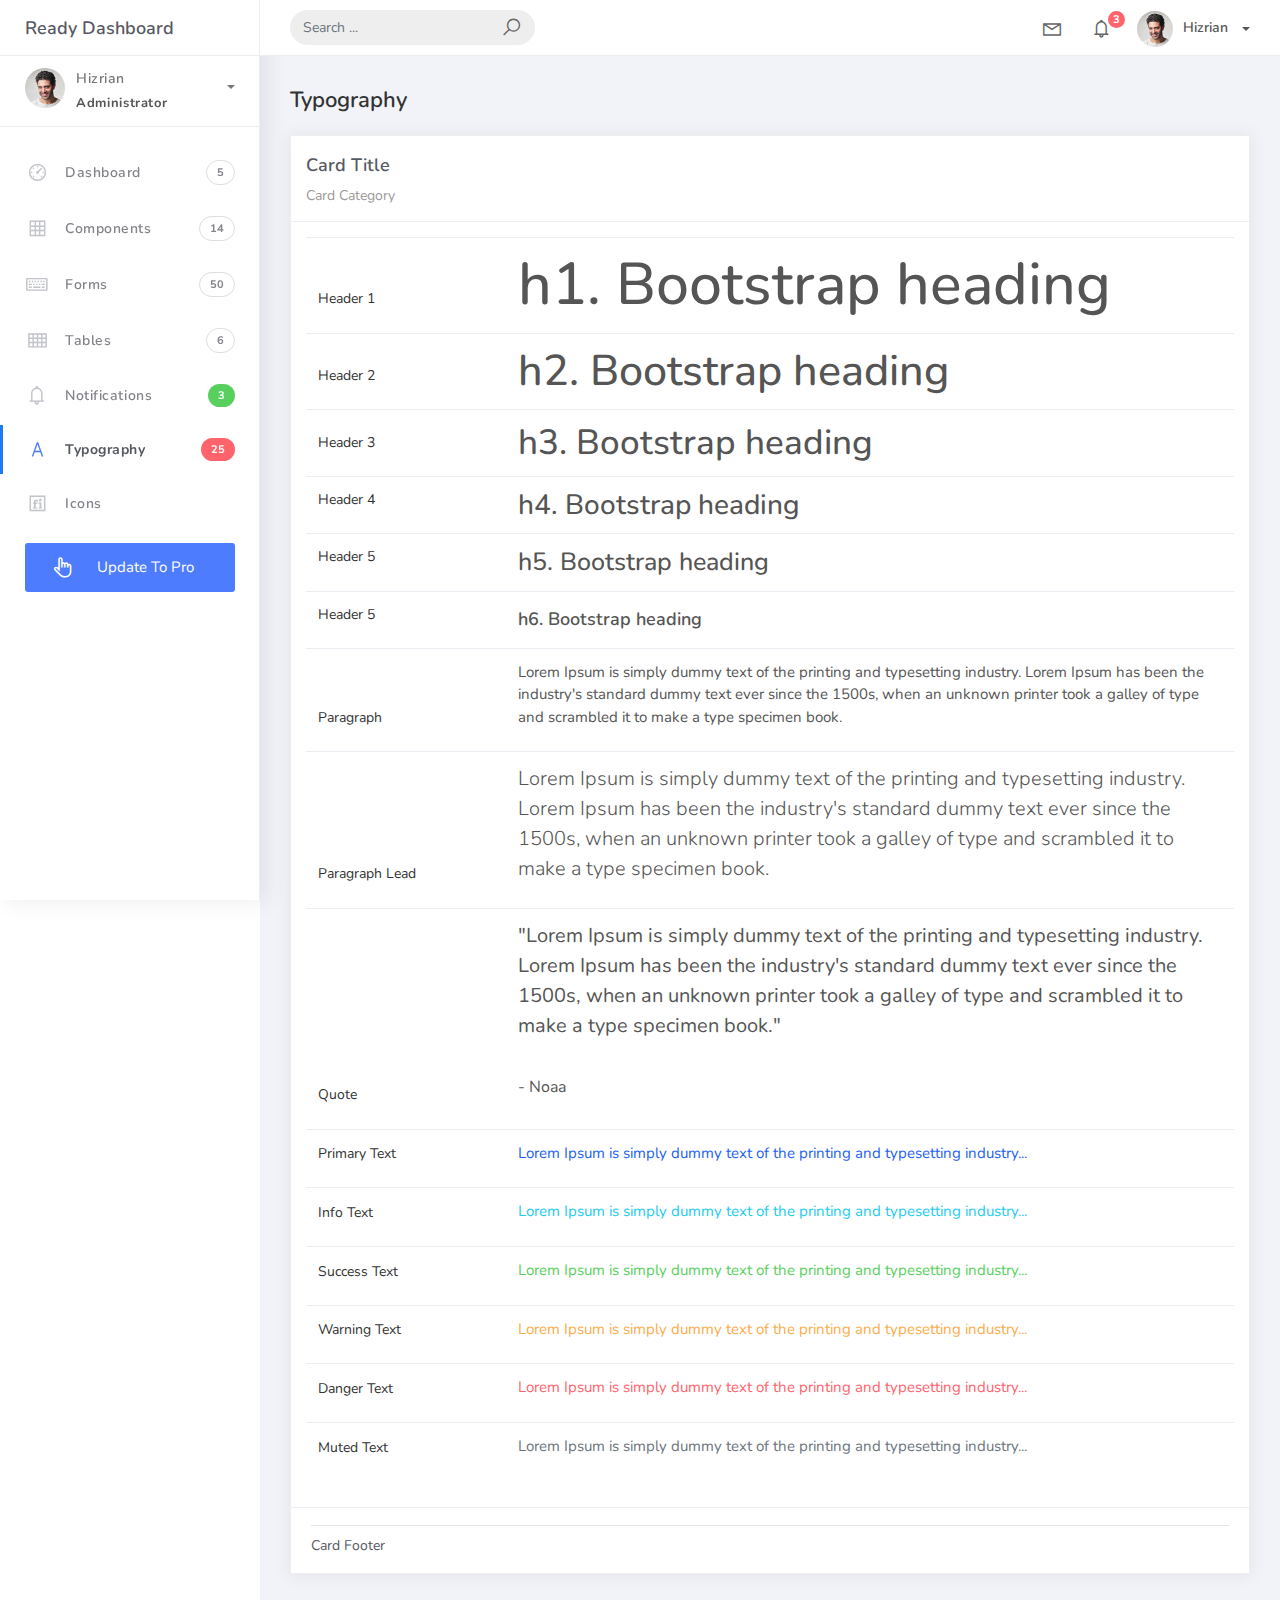
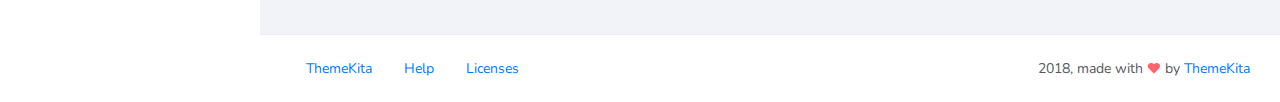
<file: SignalRWebUI/wwwroot/Ready-Bootstrap-Dashboard-master/typography.html>
<!DOCTYPE html>
<html>
<head>
	<meta http-equiv="X-UA-Compatible" content="IE=edge,chrome=1" />
	<title>Typography - Ready Bootstrap Dashboard</title>
	<meta content='width=device-width, initial-scale=1.0, maximum-scale=1.0, user-scalable=0, shrink-to-fit=no' name='viewport' />
	<link rel="stylesheet" href="assets/css/bootstrap.min.css">
	<link rel="stylesheet" href="https://fonts.googleapis.com/css?family=Nunito:200,200i,300,300i,400,400i,600,600i,700,700i,800,800i,900,900i">
	<link rel="stylesheet" href="assets/css/ready.css">
	<link rel="stylesheet" href="assets/css/demo.css">
</head>
<body>
	<div class="wrapper">
		<div class="main-header">
			<div class="logo-header">
				<a href="index.html" class="logo">
					Ready Dashboard
				</a>
				<button class="navbar-toggler sidenav-toggler ml-auto" type="button" data-toggle="collapse" data-target="collapse" aria-controls="sidebar" aria-expanded="false" aria-label="Toggle navigation">
					<span class="navbar-toggler-icon"></span>
				</button>
				<button class="topbar-toggler more"><i class="la la-ellipsis-v"></i></button>
			</div>
			<nav class="navbar navbar-header navbar-expand-lg">
				<div class="container-fluid">
					
					<form class="navbar-left navbar-form nav-search mr-md-3" action="">
						<div class="input-group">
							<input type="text" placeholder="Search ..." class="form-control">
							<div class="input-group-append">
								<span class="input-group-text">
									<i class="la la-search search-icon"></i>
								</span>
							</div>
						</div>
					</form>
					<ul class="navbar-nav topbar-nav ml-md-auto align-items-center">
						<li class="nav-item dropdown hidden-caret">
							<a class="nav-link dropdown-toggle" href="#" id="navbarDropdown" role="button" data-toggle="dropdown" aria-haspopup="true" aria-expanded="false">
								<i class="la la-envelope"></i>
							</a>
							<div class="dropdown-menu" aria-labelledby="navbarDropdown">
								<a class="dropdown-item" href="#">Action</a>
								<a class="dropdown-item" href="#">Another action</a>
								<div class="dropdown-divider"></div>
								<a class="dropdown-item" href="#">Something else here</a>
							</div>
						</li>
						<li class="nav-item dropdown hidden-caret">
							<a class="nav-link dropdown-toggle" href="#" id="navbarDropdown" role="button" data-toggle="dropdown" aria-haspopup="true" aria-expanded="false">
								<i class="la la-bell"></i>
								<span class="notification">3</span>
							</a>
							<ul class="dropdown-menu notif-box" aria-labelledby="navbarDropdown">
								<li>
									<div class="dropdown-title">You have 4 new notification</div>
								</li>
								<li>
									<div class="notif-center">
										<a href="#">
											<div class="notif-icon notif-primary"> <i class="la la-user-plus"></i> </div>
											<div class="notif-content">
												<span class="block">
													New user registered
												</span>
												<span class="time">5 minutes ago</span> 
											</div>
										</a>
										<a href="#">
											<div class="notif-icon notif-success"> <i class="la la-comment"></i> </div>
											<div class="notif-content">
												<span class="block">
													Rahmad commented on Admin
												</span>
												<span class="time">12 minutes ago</span> 
											</div>
										</a>
										<a href="#">
											<div class="notif-img"> 
												<img src="assets/img/profile2.jpg" alt="Img Profile">
											</div>
											<div class="notif-content">
												<span class="block">
													Reza send messages to you
												</span>
												<span class="time">12 minutes ago</span> 
											</div>
										</a>
										<a href="#">
											<div class="notif-icon notif-danger"> <i class="la la-heart"></i> </div>
											<div class="notif-content">
												<span class="block">
													Farrah liked Admin
												</span>
												<span class="time">17 minutes ago</span> 
											</div>
										</a>
									</div>
								</li>
								<li>
									<a class="see-all" href="javascript:void(0);"> <strong>See all notifications</strong> <i class="la la-angle-right"></i> </a>
								</li>
							</ul>
						</li>
						<li class="nav-item dropdown">
							<a class="dropdown-toggle profile-pic" data-toggle="dropdown" href="#" aria-expanded="false"> <img src="assets/img/profile.jpg" alt="user-img" width="36" class="img-circle"><span >Hizrian</span></span> </a>
							<ul class="dropdown-menu dropdown-user">
								<li>
									<div class="user-box">
										<div class="u-img"><img src="assets/img/profile.jpg" alt="user"></div>
										<div class="u-text">
											<h4>Hizrian</h4>
											<p class="text-muted">hello@themekita.com</p><a href="profile.html" class="btn btn-rounded btn-danger btn-sm">View Profile</a></div>
										</div>
									</li>
									<div class="dropdown-divider"></div>
									<a class="dropdown-item" href="#"><i class="ti-user"></i> My Profile</a>
									<a class="dropdown-item" href="#"></i> My Balance</a>
									<a class="dropdown-item" href="#"><i class="ti-email"></i> Inbox</a>
									<div class="dropdown-divider"></div>
									<a class="dropdown-item" href="#"><i class="ti-settings"></i> Account Setting</a>
									<div class="dropdown-divider"></div>
									<a class="dropdown-item" href="#"><i class="fa fa-power-off"></i> Logout</a>
								</ul>
								<!-- /.dropdown-user -->
							</li>
						</ul>
					</div>
				</nav>
			</div>
			<div class="sidebar">
				<div class="scrollbar-inner sidebar-wrapper">
					<div class="user">
						<div class="photo">
							<img src="assets/img/profile.jpg">
						</div>
						<div class="info">
							<a class="" data-toggle="collapse" href="#collapseExample" aria-expanded="true">
								<span>
									Hizrian
									<span class="user-level">Administrator</span>
									<span class="caret"></span>
								</span>
							</a>
							<div class="clearfix"></div>

							<div class="collapse in" id="collapseExample" aria-expanded="true" style="">
								<ul class="nav">
									<li>
										<a href="#profile">
											<span class="link-collapse">My Profile</span>
										</a>
									</li>
									<li>
										<a href="#edit">
											<span class="link-collapse">Edit Profile</span>
										</a>
									</li>
									<li>
										<a href="#settings">
											<span class="link-collapse">Settings</span>
										</a>
									</li>
								</ul>
							</div>
						</div>
					</div>
					<ul class="nav">
						<li class="nav-item">
							<a href="index.html">
								<i class="la la-dashboard"></i>
								<p>Dashboard</p>
								<span class="badge badge-count">5</span>
							</a>
						</li>
						<li class="nav-item">
							<a href="components.html">
								<i class="la la-table"></i>
								<p>Components</p>
								<span class="badge badge-count">14</span>
							</a>
						</li>
						<li class="nav-item">
							<a href="forms.html">
								<i class="la la-keyboard-o"></i>
								<p>Forms</p>
								<span class="badge badge-count">50</span>
							</a>
						</li>
						<li class="nav-item">
							<a href="tables.html">
								<i class="la la-th"></i>
								<p>Tables</p>
								<span class="badge badge-count">6</span>
							</a>
						</li>
						<li class="nav-item">
							<a href="notifications.html">
								<i class="la la-bell"></i>
								<p>Notifications</p>
								<span class="badge badge-success">3</span>
							</a>
						</li>
						<li class="nav-item active">
							<a href="typography.html">
								<i class="la la-font"></i>
								<p>Typography</p>
								<span class="badge badge-danger">25</span>
							</a>
						</li>
						<li class="nav-item">
							<a href="icons.html">
								<i class="la la-fonticons"></i>
								<p>Icons</p>
							</a>
						</li>
						<li class="nav-item update-pro">
							<button  data-toggle="modal" data-target="#modalUpdate">
								<i class="la la-hand-pointer-o"></i>
								<p>Update To Pro</p>
							</button>
						</li>
					</ul>
				</div>
			</div>
			<div class="main-panel">
				<div class="content">
					<div class="container-fluid">
						<h4 class="page-title">Typography</h4>
						<div class="row">
							<div class="col-md-12">
								<div class="card">
									<div class="card-header">
										<div class="card-title">Card Title</div>
										<div class="card-category">Card Category</div>
									</div>
									<div class="card-body">
										<table class="table table-typo">
											<tbody>
												<tr>
													<td>
														<p>Header 1</p>

													</td>
													<td><span class="h1">h1. Bootstrap heading</span></td>
												</tr>
												<tr>
													<td>
														<p>Header 2</p>

													</td>
													<td><span class="h2">h2. Bootstrap heading</span></td>
												</tr>
												<tr>
													<td>
														<p>Header 3</p>

													</td>
													<td><span class="h3">h3. Bootstrap heading</span></td>
												</tr>
												<tr>
													<td>
														<p>Header 4</p>

													</td>
													<td><span class="h4">h4. Bootstrap heading</span></td>
												</tr>
												<tr>
													<td>
														<p>Header 5</p>

													</td>
													<td><span class="h5">h5. Bootstrap heading</span></td>
												</tr>
												<tr>
													<td>
														<p>Header 5</p>

													</td>
													<td><span class="h6">h6. Bootstrap heading</span></td>
												</tr>
												<tr>
													<td>
														<p>Paragraph</p>

													</td>
													<td><p>Lorem Ipsum is simply dummy text of the printing and typesetting industry. Lorem Ipsum has been the industry's standard dummy text ever since the 1500s, when an unknown printer took a galley of type and scrambled it to make a type specimen book.</p></span></td>
												</tr>
												<tr>
													<td>
														<p>Paragraph Lead</p>

													</td>
													<td><p class="lead">Lorem Ipsum is simply dummy text of the printing and typesetting industry. Lorem Ipsum has been the industry's standard dummy text ever since the 1500s, when an unknown printer took a galley of type and scrambled it to make a type specimen book.</p></td>
												</tr>
												<tr>
													<td>
														<p>Quote</p>

													</td>
													<td><blockquote>
														<p class="blockquote blockquote-primary">
															"Lorem Ipsum is simply dummy text of the printing and typesetting industry. Lorem Ipsum has been the industry's standard dummy text ever since the 1500s, when an unknown printer took a galley of type and scrambled it to make a type specimen book."
															<br>
															<br>
															<small>
																- Noaa
															</small>
														</p>
													</blockquote></td>
												</tr>
												<tr>
													<td>
														<p>Primary Text</p>

													</td>
													<td><p class="text-primary">Lorem Ipsum is simply dummy text of the printing and typesetting industry...</p></span></td>
												</tr>
												<tr>
													<td>
														<p>Info Text</p>

													</td>
													<td><p class="text-info">Lorem Ipsum is simply dummy text of the printing and typesetting industry...</p></span></td>
												</tr>
												<tr>
													<td>
														<p>Success Text</p>

													</td>
													<td><p class="text-success">Lorem Ipsum is simply dummy text of the printing and typesetting industry...</p></span></td>
												</tr>
												<tr>
													<td>
														<p>Warning Text</p>

													</td>
													<td><p class="text-warning">Lorem Ipsum is simply dummy text of the printing and typesetting industry...</p></span></td>
												</tr>
												<tr>
													<td>
														<p>Danger Text</p>

													</td>
													<td><p class="text-danger">Lorem Ipsum is simply dummy text of the printing and typesetting industry...</p></span></td>
												</tr>
												<tr>
													<td>
														<p>Muted Text</p>

													</td>
													<td><p class="text-muted">Lorem Ipsum is simply dummy text of the printing and typesetting industry...</p></span></td>
												</tr>
											</tbody>
										</table>
									</div>
									<div class="card-footer">
										<hr>
										Card Footer
									</div>
								</div>
							</div>
						</div>
					</div>
				</div>
				<footer class="footer">
					<div class="container-fluid">
						<nav class="pull-left">
							<ul class="nav">
								<li class="nav-item">
									<a class="nav-link" href="http://www.themekita.com">
										ThemeKita
									</a>
								</li>
								<li class="nav-item">
									<a class="nav-link" href="#">
										Help
									</a>
								</li>
								<li class="nav-item">
									<a class="nav-link" href="https://themewagon.com/license/#free-item">
										Licenses
									</a>
								</li>
							</ul>
						</nav>
						<div class="copyright ml-auto">
							2018, made with <i class="la la-heart heart text-danger"></i> by <a href="http://www.themekita.com">ThemeKita</a>
						</div>				
					</div>
				</footer>
			</div>
		</div>
	</div>
	<!-- Modal -->
	<div class="modal fade" id="modalUpdate" tabindex="-1" role="dialog" aria-labelledby="modalUpdatePro" aria-hidden="true">
		<div class="modal-dialog modal-dialog-centered" role="document">
			<div class="modal-content">
				<div class="modal-header bg-primary">
					<h6 class="modal-title"><i class="la la-frown-o"></i> Under Development</h6>
					<button type="button" class="close" data-dismiss="modal" aria-label="Close">
						<span aria-hidden="true">&times;</span>
					</button>
				</div>
				<div class="modal-body text-center">									
					<p>Currently the pro version of the <b>Ready Dashboard</b> Bootstrap is in progress development</p>
					<p>
					<b>We'll let you know when it's done</b></p>
				</div>
				<div class="modal-footer">
					<button type="button" class="btn btn-secondary" data-dismiss="modal">Close</button>
				</div>
			</div>
		</div>
	</div>
</body>
<script src="assets/js/core/jquery.3.2.1.min.js"></script>
<script src="assets/js/plugin/jquery-ui-1.12.1.custom/jquery-ui.min.js"></script>
<script src="assets/js/core/popper.min.js"></script>
<script src="assets/js/core/bootstrap.min.js"></script>
<script src="assets/js/plugin/chartist/chartist.min.js"></script>
<script src="assets/js/plugin/chartist/plugin/chartist-plugin-tooltip.min.js"></script>
<script src="assets/js/plugin/bootstrap-notify/bootstrap-notify.min.js"></script>
<script src="assets/js/plugin/bootstrap-toggle/bootstrap-toggle.min.js"></script>
<script src="assets/js/plugin/jquery-mapael/jquery.mapael.min.js"></script>
<script src="assets/js/plugin/jquery-mapael/maps/world_countries.min.js"></script>
<script src="assets/js/plugin/chart-circle/circles.min.js"></script>
<script src="assets/js/plugin/jquery-scrollbar/jquery.scrollbar.min.js"></script>
<script src="assets/js/ready.min.js"></script>
</html>
</file>
<file: SignalRWebUI/wwwroot/Ready-Bootstrap-Dashboard-master/assets/css/demo.css>
.update-pro{
	margin: 15px 25px;}

.update-pro button {
		padding: 13px 25px;
	background: #4d7cfe;
	color: #fff;
	border-radius: 3px;
	justify-content: center;
	width: 100%;
	border: 0;
	cursor: pointer;
}

/* checkbox settings 👇 */

.ui-checkbox {
	--primary-color: #1677ff;
	--secondary-color: #fff;
	--primary-hover-color: #4096ff;
	/* checkbox */
	--checkbox-diameter: 20px;
	--checkbox-border-radius: 5px;
	--checkbox-border-color: #d9d9d9;
	--checkbox-border-width: 1px;
	--checkbox-border-style: solid;
	/* checkmark */
	--checkmark-size: 1.2;
}

	.ui-checkbox,
	.ui-checkbox *,
	.ui-checkbox *::before,
	.ui-checkbox *::after {
		-webkit-box-sizing: border-box;
		box-sizing: border-box;
	}

.ui-checkbox {
	-webkit-appearance: none;
	-moz-appearance: none;
	appearance: none;
	width: var(--checkbox-diameter);
	height: var(--checkbox-diameter);
	border-radius: var(--checkbox-border-radius);
	background: var(--secondary-color);
	border: var(--checkbox-border-width) var(--checkbox-border-style) var(--checkbox-border-color);
	-webkit-transition: all 0.3s !important;
	-o-transition: all 0.3s;
	transition: all 0.3s;
	cursor: pointer;
	position: relative !important;
	left: inherit !important;
}

	.ui-checkbox::after {
		content: "";
		position: absolute;
		top: 0;
		left: 0;
		right: 0;
		bottom: 0;
		-webkit-box-shadow: 0 0 0 calc(var(--checkbox-diameter) / 2.5) var(--primary-color);
		box-shadow: 0 0 0 calc(var(--checkbox-diameter) / 2.5) var(--primary-color);
		border-radius: inherit;
		opacity: 0;
		-webkit-transition: all 0.5s cubic-bezier(0.12, 0.4, 0.29, 1.46);
		-o-transition: all 0.5s cubic-bezier(0.12, 0.4, 0.29, 1.46);
		transition: all 0.5s cubic-bezier(0.12, 0.4, 0.29, 1.46);
	}

	.ui-checkbox::before {
		top: 40%;
		left: 50%;
		content: "";
		position: absolute;
		width: 4px;
		height: 7px;
		border-right: 2px solid var(--secondary-color);
		border-bottom: 2px solid var(--secondary-color);
		-webkit-transform: translate(-50%, -50%) rotate(45deg) scale(0);
		-ms-transform: translate(-50%, -50%) rotate(45deg) scale(0);
		transform: translate(-50%, -50%) rotate(45deg) scale(0);
		opacity: 0;
		-webkit-transition: all 0.1s cubic-bezier(0.71, -0.46, 0.88, 0.6),opacity 0.1s;
		-o-transition: all 0.1s cubic-bezier(0.71, -0.46, 0.88, 0.6),opacity 0.1s;
		transition: all 0.1s cubic-bezier(0.71, -0.46, 0.88, 0.6),opacity 0.1s;
	}

	/* actions */

	.ui-checkbox:hover {
		border-color: var(--primary-color);
	}

	.ui-checkbox:checked {
		background: var(--primary-color);
		border-color: transparent;
	}

		.ui-checkbox:checked::before {
			opacity: 1;
			-webkit-transform: translate(-50%, -50%) rotate(45deg) scale(var(--checkmark-size));
			-ms-transform: translate(-50%, -50%) rotate(45deg) scale(var(--checkmark-size));
			transform: translate(-50%, -50%) rotate(45deg) scale(var(--checkmark-size));
			-webkit-transition: all 0.2s cubic-bezier(0.12, 0.4, 0.29, 1.46) 0.1s;
			-o-transition: all 0.2s cubic-bezier(0.12, 0.4, 0.29, 1.46) 0.1s;
			transition: all 0.2s cubic-bezier(0.12, 0.4, 0.29, 1.46) 0.1s;
		}

	.ui-checkbox:active:not(:checked)::after {
		-webkit-transition: none;
		-o-transition: none;
		-webkit-box-shadow: none;
		box-shadow: none;
		transition: none;
		opacity: 1;
	}

.tableModalImage {
	height: 96px;
	width: 96px;
	object-fit: cover; /* Resmin oranını koruyarak hücreye sığdırır */
	border-radius: 8px; /* Köşeleri yuvarlatır */
	margin: 5px; /* Kenar boşluğu ekler */
	cursor: pointer; /* İmleci el işaretine dönüştürür */
	transition: transform 0.2s ease-in-out; /* Hover efekti için geçiş ekler */
}

	.tableModalImage:hover {
		transform: scale(1.05); /* Hover üzerinde resmi hafifçe büyütür */
	}

.update-pro button:hover {
	background: #4d7cfe !important;
	color: #fff;
	transform: translateY(-2px);
	transition: all .2s linear;
}

.update-pro:hover button:before{
	display: none;
}

.update-pro button p, .update-pro button i{
	color: #fff !important;
	margin-bottom: 0px;
}

.update-pro button i{
	margin-right: 5px !important;
	font-size: 23px;
	color: #C3C5CA;
	margin-right: 15px;
	width: 25px;
	text-align: center;
	vertical-align: middle;
	float: left;
}

.demo .btn, .demo .progress{
	margin-bottom: 15px !important;
}

.demo .form-check-label, .demo .form-radio-label{
	margin-right: 15px;
}

.demo #slider{
	margin-bottom: 15px;
}

.table-typo tbody > tr > td{
	border-color: #fafafa;
}

.table-typo tbody > tr > td:first-child{
	min-width: 200px;
	vertical-align: bottom;
}

.table-typo tbody > tr > td:first-child p{
	font-size: 14px;
	color: #333;
}

.demo-icon {
	display: flex;
	flex-direction: row;
	align-items: center;
	margin-bottom: 20px;
	padding: 10px;
	transition: all .2s;
}

.demo-icon:hover{
	background-color: #f4f5f8;
	border-radius: 3px;
}

.demo-icon .icon-preview{
	font-size: 1.8rem;
	margin-right: 10px;
	line-height: 1;
	color: #333439;
}

.demo-icon .icon-class{
	font-weight: 300;
	font-size: 13px;
	color: #777;
}

.from-show-notify .form-control{
	margin-bottom: 15px;
}

.from-show-notify label{
	padding-top: 0.65rem;
}
</file>
